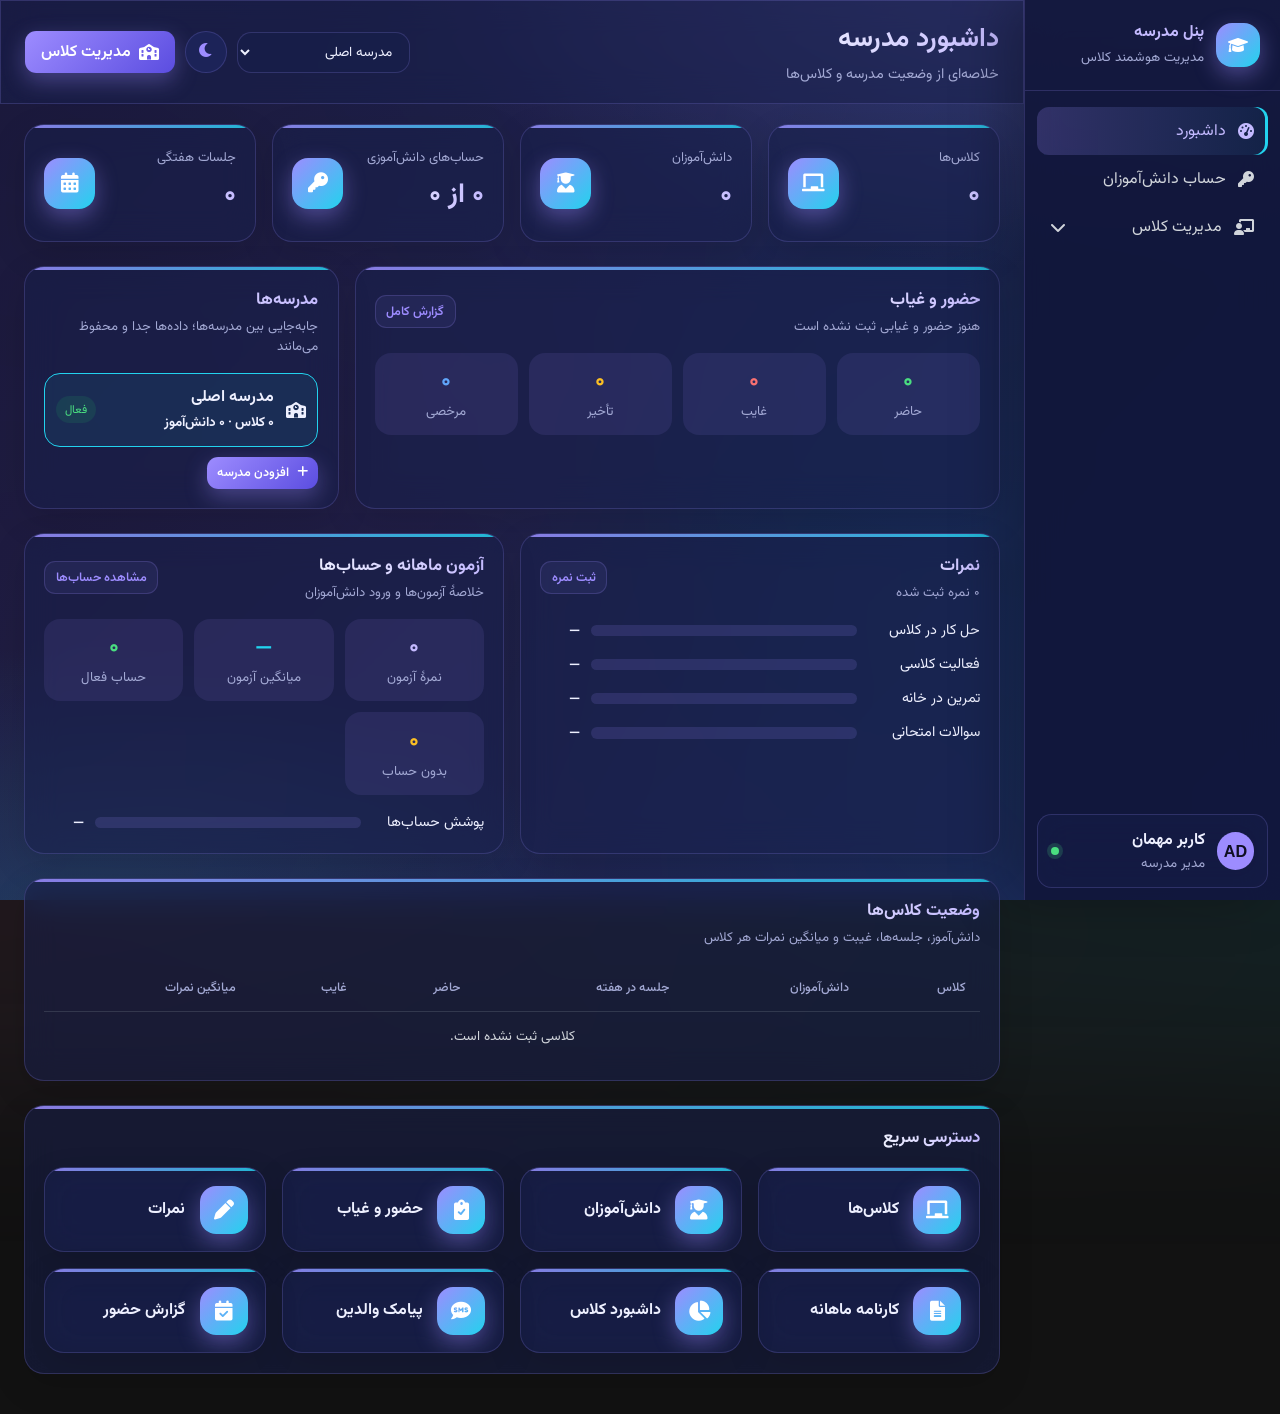
<file: index.html>
<!DOCTYPE html>
<html lang="fa" dir="rtl">
<head>
  <meta charset="UTF-8">
  <meta name="viewport" content="width=device-width, initial-scale=1.0">
  <meta name="description" content="داشبورد مدرسه">
  <title>داشبورد | پنل مدرسه</title>
  <link rel="stylesheet" href="assets/css/font-awesome.min.css">
  <link rel="stylesheet" href="assets/css/vazirmatn.css">
  <link rel="stylesheet" href="assets/css/app.css">
  <link rel="icon" type="image/svg+xml" href="assets/images/favicon.svg">
</head>
<body data-root="" data-page="dashboard" data-title="داشبورد مدرسه" data-subtitle="خلاصه‌ای از وضعیت مدرسه و کلاس‌ها">
  <main class="page-content" data-app-shell><div id="dash"><section class="grid grid-4 mb-2"><article class="card lift reveal" style="--delay:0ms"><div class="stat"><div><span class="stat-label">کلاس‌ها</span><p class="stat-value" id="k-classes">۰</p></div><span class="stat-icon"><i class="fas fa-chalkboard"></i></span></div></article><article class="card lift reveal" style="--delay:60ms"><div class="stat"><div><span class="stat-label">دانش‌آموزان</span><p class="stat-value" id="k-students">۰</p></div><span class="stat-icon"><i class="fas fa-user-graduate"></i></span></div></article><article class="card lift reveal" style="--delay:120ms"><div class="stat"><div><span class="stat-label">حساب‌های دانش‌آموزی</span><p class="stat-value" id="k-accounts">۰</p></div><span class="stat-icon"><i class="fas fa-key"></i></span></div></article><article class="card lift reveal" style="--delay:180ms"><div class="stat"><div><span class="stat-label">جلسات هفتگی</span><p class="stat-value" id="k-sessions">۰</p></div><span class="stat-icon"><i class="fas fa-calendar-alt"></i></span></div></article></section><section class="grid grid-3 mb-2"><article class="card span-2 reveal"><div class="section-head"><div><h2>حضور و غیاب</h2><p id="att-sub"></p></div><a class="btn btn-secondary btn-sm" href="pages/school/index.html?tab=16">گزارش کامل</a></div><div class="chips" id="att-chips"></div><div class="bars" id="att-bar" style="margin-top:1rem"></div></article><article class="card reveal"><div class="section-head"><div><h2>مدرسه‌ها</h2><p>جابه‌جایی بین مدرسه‌ها؛ داده‌ها جدا و محفوظ می‌مانند</p></div></div><div id="schools"></div><button class="btn btn-primary btn-sm" id="add-school"><i class="fas fa-plus"></i> افزودن مدرسه</button></article></section><section class="grid grid-2 mb-2"><article class="card reveal"><div class="section-head"><div><h2>نمرات</h2><p id="sc-sub"></p></div><a class="btn btn-secondary btn-sm" href="pages/school/index.html?tab=5">ثبت نمره</a></div><div class="bars" id="sc-bars"></div></article><article class="card reveal"><div class="section-head"><div><h2>آزمون ماهانه و حساب‌ها</h2><p>خلاصهٔ آزمون‌ها و ورود دانش‌آموزان</p></div><a class="btn btn-secondary btn-sm" href="pages/accounts/index.html">مشاهده حساب‌ها</a></div><div class="chips" id="ex-chips"></div><div class="bars" id="acc-bar" style="margin-top:1rem"></div></article></section><section class="card reveal mb-2"><div class="section-head"><div><h2>وضعیت کلاس‌ها</h2><p>دانش‌آموز، جلسه‌ها، غیبت و میانگین نمرات هر کلاس</p></div></div><div class="table-wrap"><table class="data-table responsive"><thead><tr><th>کلاس</th><th>دانش‌آموزان</th><th>جلسه در هفته</th><th>حاضر</th><th>غایب</th><th>میانگین نمرات</th></tr></thead><tbody id="cls-body"></tbody></table></div></section><section class="card reveal"><div class="section-head"><div><h2>دسترسی سریع</h2></div></div><div class="grid grid-4"><a class="card quick lift" href="pages/school/index.html?tab=1"><span class="stat-icon"><i class="fas fa-chalkboard"></i></span><strong>کلاس‌ها</strong></a><a class="card quick lift" href="pages/school/index.html?tab=2"><span class="stat-icon"><i class="fas fa-user-graduate"></i></span><strong>دانش‌آموزان</strong></a><a class="card quick lift" href="pages/school/index.html?tab=4"><span class="stat-icon"><i class="fas fa-clipboard-check"></i></span><strong>حضور و غیاب</strong></a><a class="card quick lift" href="pages/school/index.html?tab=5"><span class="stat-icon"><i class="fas fa-pen"></i></span><strong>نمرات</strong></a><a class="card quick lift" href="pages/school/index.html?tab=8"><span class="stat-icon"><i class="fas fa-file-alt"></i></span><strong>کارنامه ماهانه</strong></a><a class="card quick lift" href="pages/school/index.html?tab=9"><span class="stat-icon"><i class="fas fa-chart-pie"></i></span><strong>داشبورد کلاس</strong></a><a class="card quick lift" href="pages/school/index.html?tab=15"><span class="stat-icon"><i class="fas fa-sms"></i></span><strong>پیامک والدین</strong></a><a class="card quick lift" href="pages/school/index.html?tab=16"><span class="stat-icon"><i class="fas fa-calendar-check"></i></span><strong>گزارش حضور</strong></a></div></section></div></main>
  <script src="assets/js/schools.js"></script>
  <script src="assets/js/app.js"></script>
  <script src="assets/js/dashboard.js"></script>
</body>
</html>
</file>
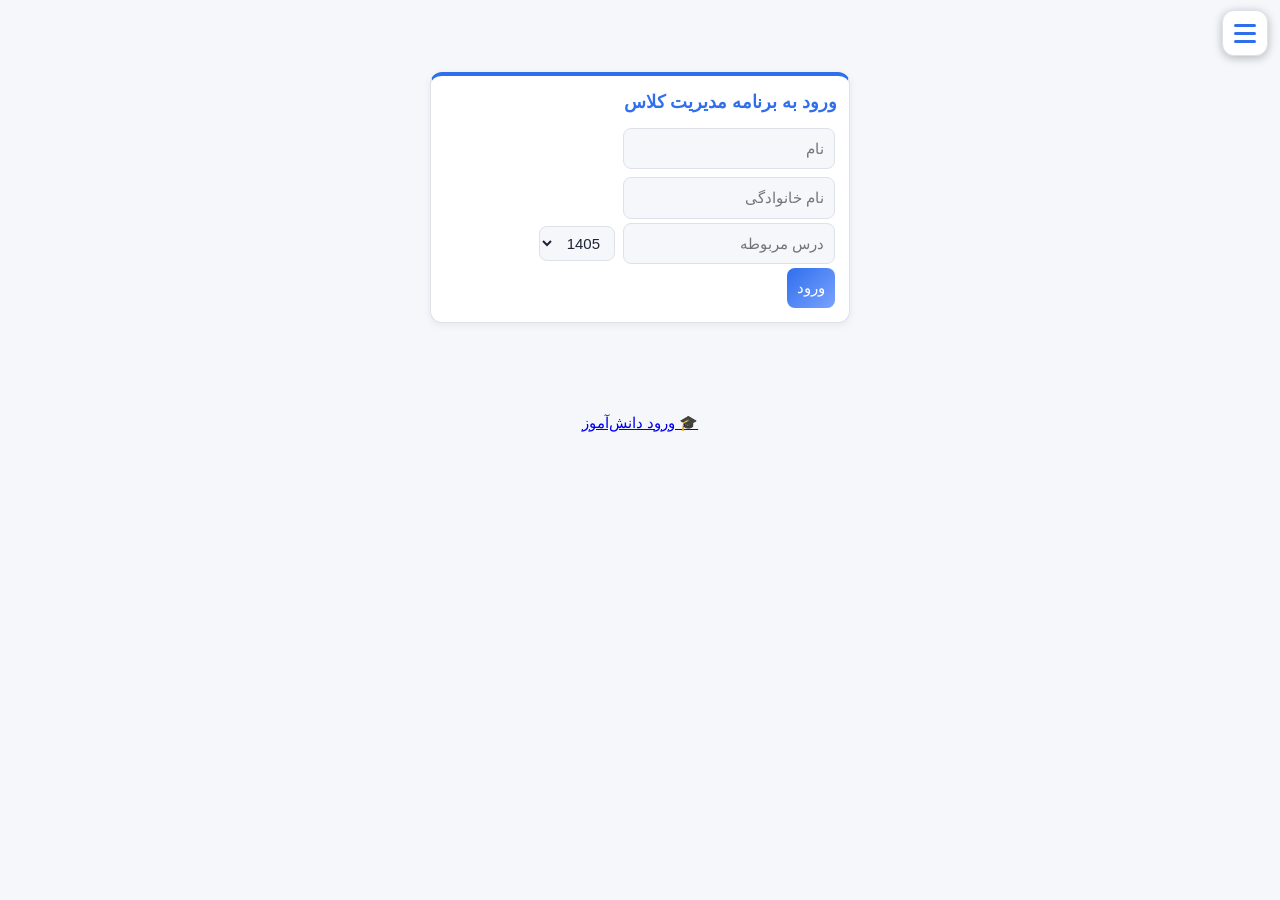
<file: class/index.html>
<!DOCTYPE html>
<html lang="fa" dir="rtl">
<head>
<meta charset="utf-8">
<meta name="viewport" content="width=device-width, initial-scale=1, viewport-fit=cover">
<title>مدیریت کلاس</title>
<meta name="description" content="برنامه مدیریت کلاس: مدرسه، کلاس‌ها، دانش‌آموزان، حضور و غیاب، نمرات و کارنامه">
<meta name="theme-color" content="#2f6fed">
<meta name="mobile-web-app-capable" content="yes">
<meta name="apple-mobile-web-app-capable" content="yes">
<meta name="apple-mobile-web-app-title" content="مدیریت کلاس">
<link rel="icon" type="image/svg+xml" href="favicon.svg">
<link rel="icon" type="image/png" sizes="32x32" href="favicon-32.png">
<link rel="icon" sizes="any" href="favicon.ico">
<link rel="apple-touch-icon" href="apple-touch-icon.png">
<link rel="manifest" href="manifest.webmanifest">
<style>
:root{--c:#2f6fed;--c2:#7aa2ff;--bg:#f6f7fb;--card:#fff;--tx:#1d2433;--mu:#667;--pr:#2f6fed;--bd:#dde1ea;--ok:#1b9c5a;--no:#d6403a;box-sizing:border-box;padding-top:env(safe-area-inset-top,0px);padding-bottom:env(safe-area-inset-bottom,0px)}
@media (prefers-color-scheme:dark){:root:not([data-theme="light"]){--bg:#10141c;--card:#1a2030;--tx:#e8ecf5;--mu:#97a0b5;--pr:#6b9bff;--bd:#2c3448}}
*{box-sizing:border-box}html{scroll-padding-top:env(safe-area-inset-top,0px)}
body{margin:0;background:var(--bg);color:var(--tx);font:15px/1.7 Vazirmatn,Tahoma,sans-serif}
header{background:linear-gradient(135deg,var(--c),var(--c2));color:#fff;padding:10px 14px;display:flex;justify-content:space-between;align-items:center;gap:8px;flex-wrap:wrap}
header small{opacity:.9}
#app{display:grid;grid-template-columns:minmax(0,1fr);align-items:start}header{grid-column:1/-1;padding-right:66px}
nav{display:flex;flex-direction:column;gap:6px;padding:68px 10px 20px;background:var(--card);border-left:1px solid var(--bd);position:fixed;top:0;right:0;bottom:0;width:min(290px,84vw);z-index:60;overflow-y:auto;box-shadow:-8px 0 28px #0005;transform:translateX(110%);visibility:hidden;transition:transform .25s ease,visibility 0s linear .25s}
nav.open{transform:none;visibility:visible;transition:transform .25s ease}
.mback{position:fixed;inset:0;background:#0006;z-index:55;display:none}.mback.open{display:block}
.hbg{position:fixed;top:calc(10px + env(safe-area-inset-top,0px));right:12px;z-index:70;width:46px;height:46px;border-radius:12px;border:1px solid var(--bd);background:var(--card);color:var(--c);box-shadow:0 2px 10px #0004;display:flex;flex-direction:column;justify-content:center;align-items:center;gap:5px;padding:0;cursor:pointer}
.hbg i{display:block;width:22px;height:3px;border-radius:2px;background:currentColor}
.mcl{border:1px solid var(--bd);border-radius:12px;padding:10px;margin-bottom:8px;background:var(--bg)}.mcl input{width:100%;margin:4px 0}
.msep{border:0;border-top:1px solid var(--bd);margin:6px 0;width:100%}
nav button{width:100%;text-align:right;border:2px solid var(--c);background:none;color:var(--tx);padding:8px 12px;border-radius:8px;font:inherit;cursor:pointer}
nav button.on{background:linear-gradient(135deg,var(--c),var(--c2));color:#fff;box-shadow:0 3px 10px #0003}
main{padding:12px;min-width:0}
.card{background:var(--card);border:1px solid var(--bd);border-radius:12px;padding:12px;margin-bottom:12px;border-top:4px solid var(--c);box-shadow:0 2px 8px #0001}
h3{margin:0 0 8px;color:var(--c)}
input,select,button.b{font:inherit;padding:7px 10px;border:1px solid var(--bd);border-radius:8px;background:var(--bg);color:var(--tx);margin:2px}
button.b{background:linear-gradient(135deg,var(--c),var(--c2));color:#fff;border:0;cursor:pointer}button.d{background:var(--no)}
.row{display:flex;flex-wrap:wrap;align-items:center;gap:4px}
.sc{overflow-x:auto}table{border-collapse:collapse;width:100%}
th,td{border:1px solid var(--bd);padding:5px 8px;text-align:center;font-size:14px}th{background:var(--c);color:#fff}
.cal{display:grid;grid-template-columns:repeat(7,1fr);gap:3px;max-width:340px}
.cal div{text-align:center;padding:6px 0;border-radius:8px;font-size:13px}
.cal .dd{cursor:pointer;border:1px solid var(--bd)}.cal .dd.on{background:var(--c);color:#fff}.cal .dd.fr{color:var(--no)}
.mu{color:var(--mu)}
#login{max-width:420px;margin:8vh auto;grid-column:1/-1;width:100%}
.kpis{display:grid;grid-template-columns:repeat(auto-fit,minmax(130px,1fr));gap:8px;margin-bottom:12px}.kp{border-radius:12px;padding:10px;color:#fff;text-align:center;box-shadow:0 3px 10px #0002}.kp b{display:block;font-size:22px}.kp span{font-size:13px}
.charts{display:grid;grid-template-columns:repeat(auto-fit,minmax(280px,1fr));gap:12px}.charts svg{width:100%;height:auto}.charts text{fill:var(--tx);font-size:10px}.pb{height:8px;border-radius:4px;background:var(--c);display:inline-block;vertical-align:middle}
@media print{@page{size:A4;margin:12mm}#app{display:block}header,nav,.hbg,.mback,.np,.mu-print-hide{display:none!important}body{background:#fff!important;color:#000!important;font-size:11pt}.card{box-shadow:none;break-inside:avoid;border:0;padding:4px;margin:0 0 8px}th{background:#ddd!important;color:#000!important}table{font-size:10pt}th,td{padding:4px}}
</style>
<script>/*!

JSZip v3.10.1 - A JavaScript class for generating and reading zip files
<http://stuartk.com/jszip>

(c) 2009-2016 Stuart Knightley <stuart [at] stuartk.com>
Dual licenced under the MIT license or GPLv3. See https://raw.github.com/Stuk/jszip/main/LICENSE.markdown.

JSZip uses the library pako released under the MIT license :
https://github.com/nodeca/pako/blob/main/LICENSE
*/

!function(e){if("object"==typeof exports&&"undefined"!=typeof module)module.exports=e();else if("function"==typeof define&&define.amd)define([],e);else{("undefined"!=typeof window?window:"undefined"!=typeof global?global:"undefined"!=typeof self?self:this).JSZip=e()}}(function(){return function s(a,o,h){function u(r,e){if(!o[r]){if(!a[r]){var t="function"==typeof require&&require;if(!e&&t)return t(r,!0);if(l)return l(r,!0);var n=new Error("Cannot find module '"+r+"'");throw n.code="MODULE_NOT_FOUND",n}var i=o[r]={exports:{}};a[r][0].call(i.exports,function(e){var t=a[r][1][e];return u(t||e)},i,i.exports,s,a,o,h)}return o[r].exports}for(var l="function"==typeof require&&require,e=0;e<h.length;e++)u(h[e]);return u}({1:[function(e,t,r){"use strict";var d=e("./utils"),c=e("./support"),p="ABCDEFGHIJKLMNOPQRSTUVWXYZabcdefghijklmnopqrstuvwxyz0123456789+/=";r.encode=function(e){for(var t,r,n,i,s,a,o,h=[],u=0,l=e.length,f=l,c="string"!==d.getTypeOf(e);u<e.length;)f=l-u,n=c?(t=e[u++],r=u<l?e[u++]:0,u<l?e[u++]:0):(t=e.charCodeAt(u++),r=u<l?e.charCodeAt(u++):0,u<l?e.charCodeAt(u++):0),i=t>>2,s=(3&t)<<4|r>>4,a=1<f?(15&r)<<2|n>>6:64,o=2<f?63&n:64,h.push(p.charAt(i)+p.charAt(s)+p.charAt(a)+p.charAt(o));return h.join("")},r.decode=function(e){var t,r,n,i,s,a,o=0,h=0,u="data:";if(e.substr(0,u.length)===u)throw new Error("Invalid base64 input, it looks like a data url.");var l,f=3*(e=e.replace(/[^A-Za-z0-9+/=]/g,"")).length/4;if(e.charAt(e.length-1)===p.charAt(64)&&f--,e.charAt(e.length-2)===p.charAt(64)&&f--,f%1!=0)throw new Error("Invalid base64 input, bad content length.");for(l=c.uint8array?new Uint8Array(0|f):new Array(0|f);o<e.length;)t=p.indexOf(e.charAt(o++))<<2|(i=p.indexOf(e.charAt(o++)))>>4,r=(15&i)<<4|(s=p.indexOf(e.charAt(o++)))>>2,n=(3&s)<<6|(a=p.indexOf(e.charAt(o++))),l[h++]=t,64!==s&&(l[h++]=r),64!==a&&(l[h++]=n);return l}},{"./support":30,"./utils":32}],2:[function(e,t,r){"use strict";var n=e("./external"),i=e("./stream/DataWorker"),s=e("./stream/Crc32Probe"),a=e("./stream/DataLengthProbe");function o(e,t,r,n,i){this.compressedSize=e,this.uncompressedSize=t,this.crc32=r,this.compression=n,this.compressedContent=i}o.prototype={getContentWorker:function(){var e=new i(n.Promise.resolve(this.compressedContent)).pipe(this.compression.uncompressWorker()).pipe(new a("data_length")),t=this;return e.on("end",function(){if(this.streamInfo.data_length!==t.uncompressedSize)throw new Error("Bug : uncompressed data size mismatch")}),e},getCompressedWorker:function(){return new i(n.Promise.resolve(this.compressedContent)).withStreamInfo("compressedSize",this.compressedSize).withStreamInfo("uncompressedSize",this.uncompressedSize).withStreamInfo("crc32",this.crc32).withStreamInfo("compression",this.compression)}},o.createWorkerFrom=function(e,t,r){return e.pipe(new s).pipe(new a("uncompressedSize")).pipe(t.compressWorker(r)).pipe(new a("compressedSize")).withStreamInfo("compression",t)},t.exports=o},{"./external":6,"./stream/Crc32Probe":25,"./stream/DataLengthProbe":26,"./stream/DataWorker":27}],3:[function(e,t,r){"use strict";var n=e("./stream/GenericWorker");r.STORE={magic:"\0\0",compressWorker:function(){return new n("STORE compression")},uncompressWorker:function(){return new n("STORE decompression")}},r.DEFLATE=e("./flate")},{"./flate":7,"./stream/GenericWorker":28}],4:[function(e,t,r){"use strict";var n=e("./utils");var o=function(){for(var e,t=[],r=0;r<256;r++){e=r;for(var n=0;n<8;n++)e=1&e?3988292384^e>>>1:e>>>1;t[r]=e}return t}();t.exports=function(e,t){return void 0!==e&&e.length?"string"!==n.getTypeOf(e)?function(e,t,r,n){var i=o,s=n+r;e^=-1;for(var a=n;a<s;a++)e=e>>>8^i[255&(e^t[a])];return-1^e}(0|t,e,e.length,0):function(e,t,r,n){var i=o,s=n+r;e^=-1;for(var a=n;a<s;a++)e=e>>>8^i[255&(e^t.charCodeAt(a))];return-1^e}(0|t,e,e.length,0):0}},{"./utils":32}],5:[function(e,t,r){"use strict";r.base64=!1,r.binary=!1,r.dir=!1,r.createFolders=!0,r.date=null,r.compression=null,r.compressionOptions=null,r.comment=null,r.unixPermissions=null,r.dosPermissions=null},{}],6:[function(e,t,r){"use strict";var n=null;n="undefined"!=typeof Promise?Promise:e("lie"),t.exports={Promise:n}},{lie:37}],7:[function(e,t,r){"use strict";var n="undefined"!=typeof Uint8Array&&"undefined"!=typeof Uint16Array&&"undefined"!=typeof Uint32Array,i=e("pako"),s=e("./utils"),a=e("./stream/GenericWorker"),o=n?"uint8array":"array";function h(e,t){a.call(this,"FlateWorker/"+e),this._pako=null,this._pakoAction=e,this._pakoOptions=t,this.meta={}}r.magic="\b\0",s.inherits(h,a),h.prototype.processChunk=function(e){this.meta=e.meta,null===this._pako&&this._createPako(),this._pako.push(s.transformTo(o,e.data),!1)},h.prototype.flush=function(){a.prototype.flush.call(this),null===this._pako&&this._createPako(),this._pako.push([],!0)},h.prototype.cleanUp=function(){a.prototype.cleanUp.call(this),this._pako=null},h.prototype._createPako=function(){this._pako=new i[this._pakoAction]({raw:!0,level:this._pakoOptions.level||-1});var t=this;this._pako.onData=function(e){t.push({data:e,meta:t.meta})}},r.compressWorker=function(e){return new h("Deflate",e)},r.uncompressWorker=function(){return new h("Inflate",{})}},{"./stream/GenericWorker":28,"./utils":32,pako:38}],8:[function(e,t,r){"use strict";function A(e,t){var r,n="";for(r=0;r<t;r++)n+=String.fromCharCode(255&e),e>>>=8;return n}function n(e,t,r,n,i,s){var a,o,h=e.file,u=e.compression,l=s!==O.utf8encode,f=I.transformTo("string",s(h.name)),c=I.transformTo("string",O.utf8encode(h.name)),d=h.comment,p=I.transformTo("string",s(d)),m=I.transformTo("string",O.utf8encode(d)),_=c.length!==h.name.length,g=m.length!==d.length,b="",v="",y="",w=h.dir,k=h.date,x={crc32:0,compressedSize:0,uncompressedSize:0};t&&!r||(x.crc32=e.crc32,x.compressedSize=e.compressedSize,x.uncompressedSize=e.uncompressedSize);var S=0;t&&(S|=8),l||!_&&!g||(S|=2048);var z=0,C=0;w&&(z|=16),"UNIX"===i?(C=798,z|=function(e,t){var r=e;return e||(r=t?16893:33204),(65535&r)<<16}(h.unixPermissions,w)):(C=20,z|=function(e){return 63&(e||0)}(h.dosPermissions)),a=k.getUTCHours(),a<<=6,a|=k.getUTCMinutes(),a<<=5,a|=k.getUTCSeconds()/2,o=k.getUTCFullYear()-1980,o<<=4,o|=k.getUTCMonth()+1,o<<=5,o|=k.getUTCDate(),_&&(v=A(1,1)+A(B(f),4)+c,b+="up"+A(v.length,2)+v),g&&(y=A(1,1)+A(B(p),4)+m,b+="uc"+A(y.length,2)+y);var E="";return E+="\n\0",E+=A(S,2),E+=u.magic,E+=A(a,2),E+=A(o,2),E+=A(x.crc32,4),E+=A(x.compressedSize,4),E+=A(x.uncompressedSize,4),E+=A(f.length,2),E+=A(b.length,2),{fileRecord:R.LOCAL_FILE_HEADER+E+f+b,dirRecord:R.CENTRAL_FILE_HEADER+A(C,2)+E+A(p.length,2)+"\0\0\0\0"+A(z,4)+A(n,4)+f+b+p}}var I=e("../utils"),i=e("../stream/GenericWorker"),O=e("../utf8"),B=e("../crc32"),R=e("../signature");function s(e,t,r,n){i.call(this,"ZipFileWorker"),this.bytesWritten=0,this.zipComment=t,this.zipPlatform=r,this.encodeFileName=n,this.streamFiles=e,this.accumulate=!1,this.contentBuffer=[],this.dirRecords=[],this.currentSourceOffset=0,this.entriesCount=0,this.currentFile=null,this._sources=[]}I.inherits(s,i),s.prototype.push=function(e){var t=e.meta.percent||0,r=this.entriesCount,n=this._sources.length;this.accumulate?this.contentBuffer.push(e):(this.bytesWritten+=e.data.length,i.prototype.push.call(this,{data:e.data,meta:{currentFile:this.currentFile,percent:r?(t+100*(r-n-1))/r:100}}))},s.prototype.openedSource=function(e){this.currentSourceOffset=this.bytesWritten,this.currentFile=e.file.name;var t=this.streamFiles&&!e.file.dir;if(t){var r=n(e,t,!1,this.currentSourceOffset,this.zipPlatform,this.encodeFileName);this.push({data:r.fileRecord,meta:{percent:0}})}else this.accumulate=!0},s.prototype.closedSource=function(e){this.accumulate=!1;var t=this.streamFiles&&!e.file.dir,r=n(e,t,!0,this.currentSourceOffset,this.zipPlatform,this.encodeFileName);if(this.dirRecords.push(r.dirRecord),t)this.push({data:function(e){return R.DATA_DESCRIPTOR+A(e.crc32,4)+A(e.compressedSize,4)+A(e.uncompressedSize,4)}(e),meta:{percent:100}});else for(this.push({data:r.fileRecord,meta:{percent:0}});this.contentBuffer.length;)this.push(this.contentBuffer.shift());this.currentFile=null},s.prototype.flush=function(){for(var e=this.bytesWritten,t=0;t<this.dirRecords.length;t++)this.push({data:this.dirRecords[t],meta:{percent:100}});var r=this.bytesWritten-e,n=function(e,t,r,n,i){var s=I.transformTo("string",i(n));return R.CENTRAL_DIRECTORY_END+"\0\0\0\0"+A(e,2)+A(e,2)+A(t,4)+A(r,4)+A(s.length,2)+s}(this.dirRecords.length,r,e,this.zipComment,this.encodeFileName);this.push({data:n,meta:{percent:100}})},s.prototype.prepareNextSource=function(){this.previous=this._sources.shift(),this.openedSource(this.previous.streamInfo),this.isPaused?this.previous.pause():this.previous.resume()},s.prototype.registerPrevious=function(e){this._sources.push(e);var t=this;return e.on("data",function(e){t.processChunk(e)}),e.on("end",function(){t.closedSource(t.previous.streamInfo),t._sources.length?t.prepareNextSource():t.end()}),e.on("error",function(e){t.error(e)}),this},s.prototype.resume=function(){return!!i.prototype.resume.call(this)&&(!this.previous&&this._sources.length?(this.prepareNextSource(),!0):this.previous||this._sources.length||this.generatedError?void 0:(this.end(),!0))},s.prototype.error=function(e){var t=this._sources;if(!i.prototype.error.call(this,e))return!1;for(var r=0;r<t.length;r++)try{t[r].error(e)}catch(e){}return!0},s.prototype.lock=function(){i.prototype.lock.call(this);for(var e=this._sources,t=0;t<e.length;t++)e[t].lock()},t.exports=s},{"../crc32":4,"../signature":23,"../stream/GenericWorker":28,"../utf8":31,"../utils":32}],9:[function(e,t,r){"use strict";var u=e("../compressions"),n=e("./ZipFileWorker");r.generateWorker=function(e,a,t){var o=new n(a.streamFiles,t,a.platform,a.encodeFileName),h=0;try{e.forEach(function(e,t){h++;var r=function(e,t){var r=e||t,n=u[r];if(!n)throw new Error(r+" is not a valid compression method !");return n}(t.options.compression,a.compression),n=t.options.compressionOptions||a.compressionOptions||{},i=t.dir,s=t.date;t._compressWorker(r,n).withStreamInfo("file",{name:e,dir:i,date:s,comment:t.comment||"",unixPermissions:t.unixPermissions,dosPermissions:t.dosPermissions}).pipe(o)}),o.entriesCount=h}catch(e){o.error(e)}return o}},{"../compressions":3,"./ZipFileWorker":8}],10:[function(e,t,r){"use strict";function n(){if(!(this instanceof n))return new n;if(arguments.length)throw new Error("The constructor with parameters has been removed in JSZip 3.0, please check the upgrade guide.");this.files=Object.create(null),this.comment=null,this.root="",this.clone=function(){var e=new n;for(var t in this)"function"!=typeof this[t]&&(e[t]=this[t]);return e}}(n.prototype=e("./object")).loadAsync=e("./load"),n.support=e("./support"),n.defaults=e("./defaults"),n.version="3.10.1",n.loadAsync=function(e,t){return(new n).loadAsync(e,t)},n.external=e("./external"),t.exports=n},{"./defaults":5,"./external":6,"./load":11,"./object":15,"./support":30}],11:[function(e,t,r){"use strict";var u=e("./utils"),i=e("./external"),n=e("./utf8"),s=e("./zipEntries"),a=e("./stream/Crc32Probe"),l=e("./nodejsUtils");function f(n){return new i.Promise(function(e,t){var r=n.decompressed.getContentWorker().pipe(new a);r.on("error",function(e){t(e)}).on("end",function(){r.streamInfo.crc32!==n.decompressed.crc32?t(new Error("Corrupted zip : CRC32 mismatch")):e()}).resume()})}t.exports=function(e,o){var h=this;return o=u.extend(o||{},{base64:!1,checkCRC32:!1,optimizedBinaryString:!1,createFolders:!1,decodeFileName:n.utf8decode}),l.isNode&&l.isStream(e)?i.Promise.reject(new Error("JSZip can't accept a stream when loading a zip file.")):u.prepareContent("the loaded zip file",e,!0,o.optimizedBinaryString,o.base64).then(function(e){var t=new s(o);return t.load(e),t}).then(function(e){var t=[i.Promise.resolve(e)],r=e.files;if(o.checkCRC32)for(var n=0;n<r.length;n++)t.push(f(r[n]));return i.Promise.all(t)}).then(function(e){for(var t=e.shift(),r=t.files,n=0;n<r.length;n++){var i=r[n],s=i.fileNameStr,a=u.resolve(i.fileNameStr);h.file(a,i.decompressed,{binary:!0,optimizedBinaryString:!0,date:i.date,dir:i.dir,comment:i.fileCommentStr.length?i.fileCommentStr:null,unixPermissions:i.unixPermissions,dosPermissions:i.dosPermissions,createFolders:o.createFolders}),i.dir||(h.file(a).unsafeOriginalName=s)}return t.zipComment.length&&(h.comment=t.zipComment),h})}},{"./external":6,"./nodejsUtils":14,"./stream/Crc32Probe":25,"./utf8":31,"./utils":32,"./zipEntries":33}],12:[function(e,t,r){"use strict";var n=e("../utils"),i=e("../stream/GenericWorker");function s(e,t){i.call(this,"Nodejs stream input adapter for "+e),this._upstreamEnded=!1,this._bindStream(t)}n.inherits(s,i),s.prototype._bindStream=function(e){var t=this;(this._stream=e).pause(),e.on("data",function(e){t.push({data:e,meta:{percent:0}})}).on("error",function(e){t.isPaused?this.generatedError=e:t.error(e)}).on("end",function(){t.isPaused?t._upstreamEnded=!0:t.end()})},s.prototype.pause=function(){return!!i.prototype.pause.call(this)&&(this._stream.pause(),!0)},s.prototype.resume=function(){return!!i.prototype.resume.call(this)&&(this._upstreamEnded?this.end():this._stream.resume(),!0)},t.exports=s},{"../stream/GenericWorker":28,"../utils":32}],13:[function(e,t,r){"use strict";var i=e("readable-stream").Readable;function n(e,t,r){i.call(this,t),this._helper=e;var n=this;e.on("data",function(e,t){n.push(e)||n._helper.pause(),r&&r(t)}).on("error",function(e){n.emit("error",e)}).on("end",function(){n.push(null)})}e("../utils").inherits(n,i),n.prototype._read=function(){this._helper.resume()},t.exports=n},{"../utils":32,"readable-stream":16}],14:[function(e,t,r){"use strict";t.exports={isNode:"undefined"!=typeof Buffer,newBufferFrom:function(e,t){if(Buffer.from&&Buffer.from!==Uint8Array.from)return Buffer.from(e,t);if("number"==typeof e)throw new Error('The "data" argument must not be a number');return new Buffer(e,t)},allocBuffer:function(e){if(Buffer.alloc)return Buffer.alloc(e);var t=new Buffer(e);return t.fill(0),t},isBuffer:function(e){return Buffer.isBuffer(e)},isStream:function(e){return e&&"function"==typeof e.on&&"function"==typeof e.pause&&"function"==typeof e.resume}}},{}],15:[function(e,t,r){"use strict";function s(e,t,r){var n,i=u.getTypeOf(t),s=u.extend(r||{},f);s.date=s.date||new Date,null!==s.compression&&(s.compression=s.compression.toUpperCase()),"string"==typeof s.unixPermissions&&(s.unixPermissions=parseInt(s.unixPermissions,8)),s.unixPermissions&&16384&s.unixPermissions&&(s.dir=!0),s.dosPermissions&&16&s.dosPermissions&&(s.dir=!0),s.dir&&(e=g(e)),s.createFolders&&(n=_(e))&&b.call(this,n,!0);var a="string"===i&&!1===s.binary&&!1===s.base64;r&&void 0!==r.binary||(s.binary=!a),(t instanceof c&&0===t.uncompressedSize||s.dir||!t||0===t.length)&&(s.base64=!1,s.binary=!0,t="",s.compression="STORE",i="string");var o=null;o=t instanceof c||t instanceof l?t:p.isNode&&p.isStream(t)?new m(e,t):u.prepareContent(e,t,s.binary,s.optimizedBinaryString,s.base64);var h=new d(e,o,s);this.files[e]=h}var i=e("./utf8"),u=e("./utils"),l=e("./stream/GenericWorker"),a=e("./stream/StreamHelper"),f=e("./defaults"),c=e("./compressedObject"),d=e("./zipObject"),o=e("./generate"),p=e("./nodejsUtils"),m=e("./nodejs/NodejsStreamInputAdapter"),_=function(e){"/"===e.slice(-1)&&(e=e.substring(0,e.length-1));var t=e.lastIndexOf("/");return 0<t?e.substring(0,t):""},g=function(e){return"/"!==e.slice(-1)&&(e+="/"),e},b=function(e,t){return t=void 0!==t?t:f.createFolders,e=g(e),this.files[e]||s.call(this,e,null,{dir:!0,createFolders:t}),this.files[e]};function h(e){return"[object RegExp]"===Object.prototype.toString.call(e)}var n={load:function(){throw new Error("This method has been removed in JSZip 3.0, please check the upgrade guide.")},forEach:function(e){var t,r,n;for(t in this.files)n=this.files[t],(r=t.slice(this.root.length,t.length))&&t.slice(0,this.root.length)===this.root&&e(r,n)},filter:function(r){var n=[];return this.forEach(function(e,t){r(e,t)&&n.push(t)}),n},file:function(e,t,r){if(1!==arguments.length)return e=this.root+e,s.call(this,e,t,r),this;if(h(e)){var n=e;return this.filter(function(e,t){return!t.dir&&n.test(e)})}var i=this.files[this.root+e];return i&&!i.dir?i:null},folder:function(r){if(!r)return this;if(h(r))return this.filter(function(e,t){return t.dir&&r.test(e)});var e=this.root+r,t=b.call(this,e),n=this.clone();return n.root=t.name,n},remove:function(r){r=this.root+r;var e=this.files[r];if(e||("/"!==r.slice(-1)&&(r+="/"),e=this.files[r]),e&&!e.dir)delete this.files[r];else for(var t=this.filter(function(e,t){return t.name.slice(0,r.length)===r}),n=0;n<t.length;n++)delete this.files[t[n].name];return this},generate:function(){throw new Error("This method has been removed in JSZip 3.0, please check the upgrade guide.")},generateInternalStream:function(e){var t,r={};try{if((r=u.extend(e||{},{streamFiles:!1,compression:"STORE",compressionOptions:null,type:"",platform:"DOS",comment:null,mimeType:"application/zip",encodeFileName:i.utf8encode})).type=r.type.toLowerCase(),r.compression=r.compression.toUpperCase(),"binarystring"===r.type&&(r.type="string"),!r.type)throw new Error("No output type specified.");u.checkSupport(r.type),"darwin"!==r.platform&&"freebsd"!==r.platform&&"linux"!==r.platform&&"sunos"!==r.platform||(r.platform="UNIX"),"win32"===r.platform&&(r.platform="DOS");var n=r.comment||this.comment||"";t=o.generateWorker(this,r,n)}catch(e){(t=new l("error")).error(e)}return new a(t,r.type||"string",r.mimeType)},generateAsync:function(e,t){return this.generateInternalStream(e).accumulate(t)},generateNodeStream:function(e,t){return(e=e||{}).type||(e.type="nodebuffer"),this.generateInternalStream(e).toNodejsStream(t)}};t.exports=n},{"./compressedObject":2,"./defaults":5,"./generate":9,"./nodejs/NodejsStreamInputAdapter":12,"./nodejsUtils":14,"./stream/GenericWorker":28,"./stream/StreamHelper":29,"./utf8":31,"./utils":32,"./zipObject":35}],16:[function(e,t,r){"use strict";t.exports=e("stream")},{stream:void 0}],17:[function(e,t,r){"use strict";var n=e("./DataReader");function i(e){n.call(this,e);for(var t=0;t<this.data.length;t++)e[t]=255&e[t]}e("../utils").inherits(i,n),i.prototype.byteAt=function(e){return this.data[this.zero+e]},i.prototype.lastIndexOfSignature=function(e){for(var t=e.charCodeAt(0),r=e.charCodeAt(1),n=e.charCodeAt(2),i=e.charCodeAt(3),s=this.length-4;0<=s;--s)if(this.data[s]===t&&this.data[s+1]===r&&this.data[s+2]===n&&this.data[s+3]===i)return s-this.zero;return-1},i.prototype.readAndCheckSignature=function(e){var t=e.charCodeAt(0),r=e.charCodeAt(1),n=e.charCodeAt(2),i=e.charCodeAt(3),s=this.readData(4);return t===s[0]&&r===s[1]&&n===s[2]&&i===s[3]},i.prototype.readData=function(e){if(this.checkOffset(e),0===e)return[];var t=this.data.slice(this.zero+this.index,this.zero+this.index+e);return this.index+=e,t},t.exports=i},{"../utils":32,"./DataReader":18}],18:[function(e,t,r){"use strict";var n=e("../utils");function i(e){this.data=e,this.length=e.length,this.index=0,this.zero=0}i.prototype={checkOffset:function(e){this.checkIndex(this.index+e)},checkIndex:function(e){if(this.length<this.zero+e||e<0)throw new Error("End of data reached (data length = "+this.length+", asked index = "+e+"). Corrupted zip ?")},setIndex:function(e){this.checkIndex(e),this.index=e},skip:function(e){this.setIndex(this.index+e)},byteAt:function(){},readInt:function(e){var t,r=0;for(this.checkOffset(e),t=this.index+e-1;t>=this.index;t--)r=(r<<8)+this.byteAt(t);return this.index+=e,r},readString:function(e){return n.transformTo("string",this.readData(e))},readData:function(){},lastIndexOfSignature:function(){},readAndCheckSignature:function(){},readDate:function(){var e=this.readInt(4);return new Date(Date.UTC(1980+(e>>25&127),(e>>21&15)-1,e>>16&31,e>>11&31,e>>5&63,(31&e)<<1))}},t.exports=i},{"../utils":32}],19:[function(e,t,r){"use strict";var n=e("./Uint8ArrayReader");function i(e){n.call(this,e)}e("../utils").inherits(i,n),i.prototype.readData=function(e){this.checkOffset(e);var t=this.data.slice(this.zero+this.index,this.zero+this.index+e);return this.index+=e,t},t.exports=i},{"../utils":32,"./Uint8ArrayReader":21}],20:[function(e,t,r){"use strict";var n=e("./DataReader");function i(e){n.call(this,e)}e("../utils").inherits(i,n),i.prototype.byteAt=function(e){return this.data.charCodeAt(this.zero+e)},i.prototype.lastIndexOfSignature=function(e){return this.data.lastIndexOf(e)-this.zero},i.prototype.readAndCheckSignature=function(e){return e===this.readData(4)},i.prototype.readData=function(e){this.checkOffset(e);var t=this.data.slice(this.zero+this.index,this.zero+this.index+e);return this.index+=e,t},t.exports=i},{"../utils":32,"./DataReader":18}],21:[function(e,t,r){"use strict";var n=e("./ArrayReader");function i(e){n.call(this,e)}e("../utils").inherits(i,n),i.prototype.readData=function(e){if(this.checkOffset(e),0===e)return new Uint8Array(0);var t=this.data.subarray(this.zero+this.index,this.zero+this.index+e);return this.index+=e,t},t.exports=i},{"../utils":32,"./ArrayReader":17}],22:[function(e,t,r){"use strict";var n=e("../utils"),i=e("../support"),s=e("./ArrayReader"),a=e("./StringReader"),o=e("./NodeBufferReader"),h=e("./Uint8ArrayReader");t.exports=function(e){var t=n.getTypeOf(e);return n.checkSupport(t),"string"!==t||i.uint8array?"nodebuffer"===t?new o(e):i.uint8array?new h(n.transformTo("uint8array",e)):new s(n.transformTo("array",e)):new a(e)}},{"../support":30,"../utils":32,"./ArrayReader":17,"./NodeBufferReader":19,"./StringReader":20,"./Uint8ArrayReader":21}],23:[function(e,t,r){"use strict";r.LOCAL_FILE_HEADER="PK",r.CENTRAL_FILE_HEADER="PK",r.CENTRAL_DIRECTORY_END="PK",r.ZIP64_CENTRAL_DIRECTORY_LOCATOR="PK",r.ZIP64_CENTRAL_DIRECTORY_END="PK",r.DATA_DESCRIPTOR="PK\b"},{}],24:[function(e,t,r){"use strict";var n=e("./GenericWorker"),i=e("../utils");function s(e){n.call(this,"ConvertWorker to "+e),this.destType=e}i.inherits(s,n),s.prototype.processChunk=function(e){this.push({data:i.transformTo(this.destType,e.data),meta:e.meta})},t.exports=s},{"../utils":32,"./GenericWorker":28}],25:[function(e,t,r){"use strict";var n=e("./GenericWorker"),i=e("../crc32");function s(){n.call(this,"Crc32Probe"),this.withStreamInfo("crc32",0)}e("../utils").inherits(s,n),s.prototype.processChunk=function(e){this.streamInfo.crc32=i(e.data,this.streamInfo.crc32||0),this.push(e)},t.exports=s},{"../crc32":4,"../utils":32,"./GenericWorker":28}],26:[function(e,t,r){"use strict";var n=e("../utils"),i=e("./GenericWorker");function s(e){i.call(this,"DataLengthProbe for "+e),this.propName=e,this.withStreamInfo(e,0)}n.inherits(s,i),s.prototype.processChunk=function(e){if(e){var t=this.streamInfo[this.propName]||0;this.streamInfo[this.propName]=t+e.data.length}i.prototype.processChunk.call(this,e)},t.exports=s},{"../utils":32,"./GenericWorker":28}],27:[function(e,t,r){"use strict";var n=e("../utils"),i=e("./GenericWorker");function s(e){i.call(this,"DataWorker");var t=this;this.dataIsReady=!1,this.index=0,this.max=0,this.data=null,this.type="",this._tickScheduled=!1,e.then(function(e){t.dataIsReady=!0,t.data=e,t.max=e&&e.length||0,t.type=n.getTypeOf(e),t.isPaused||t._tickAndRepeat()},function(e){t.error(e)})}n.inherits(s,i),s.prototype.cleanUp=function(){i.prototype.cleanUp.call(this),this.data=null},s.prototype.resume=function(){return!!i.prototype.resume.call(this)&&(!this._tickScheduled&&this.dataIsReady&&(this._tickScheduled=!0,n.delay(this._tickAndRepeat,[],this)),!0)},s.prototype._tickAndRepeat=function(){this._tickScheduled=!1,this.isPaused||this.isFinished||(this._tick(),this.isFinished||(n.delay(this._tickAndRepeat,[],this),this._tickScheduled=!0))},s.prototype._tick=function(){if(this.isPaused||this.isFinished)return!1;var e=null,t=Math.min(this.max,this.index+16384);if(this.index>=this.max)return this.end();switch(this.type){case"string":e=this.data.substring(this.index,t);break;case"uint8array":e=this.data.subarray(this.index,t);break;case"array":case"nodebuffer":e=this.data.slice(this.index,t)}return this.index=t,this.push({data:e,meta:{percent:this.max?this.index/this.max*100:0}})},t.exports=s},{"../utils":32,"./GenericWorker":28}],28:[function(e,t,r){"use strict";function n(e){this.name=e||"default",this.streamInfo={},this.generatedError=null,this.extraStreamInfo={},this.isPaused=!0,this.isFinished=!1,this.isLocked=!1,this._listeners={data:[],end:[],error:[]},this.previous=null}n.prototype={push:function(e){this.emit("data",e)},end:function(){if(this.isFinished)return!1;this.flush();try{this.emit("end"),this.cleanUp(),this.isFinished=!0}catch(e){this.emit("error",e)}return!0},error:function(e){return!this.isFinished&&(this.isPaused?this.generatedError=e:(this.isFinished=!0,this.emit("error",e),this.previous&&this.previous.error(e),this.cleanUp()),!0)},on:function(e,t){return this._listeners[e].push(t),this},cleanUp:function(){this.streamInfo=this.generatedError=this.extraStreamInfo=null,this._listeners=[]},emit:function(e,t){if(this._listeners[e])for(var r=0;r<this._listeners[e].length;r++)this._listeners[e][r].call(this,t)},pipe:function(e){return e.registerPrevious(this)},registerPrevious:function(e){if(this.isLocked)throw new Error("The stream '"+this+"' has already been used.");this.streamInfo=e.streamInfo,this.mergeStreamInfo(),this.previous=e;var t=this;return e.on("data",function(e){t.processChunk(e)}),e.on("end",function(){t.end()}),e.on("error",function(e){t.error(e)}),this},pause:function(){return!this.isPaused&&!this.isFinished&&(this.isPaused=!0,this.previous&&this.previous.pause(),!0)},resume:function(){if(!this.isPaused||this.isFinished)return!1;var e=this.isPaused=!1;return this.generatedError&&(this.error(this.generatedError),e=!0),this.previous&&this.previous.resume(),!e},flush:function(){},processChunk:function(e){this.push(e)},withStreamInfo:function(e,t){return this.extraStreamInfo[e]=t,this.mergeStreamInfo(),this},mergeStreamInfo:function(){for(var e in this.extraStreamInfo)Object.prototype.hasOwnProperty.call(this.extraStreamInfo,e)&&(this.streamInfo[e]=this.extraStreamInfo[e])},lock:function(){if(this.isLocked)throw new Error("The stream '"+this+"' has already been used.");this.isLocked=!0,this.previous&&this.previous.lock()},toString:function(){var e="Worker "+this.name;return this.previous?this.previous+" -> "+e:e}},t.exports=n},{}],29:[function(e,t,r){"use strict";var h=e("../utils"),i=e("./ConvertWorker"),s=e("./GenericWorker"),u=e("../base64"),n=e("../support"),a=e("../external"),o=null;if(n.nodestream)try{o=e("../nodejs/NodejsStreamOutputAdapter")}catch(e){}function l(e,o){return new a.Promise(function(t,r){var n=[],i=e._internalType,s=e._outputType,a=e._mimeType;e.on("data",function(e,t){n.push(e),o&&o(t)}).on("error",function(e){n=[],r(e)}).on("end",function(){try{var e=function(e,t,r){switch(e){case"blob":return h.newBlob(h.transformTo("arraybuffer",t),r);case"base64":return u.encode(t);default:return h.transformTo(e,t)}}(s,function(e,t){var r,n=0,i=null,s=0;for(r=0;r<t.length;r++)s+=t[r].length;switch(e){case"string":return t.join("");case"array":return Array.prototype.concat.apply([],t);case"uint8array":for(i=new Uint8Array(s),r=0;r<t.length;r++)i.set(t[r],n),n+=t[r].length;return i;case"nodebuffer":return Buffer.concat(t);default:throw new Error("concat : unsupported type '"+e+"'")}}(i,n),a);t(e)}catch(e){r(e)}n=[]}).resume()})}function f(e,t,r){var n=t;switch(t){case"blob":case"arraybuffer":n="uint8array";break;case"base64":n="string"}try{this._internalType=n,this._outputType=t,this._mimeType=r,h.checkSupport(n),this._worker=e.pipe(new i(n)),e.lock()}catch(e){this._worker=new s("error"),this._worker.error(e)}}f.prototype={accumulate:function(e){return l(this,e)},on:function(e,t){var r=this;return"data"===e?this._worker.on(e,function(e){t.call(r,e.data,e.meta)}):this._worker.on(e,function(){h.delay(t,arguments,r)}),this},resume:function(){return h.delay(this._worker.resume,[],this._worker),this},pause:function(){return this._worker.pause(),this},toNodejsStream:function(e){if(h.checkSupport("nodestream"),"nodebuffer"!==this._outputType)throw new Error(this._outputType+" is not supported by this method");return new o(this,{objectMode:"nodebuffer"!==this._outputType},e)}},t.exports=f},{"../base64":1,"../external":6,"../nodejs/NodejsStreamOutputAdapter":13,"../support":30,"../utils":32,"./ConvertWorker":24,"./GenericWorker":28}],30:[function(e,t,r){"use strict";if(r.base64=!0,r.array=!0,r.string=!0,r.arraybuffer="undefined"!=typeof ArrayBuffer&&"undefined"!=typeof Uint8Array,r.nodebuffer="undefined"!=typeof Buffer,r.uint8array="undefined"!=typeof Uint8Array,"undefined"==typeof ArrayBuffer)r.blob=!1;else{var n=new ArrayBuffer(0);try{r.blob=0===new Blob([n],{type:"application/zip"}).size}catch(e){try{var i=new(self.BlobBuilder||self.WebKitBlobBuilder||self.MozBlobBuilder||self.MSBlobBuilder);i.append(n),r.blob=0===i.getBlob("application/zip").size}catch(e){r.blob=!1}}}try{r.nodestream=!!e("readable-stream").Readable}catch(e){r.nodestream=!1}},{"readable-stream":16}],31:[function(e,t,s){"use strict";for(var o=e("./utils"),h=e("./support"),r=e("./nodejsUtils"),n=e("./stream/GenericWorker"),u=new Array(256),i=0;i<256;i++)u[i]=252<=i?6:248<=i?5:240<=i?4:224<=i?3:192<=i?2:1;u[254]=u[254]=1;function a(){n.call(this,"utf-8 decode"),this.leftOver=null}function l(){n.call(this,"utf-8 encode")}s.utf8encode=function(e){return h.nodebuffer?r.newBufferFrom(e,"utf-8"):function(e){var t,r,n,i,s,a=e.length,o=0;for(i=0;i<a;i++)55296==(64512&(r=e.charCodeAt(i)))&&i+1<a&&56320==(64512&(n=e.charCodeAt(i+1)))&&(r=65536+(r-55296<<10)+(n-56320),i++),o+=r<128?1:r<2048?2:r<65536?3:4;for(t=h.uint8array?new Uint8Array(o):new Array(o),i=s=0;s<o;i++)55296==(64512&(r=e.charCodeAt(i)))&&i+1<a&&56320==(64512&(n=e.charCodeAt(i+1)))&&(r=65536+(r-55296<<10)+(n-56320),i++),r<128?t[s++]=r:(r<2048?t[s++]=192|r>>>6:(r<65536?t[s++]=224|r>>>12:(t[s++]=240|r>>>18,t[s++]=128|r>>>12&63),t[s++]=128|r>>>6&63),t[s++]=128|63&r);return t}(e)},s.utf8decode=function(e){return h.nodebuffer?o.transformTo("nodebuffer",e).toString("utf-8"):function(e){var t,r,n,i,s=e.length,a=new Array(2*s);for(t=r=0;t<s;)if((n=e[t++])<128)a[r++]=n;else if(4<(i=u[n]))a[r++]=65533,t+=i-1;else{for(n&=2===i?31:3===i?15:7;1<i&&t<s;)n=n<<6|63&e[t++],i--;1<i?a[r++]=65533:n<65536?a[r++]=n:(n-=65536,a[r++]=55296|n>>10&1023,a[r++]=56320|1023&n)}return a.length!==r&&(a.subarray?a=a.subarray(0,r):a.length=r),o.applyFromCharCode(a)}(e=o.transformTo(h.uint8array?"uint8array":"array",e))},o.inherits(a,n),a.prototype.processChunk=function(e){var t=o.transformTo(h.uint8array?"uint8array":"array",e.data);if(this.leftOver&&this.leftOver.length){if(h.uint8array){var r=t;(t=new Uint8Array(r.length+this.leftOver.length)).set(this.leftOver,0),t.set(r,this.leftOver.length)}else t=this.leftOver.concat(t);this.leftOver=null}var n=function(e,t){var r;for((t=t||e.length)>e.length&&(t=e.length),r=t-1;0<=r&&128==(192&e[r]);)r--;return r<0?t:0===r?t:r+u[e[r]]>t?r:t}(t),i=t;n!==t.length&&(h.uint8array?(i=t.subarray(0,n),this.leftOver=t.subarray(n,t.length)):(i=t.slice(0,n),this.leftOver=t.slice(n,t.length))),this.push({data:s.utf8decode(i),meta:e.meta})},a.prototype.flush=function(){this.leftOver&&this.leftOver.length&&(this.push({data:s.utf8decode(this.leftOver),meta:{}}),this.leftOver=null)},s.Utf8DecodeWorker=a,o.inherits(l,n),l.prototype.processChunk=function(e){this.push({data:s.utf8encode(e.data),meta:e.meta})},s.Utf8EncodeWorker=l},{"./nodejsUtils":14,"./stream/GenericWorker":28,"./support":30,"./utils":32}],32:[function(e,t,a){"use strict";var o=e("./support"),h=e("./base64"),r=e("./nodejsUtils"),u=e("./external");function n(e){return e}function l(e,t){for(var r=0;r<e.length;++r)t[r]=255&e.charCodeAt(r);return t}e("setimmediate"),a.newBlob=function(t,r){a.checkSupport("blob");try{return new Blob([t],{type:r})}catch(e){try{var n=new(self.BlobBuilder||self.WebKitBlobBuilder||self.MozBlobBuilder||self.MSBlobBuilder);return n.append(t),n.getBlob(r)}catch(e){throw new Error("Bug : can't construct the Blob.")}}};var i={stringifyByChunk:function(e,t,r){var n=[],i=0,s=e.length;if(s<=r)return String.fromCharCode.apply(null,e);for(;i<s;)"array"===t||"nodebuffer"===t?n.push(String.fromCharCode.apply(null,e.slice(i,Math.min(i+r,s)))):n.push(String.fromCharCode.apply(null,e.subarray(i,Math.min(i+r,s)))),i+=r;return n.join("")},stringifyByChar:function(e){for(var t="",r=0;r<e.length;r++)t+=String.fromCharCode(e[r]);return t},applyCanBeUsed:{uint8array:function(){try{return o.uint8array&&1===String.fromCharCode.apply(null,new Uint8Array(1)).length}catch(e){return!1}}(),nodebuffer:function(){try{return o.nodebuffer&&1===String.fromCharCode.apply(null,r.allocBuffer(1)).length}catch(e){return!1}}()}};function s(e){var t=65536,r=a.getTypeOf(e),n=!0;if("uint8array"===r?n=i.applyCanBeUsed.uint8array:"nodebuffer"===r&&(n=i.applyCanBeUsed.nodebuffer),n)for(;1<t;)try{return i.stringifyByChunk(e,r,t)}catch(e){t=Math.floor(t/2)}return i.stringifyByChar(e)}function f(e,t){for(var r=0;r<e.length;r++)t[r]=e[r];return t}a.applyFromCharCode=s;var c={};c.string={string:n,array:function(e){return l(e,new Array(e.length))},arraybuffer:function(e){return c.string.uint8array(e).buffer},uint8array:function(e){return l(e,new Uint8Array(e.length))},nodebuffer:function(e){return l(e,r.allocBuffer(e.length))}},c.array={string:s,array:n,arraybuffer:function(e){return new Uint8Array(e).buffer},uint8array:function(e){return new Uint8Array(e)},nodebuffer:function(e){return r.newBufferFrom(e)}},c.arraybuffer={string:function(e){return s(new Uint8Array(e))},array:function(e){return f(new Uint8Array(e),new Array(e.byteLength))},arraybuffer:n,uint8array:function(e){return new Uint8Array(e)},nodebuffer:function(e){return r.newBufferFrom(new Uint8Array(e))}},c.uint8array={string:s,array:function(e){return f(e,new Array(e.length))},arraybuffer:function(e){return e.buffer},uint8array:n,nodebuffer:function(e){return r.newBufferFrom(e)}},c.nodebuffer={string:s,array:function(e){return f(e,new Array(e.length))},arraybuffer:function(e){return c.nodebuffer.uint8array(e).buffer},uint8array:function(e){return f(e,new Uint8Array(e.length))},nodebuffer:n},a.transformTo=function(e,t){if(t=t||"",!e)return t;a.checkSupport(e);var r=a.getTypeOf(t);return c[r][e](t)},a.resolve=function(e){for(var t=e.split("/"),r=[],n=0;n<t.length;n++){var i=t[n];"."===i||""===i&&0!==n&&n!==t.length-1||(".."===i?r.pop():r.push(i))}return r.join("/")},a.getTypeOf=function(e){return"string"==typeof e?"string":"[object Array]"===Object.prototype.toString.call(e)?"array":o.nodebuffer&&r.isBuffer(e)?"nodebuffer":o.uint8array&&e instanceof Uint8Array?"uint8array":o.arraybuffer&&e instanceof ArrayBuffer?"arraybuffer":void 0},a.checkSupport=function(e){if(!o[e.toLowerCase()])throw new Error(e+" is not supported by this platform")},a.MAX_VALUE_16BITS=65535,a.MAX_VALUE_32BITS=-1,a.pretty=function(e){var t,r,n="";for(r=0;r<(e||"").length;r++)n+="\\x"+((t=e.charCodeAt(r))<16?"0":"")+t.toString(16).toUpperCase();return n},a.delay=function(e,t,r){setImmediate(function(){e.apply(r||null,t||[])})},a.inherits=function(e,t){function r(){}r.prototype=t.prototype,e.prototype=new r},a.extend=function(){var e,t,r={};for(e=0;e<arguments.length;e++)for(t in arguments[e])Object.prototype.hasOwnProperty.call(arguments[e],t)&&void 0===r[t]&&(r[t]=arguments[e][t]);return r},a.prepareContent=function(r,e,n,i,s){return u.Promise.resolve(e).then(function(n){return o.blob&&(n instanceof Blob||-1!==["[object File]","[object Blob]"].indexOf(Object.prototype.toString.call(n)))&&"undefined"!=typeof FileReader?new u.Promise(function(t,r){var e=new FileReader;e.onload=function(e){t(e.target.result)},e.onerror=function(e){r(e.target.error)},e.readAsArrayBuffer(n)}):n}).then(function(e){var t=a.getTypeOf(e);return t?("arraybuffer"===t?e=a.transformTo("uint8array",e):"string"===t&&(s?e=h.decode(e):n&&!0!==i&&(e=function(e){return l(e,o.uint8array?new Uint8Array(e.length):new Array(e.length))}(e))),e):u.Promise.reject(new Error("Can't read the data of '"+r+"'. Is it in a supported JavaScript type (String, Blob, ArrayBuffer, etc) ?"))})}},{"./base64":1,"./external":6,"./nodejsUtils":14,"./support":30,setimmediate:54}],33:[function(e,t,r){"use strict";var n=e("./reader/readerFor"),i=e("./utils"),s=e("./signature"),a=e("./zipEntry"),o=e("./support");function h(e){this.files=[],this.loadOptions=e}h.prototype={checkSignature:function(e){if(!this.reader.readAndCheckSignature(e)){this.reader.index-=4;var t=this.reader.readString(4);throw new Error("Corrupted zip or bug: unexpected signature ("+i.pretty(t)+", expected "+i.pretty(e)+")")}},isSignature:function(e,t){var r=this.reader.index;this.reader.setIndex(e);var n=this.reader.readString(4)===t;return this.reader.setIndex(r),n},readBlockEndOfCentral:function(){this.diskNumber=this.reader.readInt(2),this.diskWithCentralDirStart=this.reader.readInt(2),this.centralDirRecordsOnThisDisk=this.reader.readInt(2),this.centralDirRecords=this.reader.readInt(2),this.centralDirSize=this.reader.readInt(4),this.centralDirOffset=this.reader.readInt(4),this.zipCommentLength=this.reader.readInt(2);var e=this.reader.readData(this.zipCommentLength),t=o.uint8array?"uint8array":"array",r=i.transformTo(t,e);this.zipComment=this.loadOptions.decodeFileName(r)},readBlockZip64EndOfCentral:function(){this.zip64EndOfCentralSize=this.reader.readInt(8),this.reader.skip(4),this.diskNumber=this.reader.readInt(4),this.diskWithCentralDirStart=this.reader.readInt(4),this.centralDirRecordsOnThisDisk=this.reader.readInt(8),this.centralDirRecords=this.reader.readInt(8),this.centralDirSize=this.reader.readInt(8),this.centralDirOffset=this.reader.readInt(8),this.zip64ExtensibleData={};for(var e,t,r,n=this.zip64EndOfCentralSize-44;0<n;)e=this.reader.readInt(2),t=this.reader.readInt(4),r=this.reader.readData(t),this.zip64ExtensibleData[e]={id:e,length:t,value:r}},readBlockZip64EndOfCentralLocator:function(){if(this.diskWithZip64CentralDirStart=this.reader.readInt(4),this.relativeOffsetEndOfZip64CentralDir=this.reader.readInt(8),this.disksCount=this.reader.readInt(4),1<this.disksCount)throw new Error("Multi-volumes zip are not supported")},readLocalFiles:function(){var e,t;for(e=0;e<this.files.length;e++)t=this.files[e],this.reader.setIndex(t.localHeaderOffset),this.checkSignature(s.LOCAL_FILE_HEADER),t.readLocalPart(this.reader),t.handleUTF8(),t.processAttributes()},readCentralDir:function(){var e;for(this.reader.setIndex(this.centralDirOffset);this.reader.readAndCheckSignature(s.CENTRAL_FILE_HEADER);)(e=new a({zip64:this.zip64},this.loadOptions)).readCentralPart(this.reader),this.files.push(e);if(this.centralDirRecords!==this.files.length&&0!==this.centralDirRecords&&0===this.files.length)throw new Error("Corrupted zip or bug: expected "+this.centralDirRecords+" records in central dir, got "+this.files.length)},readEndOfCentral:function(){var e=this.reader.lastIndexOfSignature(s.CENTRAL_DIRECTORY_END);if(e<0)throw!this.isSignature(0,s.LOCAL_FILE_HEADER)?new Error("Can't find end of central directory : is this a zip file ? If it is, see https://stuk.github.io/jszip/documentation/howto/read_zip.html"):new Error("Corrupted zip: can't find end of central directory");this.reader.setIndex(e);var t=e;if(this.checkSignature(s.CENTRAL_DIRECTORY_END),this.readBlockEndOfCentral(),this.diskNumber===i.MAX_VALUE_16BITS||this.diskWithCentralDirStart===i.MAX_VALUE_16BITS||this.centralDirRecordsOnThisDisk===i.MAX_VALUE_16BITS||this.centralDirRecords===i.MAX_VALUE_16BITS||this.centralDirSize===i.MAX_VALUE_32BITS||this.centralDirOffset===i.MAX_VALUE_32BITS){if(this.zip64=!0,(e=this.reader.lastIndexOfSignature(s.ZIP64_CENTRAL_DIRECTORY_LOCATOR))<0)throw new Error("Corrupted zip: can't find the ZIP64 end of central directory locator");if(this.reader.setIndex(e),this.checkSignature(s.ZIP64_CENTRAL_DIRECTORY_LOCATOR),this.readBlockZip64EndOfCentralLocator(),!this.isSignature(this.relativeOffsetEndOfZip64CentralDir,s.ZIP64_CENTRAL_DIRECTORY_END)&&(this.relativeOffsetEndOfZip64CentralDir=this.reader.lastIndexOfSignature(s.ZIP64_CENTRAL_DIRECTORY_END),this.relativeOffsetEndOfZip64CentralDir<0))throw new Error("Corrupted zip: can't find the ZIP64 end of central directory");this.reader.setIndex(this.relativeOffsetEndOfZip64CentralDir),this.checkSignature(s.ZIP64_CENTRAL_DIRECTORY_END),this.readBlockZip64EndOfCentral()}var r=this.centralDirOffset+this.centralDirSize;this.zip64&&(r+=20,r+=12+this.zip64EndOfCentralSize);var n=t-r;if(0<n)this.isSignature(t,s.CENTRAL_FILE_HEADER)||(this.reader.zero=n);else if(n<0)throw new Error("Corrupted zip: missing "+Math.abs(n)+" bytes.")},prepareReader:function(e){this.reader=n(e)},load:function(e){this.prepareReader(e),this.readEndOfCentral(),this.readCentralDir(),this.readLocalFiles()}},t.exports=h},{"./reader/readerFor":22,"./signature":23,"./support":30,"./utils":32,"./zipEntry":34}],34:[function(e,t,r){"use strict";var n=e("./reader/readerFor"),s=e("./utils"),i=e("./compressedObject"),a=e("./crc32"),o=e("./utf8"),h=e("./compressions"),u=e("./support");function l(e,t){this.options=e,this.loadOptions=t}l.prototype={isEncrypted:function(){return 1==(1&this.bitFlag)},useUTF8:function(){return 2048==(2048&this.bitFlag)},readLocalPart:function(e){var t,r;if(e.skip(22),this.fileNameLength=e.readInt(2),r=e.readInt(2),this.fileName=e.readData(this.fileNameLength),e.skip(r),-1===this.compressedSize||-1===this.uncompressedSize)throw new Error("Bug or corrupted zip : didn't get enough information from the central directory (compressedSize === -1 || uncompressedSize === -1)");if(null===(t=function(e){for(var t in h)if(Object.prototype.hasOwnProperty.call(h,t)&&h[t].magic===e)return h[t];return null}(this.compressionMethod)))throw new Error("Corrupted zip : compression "+s.pretty(this.compressionMethod)+" unknown (inner file : "+s.transformTo("string",this.fileName)+")");this.decompressed=new i(this.compressedSize,this.uncompressedSize,this.crc32,t,e.readData(this.compressedSize))},readCentralPart:function(e){this.versionMadeBy=e.readInt(2),e.skip(2),this.bitFlag=e.readInt(2),this.compressionMethod=e.readString(2),this.date=e.readDate(),this.crc32=e.readInt(4),this.compressedSize=e.readInt(4),this.uncompressedSize=e.readInt(4);var t=e.readInt(2);if(this.extraFieldsLength=e.readInt(2),this.fileCommentLength=e.readInt(2),this.diskNumberStart=e.readInt(2),this.internalFileAttributes=e.readInt(2),this.externalFileAttributes=e.readInt(4),this.localHeaderOffset=e.readInt(4),this.isEncrypted())throw new Error("Encrypted zip are not supported");e.skip(t),this.readExtraFields(e),this.parseZIP64ExtraField(e),this.fileComment=e.readData(this.fileCommentLength)},processAttributes:function(){this.unixPermissions=null,this.dosPermissions=null;var e=this.versionMadeBy>>8;this.dir=!!(16&this.externalFileAttributes),0==e&&(this.dosPermissions=63&this.externalFileAttributes),3==e&&(this.unixPermissions=this.externalFileAttributes>>16&65535),this.dir||"/"!==this.fileNameStr.slice(-1)||(this.dir=!0)},parseZIP64ExtraField:function(){if(this.extraFields[1]){var e=n(this.extraFields[1].value);this.uncompressedSize===s.MAX_VALUE_32BITS&&(this.uncompressedSize=e.readInt(8)),this.compressedSize===s.MAX_VALUE_32BITS&&(this.compressedSize=e.readInt(8)),this.localHeaderOffset===s.MAX_VALUE_32BITS&&(this.localHeaderOffset=e.readInt(8)),this.diskNumberStart===s.MAX_VALUE_32BITS&&(this.diskNumberStart=e.readInt(4))}},readExtraFields:function(e){var t,r,n,i=e.index+this.extraFieldsLength;for(this.extraFields||(this.extraFields={});e.index+4<i;)t=e.readInt(2),r=e.readInt(2),n=e.readData(r),this.extraFields[t]={id:t,length:r,value:n};e.setIndex(i)},handleUTF8:function(){var e=u.uint8array?"uint8array":"array";if(this.useUTF8())this.fileNameStr=o.utf8decode(this.fileName),this.fileCommentStr=o.utf8decode(this.fileComment);else{var t=this.findExtraFieldUnicodePath();if(null!==t)this.fileNameStr=t;else{var r=s.transformTo(e,this.fileName);this.fileNameStr=this.loadOptions.decodeFileName(r)}var n=this.findExtraFieldUnicodeComment();if(null!==n)this.fileCommentStr=n;else{var i=s.transformTo(e,this.fileComment);this.fileCommentStr=this.loadOptions.decodeFileName(i)}}},findExtraFieldUnicodePath:function(){var e=this.extraFields[28789];if(e){var t=n(e.value);return 1!==t.readInt(1)?null:a(this.fileName)!==t.readInt(4)?null:o.utf8decode(t.readData(e.length-5))}return null},findExtraFieldUnicodeComment:function(){var e=this.extraFields[25461];if(e){var t=n(e.value);return 1!==t.readInt(1)?null:a(this.fileComment)!==t.readInt(4)?null:o.utf8decode(t.readData(e.length-5))}return null}},t.exports=l},{"./compressedObject":2,"./compressions":3,"./crc32":4,"./reader/readerFor":22,"./support":30,"./utf8":31,"./utils":32}],35:[function(e,t,r){"use strict";function n(e,t,r){this.name=e,this.dir=r.dir,this.date=r.date,this.comment=r.comment,this.unixPermissions=r.unixPermissions,this.dosPermissions=r.dosPermissions,this._data=t,this._dataBinary=r.binary,this.options={compression:r.compression,compressionOptions:r.compressionOptions}}var s=e("./stream/StreamHelper"),i=e("./stream/DataWorker"),a=e("./utf8"),o=e("./compressedObject"),h=e("./stream/GenericWorker");n.prototype={internalStream:function(e){var t=null,r="string";try{if(!e)throw new Error("No output type specified.");var n="string"===(r=e.toLowerCase())||"text"===r;"binarystring"!==r&&"text"!==r||(r="string"),t=this._decompressWorker();var i=!this._dataBinary;i&&!n&&(t=t.pipe(new a.Utf8EncodeWorker)),!i&&n&&(t=t.pipe(new a.Utf8DecodeWorker))}catch(e){(t=new h("error")).error(e)}return new s(t,r,"")},async:function(e,t){return this.internalStream(e).accumulate(t)},nodeStream:function(e,t){return this.internalStream(e||"nodebuffer").toNodejsStream(t)},_compressWorker:function(e,t){if(this._data instanceof o&&this._data.compression.magic===e.magic)return this._data.getCompressedWorker();var r=this._decompressWorker();return this._dataBinary||(r=r.pipe(new a.Utf8EncodeWorker)),o.createWorkerFrom(r,e,t)},_decompressWorker:function(){return this._data instanceof o?this._data.getContentWorker():this._data instanceof h?this._data:new i(this._data)}};for(var u=["asText","asBinary","asNodeBuffer","asUint8Array","asArrayBuffer"],l=function(){throw new Error("This method has been removed in JSZip 3.0, please check the upgrade guide.")},f=0;f<u.length;f++)n.prototype[u[f]]=l;t.exports=n},{"./compressedObject":2,"./stream/DataWorker":27,"./stream/GenericWorker":28,"./stream/StreamHelper":29,"./utf8":31}],36:[function(e,l,t){(function(t){"use strict";var r,n,e=t.MutationObserver||t.WebKitMutationObserver;if(e){var i=0,s=new e(u),a=t.document.createTextNode("");s.observe(a,{characterData:!0}),r=function(){a.data=i=++i%2}}else if(t.setImmediate||void 0===t.MessageChannel)r="document"in t&&"onreadystatechange"in t.document.createElement("script")?function(){var e=t.document.createElement("script");e.onreadystatechange=function(){u(),e.onreadystatechange=null,e.parentNode.removeChild(e),e=null},t.document.documentElement.appendChild(e)}:function(){setTimeout(u,0)};else{var o=new t.MessageChannel;o.port1.onmessage=u,r=function(){o.port2.postMessage(0)}}var h=[];function u(){var e,t;n=!0;for(var r=h.length;r;){for(t=h,h=[],e=-1;++e<r;)t[e]();r=h.length}n=!1}l.exports=function(e){1!==h.push(e)||n||r()}}).call(this,"undefined"!=typeof global?global:"undefined"!=typeof self?self:"undefined"!=typeof window?window:{})},{}],37:[function(e,t,r){"use strict";var i=e("immediate");function u(){}var l={},s=["REJECTED"],a=["FULFILLED"],n=["PENDING"];function o(e){if("function"!=typeof e)throw new TypeError("resolver must be a function");this.state=n,this.queue=[],this.outcome=void 0,e!==u&&d(this,e)}function h(e,t,r){this.promise=e,"function"==typeof t&&(this.onFulfilled=t,this.callFulfilled=this.otherCallFulfilled),"function"==typeof r&&(this.onRejected=r,this.callRejected=this.otherCallRejected)}function f(t,r,n){i(function(){var e;try{e=r(n)}catch(e){return l.reject(t,e)}e===t?l.reject(t,new TypeError("Cannot resolve promise with itself")):l.resolve(t,e)})}function c(e){var t=e&&e.then;if(e&&("object"==typeof e||"function"==typeof e)&&"function"==typeof t)return function(){t.apply(e,arguments)}}function d(t,e){var r=!1;function n(e){r||(r=!0,l.reject(t,e))}function i(e){r||(r=!0,l.resolve(t,e))}var s=p(function(){e(i,n)});"error"===s.status&&n(s.value)}function p(e,t){var r={};try{r.value=e(t),r.status="success"}catch(e){r.status="error",r.value=e}return r}(t.exports=o).prototype.finally=function(t){if("function"!=typeof t)return this;var r=this.constructor;return this.then(function(e){return r.resolve(t()).then(function(){return e})},function(e){return r.resolve(t()).then(function(){throw e})})},o.prototype.catch=function(e){return this.then(null,e)},o.prototype.then=function(e,t){if("function"!=typeof e&&this.state===a||"function"!=typeof t&&this.state===s)return this;var r=new this.constructor(u);this.state!==n?f(r,this.state===a?e:t,this.outcome):this.queue.push(new h(r,e,t));return r},h.prototype.callFulfilled=function(e){l.resolve(this.promise,e)},h.prototype.otherCallFulfilled=function(e){f(this.promise,this.onFulfilled,e)},h.prototype.callRejected=function(e){l.reject(this.promise,e)},h.prototype.otherCallRejected=function(e){f(this.promise,this.onRejected,e)},l.resolve=function(e,t){var r=p(c,t);if("error"===r.status)return l.reject(e,r.value);var n=r.value;if(n)d(e,n);else{e.state=a,e.outcome=t;for(var i=-1,s=e.queue.length;++i<s;)e.queue[i].callFulfilled(t)}return e},l.reject=function(e,t){e.state=s,e.outcome=t;for(var r=-1,n=e.queue.length;++r<n;)e.queue[r].callRejected(t);return e},o.resolve=function(e){if(e instanceof this)return e;return l.resolve(new this(u),e)},o.reject=function(e){var t=new this(u);return l.reject(t,e)},o.all=function(e){var r=this;if("[object Array]"!==Object.prototype.toString.call(e))return this.reject(new TypeError("must be an array"));var n=e.length,i=!1;if(!n)return this.resolve([]);var s=new Array(n),a=0,t=-1,o=new this(u);for(;++t<n;)h(e[t],t);return o;function h(e,t){r.resolve(e).then(function(e){s[t]=e,++a!==n||i||(i=!0,l.resolve(o,s))},function(e){i||(i=!0,l.reject(o,e))})}},o.race=function(e){var t=this;if("[object Array]"!==Object.prototype.toString.call(e))return this.reject(new TypeError("must be an array"));var r=e.length,n=!1;if(!r)return this.resolve([]);var i=-1,s=new this(u);for(;++i<r;)a=e[i],t.resolve(a).then(function(e){n||(n=!0,l.resolve(s,e))},function(e){n||(n=!0,l.reject(s,e))});var a;return s}},{immediate:36}],38:[function(e,t,r){"use strict";var n={};(0,e("./lib/utils/common").assign)(n,e("./lib/deflate"),e("./lib/inflate"),e("./lib/zlib/constants")),t.exports=n},{"./lib/deflate":39,"./lib/inflate":40,"./lib/utils/common":41,"./lib/zlib/constants":44}],39:[function(e,t,r){"use strict";var a=e("./zlib/deflate"),o=e("./utils/common"),h=e("./utils/strings"),i=e("./zlib/messages"),s=e("./zlib/zstream"),u=Object.prototype.toString,l=0,f=-1,c=0,d=8;function p(e){if(!(this instanceof p))return new p(e);this.options=o.assign({level:f,method:d,chunkSize:16384,windowBits:15,memLevel:8,strategy:c,to:""},e||{});var t=this.options;t.raw&&0<t.windowBits?t.windowBits=-t.windowBits:t.gzip&&0<t.windowBits&&t.windowBits<16&&(t.windowBits+=16),this.err=0,this.msg="",this.ended=!1,this.chunks=[],this.strm=new s,this.strm.avail_out=0;var r=a.deflateInit2(this.strm,t.level,t.method,t.windowBits,t.memLevel,t.strategy);if(r!==l)throw new Error(i[r]);if(t.header&&a.deflateSetHeader(this.strm,t.header),t.dictionary){var n;if(n="string"==typeof t.dictionary?h.string2buf(t.dictionary):"[object ArrayBuffer]"===u.call(t.dictionary)?new Uint8Array(t.dictionary):t.dictionary,(r=a.deflateSetDictionary(this.strm,n))!==l)throw new Error(i[r]);this._dict_set=!0}}function n(e,t){var r=new p(t);if(r.push(e,!0),r.err)throw r.msg||i[r.err];return r.result}p.prototype.push=function(e,t){var r,n,i=this.strm,s=this.options.chunkSize;if(this.ended)return!1;n=t===~~t?t:!0===t?4:0,"string"==typeof e?i.input=h.string2buf(e):"[object ArrayBuffer]"===u.call(e)?i.input=new Uint8Array(e):i.input=e,i.next_in=0,i.avail_in=i.input.length;do{if(0===i.avail_out&&(i.output=new o.Buf8(s),i.next_out=0,i.avail_out=s),1!==(r=a.deflate(i,n))&&r!==l)return this.onEnd(r),!(this.ended=!0);0!==i.avail_out&&(0!==i.avail_in||4!==n&&2!==n)||("string"===this.options.to?this.onData(h.buf2binstring(o.shrinkBuf(i.output,i.next_out))):this.onData(o.shrinkBuf(i.output,i.next_out)))}while((0<i.avail_in||0===i.avail_out)&&1!==r);return 4===n?(r=a.deflateEnd(this.strm),this.onEnd(r),this.ended=!0,r===l):2!==n||(this.onEnd(l),!(i.avail_out=0))},p.prototype.onData=function(e){this.chunks.push(e)},p.prototype.onEnd=function(e){e===l&&("string"===this.options.to?this.result=this.chunks.join(""):this.result=o.flattenChunks(this.chunks)),this.chunks=[],this.err=e,this.msg=this.strm.msg},r.Deflate=p,r.deflate=n,r.deflateRaw=function(e,t){return(t=t||{}).raw=!0,n(e,t)},r.gzip=function(e,t){return(t=t||{}).gzip=!0,n(e,t)}},{"./utils/common":41,"./utils/strings":42,"./zlib/deflate":46,"./zlib/messages":51,"./zlib/zstream":53}],40:[function(e,t,r){"use strict";var c=e("./zlib/inflate"),d=e("./utils/common"),p=e("./utils/strings"),m=e("./zlib/constants"),n=e("./zlib/messages"),i=e("./zlib/zstream"),s=e("./zlib/gzheader"),_=Object.prototype.toString;function a(e){if(!(this instanceof a))return new a(e);this.options=d.assign({chunkSize:16384,windowBits:0,to:""},e||{});var t=this.options;t.raw&&0<=t.windowBits&&t.windowBits<16&&(t.windowBits=-t.windowBits,0===t.windowBits&&(t.windowBits=-15)),!(0<=t.windowBits&&t.windowBits<16)||e&&e.windowBits||(t.windowBits+=32),15<t.windowBits&&t.windowBits<48&&0==(15&t.windowBits)&&(t.windowBits|=15),this.err=0,this.msg="",this.ended=!1,this.chunks=[],this.strm=new i,this.strm.avail_out=0;var r=c.inflateInit2(this.strm,t.windowBits);if(r!==m.Z_OK)throw new Error(n[r]);this.header=new s,c.inflateGetHeader(this.strm,this.header)}function o(e,t){var r=new a(t);if(r.push(e,!0),r.err)throw r.msg||n[r.err];return r.result}a.prototype.push=function(e,t){var r,n,i,s,a,o,h=this.strm,u=this.options.chunkSize,l=this.options.dictionary,f=!1;if(this.ended)return!1;n=t===~~t?t:!0===t?m.Z_FINISH:m.Z_NO_FLUSH,"string"==typeof e?h.input=p.binstring2buf(e):"[object ArrayBuffer]"===_.call(e)?h.input=new Uint8Array(e):h.input=e,h.next_in=0,h.avail_in=h.input.length;do{if(0===h.avail_out&&(h.output=new d.Buf8(u),h.next_out=0,h.avail_out=u),(r=c.inflate(h,m.Z_NO_FLUSH))===m.Z_NEED_DICT&&l&&(o="string"==typeof l?p.string2buf(l):"[object ArrayBuffer]"===_.call(l)?new Uint8Array(l):l,r=c.inflateSetDictionary(this.strm,o)),r===m.Z_BUF_ERROR&&!0===f&&(r=m.Z_OK,f=!1),r!==m.Z_STREAM_END&&r!==m.Z_OK)return this.onEnd(r),!(this.ended=!0);h.next_out&&(0!==h.avail_out&&r!==m.Z_STREAM_END&&(0!==h.avail_in||n!==m.Z_FINISH&&n!==m.Z_SYNC_FLUSH)||("string"===this.options.to?(i=p.utf8border(h.output,h.next_out),s=h.next_out-i,a=p.buf2string(h.output,i),h.next_out=s,h.avail_out=u-s,s&&d.arraySet(h.output,h.output,i,s,0),this.onData(a)):this.onData(d.shrinkBuf(h.output,h.next_out)))),0===h.avail_in&&0===h.avail_out&&(f=!0)}while((0<h.avail_in||0===h.avail_out)&&r!==m.Z_STREAM_END);return r===m.Z_STREAM_END&&(n=m.Z_FINISH),n===m.Z_FINISH?(r=c.inflateEnd(this.strm),this.onEnd(r),this.ended=!0,r===m.Z_OK):n!==m.Z_SYNC_FLUSH||(this.onEnd(m.Z_OK),!(h.avail_out=0))},a.prototype.onData=function(e){this.chunks.push(e)},a.prototype.onEnd=function(e){e===m.Z_OK&&("string"===this.options.to?this.result=this.chunks.join(""):this.result=d.flattenChunks(this.chunks)),this.chunks=[],this.err=e,this.msg=this.strm.msg},r.Inflate=a,r.inflate=o,r.inflateRaw=function(e,t){return(t=t||{}).raw=!0,o(e,t)},r.ungzip=o},{"./utils/common":41,"./utils/strings":42,"./zlib/constants":44,"./zlib/gzheader":47,"./zlib/inflate":49,"./zlib/messages":51,"./zlib/zstream":53}],41:[function(e,t,r){"use strict";var n="undefined"!=typeof Uint8Array&&"undefined"!=typeof Uint16Array&&"undefined"!=typeof Int32Array;r.assign=function(e){for(var t=Array.prototype.slice.call(arguments,1);t.length;){var r=t.shift();if(r){if("object"!=typeof r)throw new TypeError(r+"must be non-object");for(var n in r)r.hasOwnProperty(n)&&(e[n]=r[n])}}return e},r.shrinkBuf=function(e,t){return e.length===t?e:e.subarray?e.subarray(0,t):(e.length=t,e)};var i={arraySet:function(e,t,r,n,i){if(t.subarray&&e.subarray)e.set(t.subarray(r,r+n),i);else for(var s=0;s<n;s++)e[i+s]=t[r+s]},flattenChunks:function(e){var t,r,n,i,s,a;for(t=n=0,r=e.length;t<r;t++)n+=e[t].length;for(a=new Uint8Array(n),t=i=0,r=e.length;t<r;t++)s=e[t],a.set(s,i),i+=s.length;return a}},s={arraySet:function(e,t,r,n,i){for(var s=0;s<n;s++)e[i+s]=t[r+s]},flattenChunks:function(e){return[].concat.apply([],e)}};r.setTyped=function(e){e?(r.Buf8=Uint8Array,r.Buf16=Uint16Array,r.Buf32=Int32Array,r.assign(r,i)):(r.Buf8=Array,r.Buf16=Array,r.Buf32=Array,r.assign(r,s))},r.setTyped(n)},{}],42:[function(e,t,r){"use strict";var h=e("./common"),i=!0,s=!0;try{String.fromCharCode.apply(null,[0])}catch(e){i=!1}try{String.fromCharCode.apply(null,new Uint8Array(1))}catch(e){s=!1}for(var u=new h.Buf8(256),n=0;n<256;n++)u[n]=252<=n?6:248<=n?5:240<=n?4:224<=n?3:192<=n?2:1;function l(e,t){if(t<65537&&(e.subarray&&s||!e.subarray&&i))return String.fromCharCode.apply(null,h.shrinkBuf(e,t));for(var r="",n=0;n<t;n++)r+=String.fromCharCode(e[n]);return r}u[254]=u[254]=1,r.string2buf=function(e){var t,r,n,i,s,a=e.length,o=0;for(i=0;i<a;i++)55296==(64512&(r=e.charCodeAt(i)))&&i+1<a&&56320==(64512&(n=e.charCodeAt(i+1)))&&(r=65536+(r-55296<<10)+(n-56320),i++),o+=r<128?1:r<2048?2:r<65536?3:4;for(t=new h.Buf8(o),i=s=0;s<o;i++)55296==(64512&(r=e.charCodeAt(i)))&&i+1<a&&56320==(64512&(n=e.charCodeAt(i+1)))&&(r=65536+(r-55296<<10)+(n-56320),i++),r<128?t[s++]=r:(r<2048?t[s++]=192|r>>>6:(r<65536?t[s++]=224|r>>>12:(t[s++]=240|r>>>18,t[s++]=128|r>>>12&63),t[s++]=128|r>>>6&63),t[s++]=128|63&r);return t},r.buf2binstring=function(e){return l(e,e.length)},r.binstring2buf=function(e){for(var t=new h.Buf8(e.length),r=0,n=t.length;r<n;r++)t[r]=e.charCodeAt(r);return t},r.buf2string=function(e,t){var r,n,i,s,a=t||e.length,o=new Array(2*a);for(r=n=0;r<a;)if((i=e[r++])<128)o[n++]=i;else if(4<(s=u[i]))o[n++]=65533,r+=s-1;else{for(i&=2===s?31:3===s?15:7;1<s&&r<a;)i=i<<6|63&e[r++],s--;1<s?o[n++]=65533:i<65536?o[n++]=i:(i-=65536,o[n++]=55296|i>>10&1023,o[n++]=56320|1023&i)}return l(o,n)},r.utf8border=function(e,t){var r;for((t=t||e.length)>e.length&&(t=e.length),r=t-1;0<=r&&128==(192&e[r]);)r--;return r<0?t:0===r?t:r+u[e[r]]>t?r:t}},{"./common":41}],43:[function(e,t,r){"use strict";t.exports=function(e,t,r,n){for(var i=65535&e|0,s=e>>>16&65535|0,a=0;0!==r;){for(r-=a=2e3<r?2e3:r;s=s+(i=i+t[n++]|0)|0,--a;);i%=65521,s%=65521}return i|s<<16|0}},{}],44:[function(e,t,r){"use strict";t.exports={Z_NO_FLUSH:0,Z_PARTIAL_FLUSH:1,Z_SYNC_FLUSH:2,Z_FULL_FLUSH:3,Z_FINISH:4,Z_BLOCK:5,Z_TREES:6,Z_OK:0,Z_STREAM_END:1,Z_NEED_DICT:2,Z_ERRNO:-1,Z_STREAM_ERROR:-2,Z_DATA_ERROR:-3,Z_BUF_ERROR:-5,Z_NO_COMPRESSION:0,Z_BEST_SPEED:1,Z_BEST_COMPRESSION:9,Z_DEFAULT_COMPRESSION:-1,Z_FILTERED:1,Z_HUFFMAN_ONLY:2,Z_RLE:3,Z_FIXED:4,Z_DEFAULT_STRATEGY:0,Z_BINARY:0,Z_TEXT:1,Z_UNKNOWN:2,Z_DEFLATED:8}},{}],45:[function(e,t,r){"use strict";var o=function(){for(var e,t=[],r=0;r<256;r++){e=r;for(var n=0;n<8;n++)e=1&e?3988292384^e>>>1:e>>>1;t[r]=e}return t}();t.exports=function(e,t,r,n){var i=o,s=n+r;e^=-1;for(var a=n;a<s;a++)e=e>>>8^i[255&(e^t[a])];return-1^e}},{}],46:[function(e,t,r){"use strict";var h,c=e("../utils/common"),u=e("./trees"),d=e("./adler32"),p=e("./crc32"),n=e("./messages"),l=0,f=4,m=0,_=-2,g=-1,b=4,i=2,v=8,y=9,s=286,a=30,o=19,w=2*s+1,k=15,x=3,S=258,z=S+x+1,C=42,E=113,A=1,I=2,O=3,B=4;function R(e,t){return e.msg=n[t],t}function T(e){return(e<<1)-(4<e?9:0)}function D(e){for(var t=e.length;0<=--t;)e[t]=0}function F(e){var t=e.state,r=t.pending;r>e.avail_out&&(r=e.avail_out),0!==r&&(c.arraySet(e.output,t.pending_buf,t.pending_out,r,e.next_out),e.next_out+=r,t.pending_out+=r,e.total_out+=r,e.avail_out-=r,t.pending-=r,0===t.pending&&(t.pending_out=0))}function N(e,t){u._tr_flush_block(e,0<=e.block_start?e.block_start:-1,e.strstart-e.block_start,t),e.block_start=e.strstart,F(e.strm)}function U(e,t){e.pending_buf[e.pending++]=t}function P(e,t){e.pending_buf[e.pending++]=t>>>8&255,e.pending_buf[e.pending++]=255&t}function L(e,t){var r,n,i=e.max_chain_length,s=e.strstart,a=e.prev_length,o=e.nice_match,h=e.strstart>e.w_size-z?e.strstart-(e.w_size-z):0,u=e.window,l=e.w_mask,f=e.prev,c=e.strstart+S,d=u[s+a-1],p=u[s+a];e.prev_length>=e.good_match&&(i>>=2),o>e.lookahead&&(o=e.lookahead);do{if(u[(r=t)+a]===p&&u[r+a-1]===d&&u[r]===u[s]&&u[++r]===u[s+1]){s+=2,r++;do{}while(u[++s]===u[++r]&&u[++s]===u[++r]&&u[++s]===u[++r]&&u[++s]===u[++r]&&u[++s]===u[++r]&&u[++s]===u[++r]&&u[++s]===u[++r]&&u[++s]===u[++r]&&s<c);if(n=S-(c-s),s=c-S,a<n){if(e.match_start=t,o<=(a=n))break;d=u[s+a-1],p=u[s+a]}}}while((t=f[t&l])>h&&0!=--i);return a<=e.lookahead?a:e.lookahead}function j(e){var t,r,n,i,s,a,o,h,u,l,f=e.w_size;do{if(i=e.window_size-e.lookahead-e.strstart,e.strstart>=f+(f-z)){for(c.arraySet(e.window,e.window,f,f,0),e.match_start-=f,e.strstart-=f,e.block_start-=f,t=r=e.hash_size;n=e.head[--t],e.head[t]=f<=n?n-f:0,--r;);for(t=r=f;n=e.prev[--t],e.prev[t]=f<=n?n-f:0,--r;);i+=f}if(0===e.strm.avail_in)break;if(a=e.strm,o=e.window,h=e.strstart+e.lookahead,u=i,l=void 0,l=a.avail_in,u<l&&(l=u),r=0===l?0:(a.avail_in-=l,c.arraySet(o,a.input,a.next_in,l,h),1===a.state.wrap?a.adler=d(a.adler,o,l,h):2===a.state.wrap&&(a.adler=p(a.adler,o,l,h)),a.next_in+=l,a.total_in+=l,l),e.lookahead+=r,e.lookahead+e.insert>=x)for(s=e.strstart-e.insert,e.ins_h=e.window[s],e.ins_h=(e.ins_h<<e.hash_shift^e.window[s+1])&e.hash_mask;e.insert&&(e.ins_h=(e.ins_h<<e.hash_shift^e.window[s+x-1])&e.hash_mask,e.prev[s&e.w_mask]=e.head[e.ins_h],e.head[e.ins_h]=s,s++,e.insert--,!(e.lookahead+e.insert<x)););}while(e.lookahead<z&&0!==e.strm.avail_in)}function Z(e,t){for(var r,n;;){if(e.lookahead<z){if(j(e),e.lookahead<z&&t===l)return A;if(0===e.lookahead)break}if(r=0,e.lookahead>=x&&(e.ins_h=(e.ins_h<<e.hash_shift^e.window[e.strstart+x-1])&e.hash_mask,r=e.prev[e.strstart&e.w_mask]=e.head[e.ins_h],e.head[e.ins_h]=e.strstart),0!==r&&e.strstart-r<=e.w_size-z&&(e.match_length=L(e,r)),e.match_length>=x)if(n=u._tr_tally(e,e.strstart-e.match_start,e.match_length-x),e.lookahead-=e.match_length,e.match_length<=e.max_lazy_match&&e.lookahead>=x){for(e.match_length--;e.strstart++,e.ins_h=(e.ins_h<<e.hash_shift^e.window[e.strstart+x-1])&e.hash_mask,r=e.prev[e.strstart&e.w_mask]=e.head[e.ins_h],e.head[e.ins_h]=e.strstart,0!=--e.match_length;);e.strstart++}else e.strstart+=e.match_length,e.match_length=0,e.ins_h=e.window[e.strstart],e.ins_h=(e.ins_h<<e.hash_shift^e.window[e.strstart+1])&e.hash_mask;else n=u._tr_tally(e,0,e.window[e.strstart]),e.lookahead--,e.strstart++;if(n&&(N(e,!1),0===e.strm.avail_out))return A}return e.insert=e.strstart<x-1?e.strstart:x-1,t===f?(N(e,!0),0===e.strm.avail_out?O:B):e.last_lit&&(N(e,!1),0===e.strm.avail_out)?A:I}function W(e,t){for(var r,n,i;;){if(e.lookahead<z){if(j(e),e.lookahead<z&&t===l)return A;if(0===e.lookahead)break}if(r=0,e.lookahead>=x&&(e.ins_h=(e.ins_h<<e.hash_shift^e.window[e.strstart+x-1])&e.hash_mask,r=e.prev[e.strstart&e.w_mask]=e.head[e.ins_h],e.head[e.ins_h]=e.strstart),e.prev_length=e.match_length,e.prev_match=e.match_start,e.match_length=x-1,0!==r&&e.prev_length<e.max_lazy_match&&e.strstart-r<=e.w_size-z&&(e.match_length=L(e,r),e.match_length<=5&&(1===e.strategy||e.match_length===x&&4096<e.strstart-e.match_start)&&(e.match_length=x-1)),e.prev_length>=x&&e.match_length<=e.prev_length){for(i=e.strstart+e.lookahead-x,n=u._tr_tally(e,e.strstart-1-e.prev_match,e.prev_length-x),e.lookahead-=e.prev_length-1,e.prev_length-=2;++e.strstart<=i&&(e.ins_h=(e.ins_h<<e.hash_shift^e.window[e.strstart+x-1])&e.hash_mask,r=e.prev[e.strstart&e.w_mask]=e.head[e.ins_h],e.head[e.ins_h]=e.strstart),0!=--e.prev_length;);if(e.match_available=0,e.match_length=x-1,e.strstart++,n&&(N(e,!1),0===e.strm.avail_out))return A}else if(e.match_available){if((n=u._tr_tally(e,0,e.window[e.strstart-1]))&&N(e,!1),e.strstart++,e.lookahead--,0===e.strm.avail_out)return A}else e.match_available=1,e.strstart++,e.lookahead--}return e.match_available&&(n=u._tr_tally(e,0,e.window[e.strstart-1]),e.match_available=0),e.insert=e.strstart<x-1?e.strstart:x-1,t===f?(N(e,!0),0===e.strm.avail_out?O:B):e.last_lit&&(N(e,!1),0===e.strm.avail_out)?A:I}function M(e,t,r,n,i){this.good_length=e,this.max_lazy=t,this.nice_length=r,this.max_chain=n,this.func=i}function H(){this.strm=null,this.status=0,this.pending_buf=null,this.pending_buf_size=0,this.pending_out=0,this.pending=0,this.wrap=0,this.gzhead=null,this.gzindex=0,this.method=v,this.last_flush=-1,this.w_size=0,this.w_bits=0,this.w_mask=0,this.window=null,this.window_size=0,this.prev=null,this.head=null,this.ins_h=0,this.hash_size=0,this.hash_bits=0,this.hash_mask=0,this.hash_shift=0,this.block_start=0,this.match_length=0,this.prev_match=0,this.match_available=0,this.strstart=0,this.match_start=0,this.lookahead=0,this.prev_length=0,this.max_chain_length=0,this.max_lazy_match=0,this.level=0,this.strategy=0,this.good_match=0,this.nice_match=0,this.dyn_ltree=new c.Buf16(2*w),this.dyn_dtree=new c.Buf16(2*(2*a+1)),this.bl_tree=new c.Buf16(2*(2*o+1)),D(this.dyn_ltree),D(this.dyn_dtree),D(this.bl_tree),this.l_desc=null,this.d_desc=null,this.bl_desc=null,this.bl_count=new c.Buf16(k+1),this.heap=new c.Buf16(2*s+1),D(this.heap),this.heap_len=0,this.heap_max=0,this.depth=new c.Buf16(2*s+1),D(this.depth),this.l_buf=0,this.lit_bufsize=0,this.last_lit=0,this.d_buf=0,this.opt_len=0,this.static_len=0,this.matches=0,this.insert=0,this.bi_buf=0,this.bi_valid=0}function G(e){var t;return e&&e.state?(e.total_in=e.total_out=0,e.data_type=i,(t=e.state).pending=0,t.pending_out=0,t.wrap<0&&(t.wrap=-t.wrap),t.status=t.wrap?C:E,e.adler=2===t.wrap?0:1,t.last_flush=l,u._tr_init(t),m):R(e,_)}function K(e){var t=G(e);return t===m&&function(e){e.window_size=2*e.w_size,D(e.head),e.max_lazy_match=h[e.level].max_lazy,e.good_match=h[e.level].good_length,e.nice_match=h[e.level].nice_length,e.max_chain_length=h[e.level].max_chain,e.strstart=0,e.block_start=0,e.lookahead=0,e.insert=0,e.match_length=e.prev_length=x-1,e.match_available=0,e.ins_h=0}(e.state),t}function Y(e,t,r,n,i,s){if(!e)return _;var a=1;if(t===g&&(t=6),n<0?(a=0,n=-n):15<n&&(a=2,n-=16),i<1||y<i||r!==v||n<8||15<n||t<0||9<t||s<0||b<s)return R(e,_);8===n&&(n=9);var o=new H;return(e.state=o).strm=e,o.wrap=a,o.gzhead=null,o.w_bits=n,o.w_size=1<<o.w_bits,o.w_mask=o.w_size-1,o.hash_bits=i+7,o.hash_size=1<<o.hash_bits,o.hash_mask=o.hash_size-1,o.hash_shift=~~((o.hash_bits+x-1)/x),o.window=new c.Buf8(2*o.w_size),o.head=new c.Buf16(o.hash_size),o.prev=new c.Buf16(o.w_size),o.lit_bufsize=1<<i+6,o.pending_buf_size=4*o.lit_bufsize,o.pending_buf=new c.Buf8(o.pending_buf_size),o.d_buf=1*o.lit_bufsize,o.l_buf=3*o.lit_bufsize,o.level=t,o.strategy=s,o.method=r,K(e)}h=[new M(0,0,0,0,function(e,t){var r=65535;for(r>e.pending_buf_size-5&&(r=e.pending_buf_size-5);;){if(e.lookahead<=1){if(j(e),0===e.lookahead&&t===l)return A;if(0===e.lookahead)break}e.strstart+=e.lookahead,e.lookahead=0;var n=e.block_start+r;if((0===e.strstart||e.strstart>=n)&&(e.lookahead=e.strstart-n,e.strstart=n,N(e,!1),0===e.strm.avail_out))return A;if(e.strstart-e.block_start>=e.w_size-z&&(N(e,!1),0===e.strm.avail_out))return A}return e.insert=0,t===f?(N(e,!0),0===e.strm.avail_out?O:B):(e.strstart>e.block_start&&(N(e,!1),e.strm.avail_out),A)}),new M(4,4,8,4,Z),new M(4,5,16,8,Z),new M(4,6,32,32,Z),new M(4,4,16,16,W),new M(8,16,32,32,W),new M(8,16,128,128,W),new M(8,32,128,256,W),new M(32,128,258,1024,W),new M(32,258,258,4096,W)],r.deflateInit=function(e,t){return Y(e,t,v,15,8,0)},r.deflateInit2=Y,r.deflateReset=K,r.deflateResetKeep=G,r.deflateSetHeader=function(e,t){return e&&e.state?2!==e.state.wrap?_:(e.state.gzhead=t,m):_},r.deflate=function(e,t){var r,n,i,s;if(!e||!e.state||5<t||t<0)return e?R(e,_):_;if(n=e.state,!e.output||!e.input&&0!==e.avail_in||666===n.status&&t!==f)return R(e,0===e.avail_out?-5:_);if(n.strm=e,r=n.last_flush,n.last_flush=t,n.status===C)if(2===n.wrap)e.adler=0,U(n,31),U(n,139),U(n,8),n.gzhead?(U(n,(n.gzhead.text?1:0)+(n.gzhead.hcrc?2:0)+(n.gzhead.extra?4:0)+(n.gzhead.name?8:0)+(n.gzhead.comment?16:0)),U(n,255&n.gzhead.time),U(n,n.gzhead.time>>8&255),U(n,n.gzhead.time>>16&255),U(n,n.gzhead.time>>24&255),U(n,9===n.level?2:2<=n.strategy||n.level<2?4:0),U(n,255&n.gzhead.os),n.gzhead.extra&&n.gzhead.extra.length&&(U(n,255&n.gzhead.extra.length),U(n,n.gzhead.extra.length>>8&255)),n.gzhead.hcrc&&(e.adler=p(e.adler,n.pending_buf,n.pending,0)),n.gzindex=0,n.status=69):(U(n,0),U(n,0),U(n,0),U(n,0),U(n,0),U(n,9===n.level?2:2<=n.strategy||n.level<2?4:0),U(n,3),n.status=E);else{var a=v+(n.w_bits-8<<4)<<8;a|=(2<=n.strategy||n.level<2?0:n.level<6?1:6===n.level?2:3)<<6,0!==n.strstart&&(a|=32),a+=31-a%31,n.status=E,P(n,a),0!==n.strstart&&(P(n,e.adler>>>16),P(n,65535&e.adler)),e.adler=1}if(69===n.status)if(n.gzhead.extra){for(i=n.pending;n.gzindex<(65535&n.gzhead.extra.length)&&(n.pending!==n.pending_buf_size||(n.gzhead.hcrc&&n.pending>i&&(e.adler=p(e.adler,n.pending_buf,n.pending-i,i)),F(e),i=n.pending,n.pending!==n.pending_buf_size));)U(n,255&n.gzhead.extra[n.gzindex]),n.gzindex++;n.gzhead.hcrc&&n.pending>i&&(e.adler=p(e.adler,n.pending_buf,n.pending-i,i)),n.gzindex===n.gzhead.extra.length&&(n.gzindex=0,n.status=73)}else n.status=73;if(73===n.status)if(n.gzhead.name){i=n.pending;do{if(n.pending===n.pending_buf_size&&(n.gzhead.hcrc&&n.pending>i&&(e.adler=p(e.adler,n.pending_buf,n.pending-i,i)),F(e),i=n.pending,n.pending===n.pending_buf_size)){s=1;break}s=n.gzindex<n.gzhead.name.length?255&n.gzhead.name.charCodeAt(n.gzindex++):0,U(n,s)}while(0!==s);n.gzhead.hcrc&&n.pending>i&&(e.adler=p(e.adler,n.pending_buf,n.pending-i,i)),0===s&&(n.gzindex=0,n.status=91)}else n.status=91;if(91===n.status)if(n.gzhead.comment){i=n.pending;do{if(n.pending===n.pending_buf_size&&(n.gzhead.hcrc&&n.pending>i&&(e.adler=p(e.adler,n.pending_buf,n.pending-i,i)),F(e),i=n.pending,n.pending===n.pending_buf_size)){s=1;break}s=n.gzindex<n.gzhead.comment.length?255&n.gzhead.comment.charCodeAt(n.gzindex++):0,U(n,s)}while(0!==s);n.gzhead.hcrc&&n.pending>i&&(e.adler=p(e.adler,n.pending_buf,n.pending-i,i)),0===s&&(n.status=103)}else n.status=103;if(103===n.status&&(n.gzhead.hcrc?(n.pending+2>n.pending_buf_size&&F(e),n.pending+2<=n.pending_buf_size&&(U(n,255&e.adler),U(n,e.adler>>8&255),e.adler=0,n.status=E)):n.status=E),0!==n.pending){if(F(e),0===e.avail_out)return n.last_flush=-1,m}else if(0===e.avail_in&&T(t)<=T(r)&&t!==f)return R(e,-5);if(666===n.status&&0!==e.avail_in)return R(e,-5);if(0!==e.avail_in||0!==n.lookahead||t!==l&&666!==n.status){var o=2===n.strategy?function(e,t){for(var r;;){if(0===e.lookahead&&(j(e),0===e.lookahead)){if(t===l)return A;break}if(e.match_length=0,r=u._tr_tally(e,0,e.window[e.strstart]),e.lookahead--,e.strstart++,r&&(N(e,!1),0===e.strm.avail_out))return A}return e.insert=0,t===f?(N(e,!0),0===e.strm.avail_out?O:B):e.last_lit&&(N(e,!1),0===e.strm.avail_out)?A:I}(n,t):3===n.strategy?function(e,t){for(var r,n,i,s,a=e.window;;){if(e.lookahead<=S){if(j(e),e.lookahead<=S&&t===l)return A;if(0===e.lookahead)break}if(e.match_length=0,e.lookahead>=x&&0<e.strstart&&(n=a[i=e.strstart-1])===a[++i]&&n===a[++i]&&n===a[++i]){s=e.strstart+S;do{}while(n===a[++i]&&n===a[++i]&&n===a[++i]&&n===a[++i]&&n===a[++i]&&n===a[++i]&&n===a[++i]&&n===a[++i]&&i<s);e.match_length=S-(s-i),e.match_length>e.lookahead&&(e.match_length=e.lookahead)}if(e.match_length>=x?(r=u._tr_tally(e,1,e.match_length-x),e.lookahead-=e.match_length,e.strstart+=e.match_length,e.match_length=0):(r=u._tr_tally(e,0,e.window[e.strstart]),e.lookahead--,e.strstart++),r&&(N(e,!1),0===e.strm.avail_out))return A}return e.insert=0,t===f?(N(e,!0),0===e.strm.avail_out?O:B):e.last_lit&&(N(e,!1),0===e.strm.avail_out)?A:I}(n,t):h[n.level].func(n,t);if(o!==O&&o!==B||(n.status=666),o===A||o===O)return 0===e.avail_out&&(n.last_flush=-1),m;if(o===I&&(1===t?u._tr_align(n):5!==t&&(u._tr_stored_block(n,0,0,!1),3===t&&(D(n.head),0===n.lookahead&&(n.strstart=0,n.block_start=0,n.insert=0))),F(e),0===e.avail_out))return n.last_flush=-1,m}return t!==f?m:n.wrap<=0?1:(2===n.wrap?(U(n,255&e.adler),U(n,e.adler>>8&255),U(n,e.adler>>16&255),U(n,e.adler>>24&255),U(n,255&e.total_in),U(n,e.total_in>>8&255),U(n,e.total_in>>16&255),U(n,e.total_in>>24&255)):(P(n,e.adler>>>16),P(n,65535&e.adler)),F(e),0<n.wrap&&(n.wrap=-n.wrap),0!==n.pending?m:1)},r.deflateEnd=function(e){var t;return e&&e.state?(t=e.state.status)!==C&&69!==t&&73!==t&&91!==t&&103!==t&&t!==E&&666!==t?R(e,_):(e.state=null,t===E?R(e,-3):m):_},r.deflateSetDictionary=function(e,t){var r,n,i,s,a,o,h,u,l=t.length;if(!e||!e.state)return _;if(2===(s=(r=e.state).wrap)||1===s&&r.status!==C||r.lookahead)return _;for(1===s&&(e.adler=d(e.adler,t,l,0)),r.wrap=0,l>=r.w_size&&(0===s&&(D(r.head),r.strstart=0,r.block_start=0,r.insert=0),u=new c.Buf8(r.w_size),c.arraySet(u,t,l-r.w_size,r.w_size,0),t=u,l=r.w_size),a=e.avail_in,o=e.next_in,h=e.input,e.avail_in=l,e.next_in=0,e.input=t,j(r);r.lookahead>=x;){for(n=r.strstart,i=r.lookahead-(x-1);r.ins_h=(r.ins_h<<r.hash_shift^r.window[n+x-1])&r.hash_mask,r.prev[n&r.w_mask]=r.head[r.ins_h],r.head[r.ins_h]=n,n++,--i;);r.strstart=n,r.lookahead=x-1,j(r)}return r.strstart+=r.lookahead,r.block_start=r.strstart,r.insert=r.lookahead,r.lookahead=0,r.match_length=r.prev_length=x-1,r.match_available=0,e.next_in=o,e.input=h,e.avail_in=a,r.wrap=s,m},r.deflateInfo="pako deflate (from Nodeca project)"},{"../utils/common":41,"./adler32":43,"./crc32":45,"./messages":51,"./trees":52}],47:[function(e,t,r){"use strict";t.exports=function(){this.text=0,this.time=0,this.xflags=0,this.os=0,this.extra=null,this.extra_len=0,this.name="",this.comment="",this.hcrc=0,this.done=!1}},{}],48:[function(e,t,r){"use strict";t.exports=function(e,t){var r,n,i,s,a,o,h,u,l,f,c,d,p,m,_,g,b,v,y,w,k,x,S,z,C;r=e.state,n=e.next_in,z=e.input,i=n+(e.avail_in-5),s=e.next_out,C=e.output,a=s-(t-e.avail_out),o=s+(e.avail_out-257),h=r.dmax,u=r.wsize,l=r.whave,f=r.wnext,c=r.window,d=r.hold,p=r.bits,m=r.lencode,_=r.distcode,g=(1<<r.lenbits)-1,b=(1<<r.distbits)-1;e:do{p<15&&(d+=z[n++]<<p,p+=8,d+=z[n++]<<p,p+=8),v=m[d&g];t:for(;;){if(d>>>=y=v>>>24,p-=y,0===(y=v>>>16&255))C[s++]=65535&v;else{if(!(16&y)){if(0==(64&y)){v=m[(65535&v)+(d&(1<<y)-1)];continue t}if(32&y){r.mode=12;break e}e.msg="invalid literal/length code",r.mode=30;break e}w=65535&v,(y&=15)&&(p<y&&(d+=z[n++]<<p,p+=8),w+=d&(1<<y)-1,d>>>=y,p-=y),p<15&&(d+=z[n++]<<p,p+=8,d+=z[n++]<<p,p+=8),v=_[d&b];r:for(;;){if(d>>>=y=v>>>24,p-=y,!(16&(y=v>>>16&255))){if(0==(64&y)){v=_[(65535&v)+(d&(1<<y)-1)];continue r}e.msg="invalid distance code",r.mode=30;break e}if(k=65535&v,p<(y&=15)&&(d+=z[n++]<<p,(p+=8)<y&&(d+=z[n++]<<p,p+=8)),h<(k+=d&(1<<y)-1)){e.msg="invalid distance too far back",r.mode=30;break e}if(d>>>=y,p-=y,(y=s-a)<k){if(l<(y=k-y)&&r.sane){e.msg="invalid distance too far back",r.mode=30;break e}if(S=c,(x=0)===f){if(x+=u-y,y<w){for(w-=y;C[s++]=c[x++],--y;);x=s-k,S=C}}else if(f<y){if(x+=u+f-y,(y-=f)<w){for(w-=y;C[s++]=c[x++],--y;);if(x=0,f<w){for(w-=y=f;C[s++]=c[x++],--y;);x=s-k,S=C}}}else if(x+=f-y,y<w){for(w-=y;C[s++]=c[x++],--y;);x=s-k,S=C}for(;2<w;)C[s++]=S[x++],C[s++]=S[x++],C[s++]=S[x++],w-=3;w&&(C[s++]=S[x++],1<w&&(C[s++]=S[x++]))}else{for(x=s-k;C[s++]=C[x++],C[s++]=C[x++],C[s++]=C[x++],2<(w-=3););w&&(C[s++]=C[x++],1<w&&(C[s++]=C[x++]))}break}}break}}while(n<i&&s<o);n-=w=p>>3,d&=(1<<(p-=w<<3))-1,e.next_in=n,e.next_out=s,e.avail_in=n<i?i-n+5:5-(n-i),e.avail_out=s<o?o-s+257:257-(s-o),r.hold=d,r.bits=p}},{}],49:[function(e,t,r){"use strict";var I=e("../utils/common"),O=e("./adler32"),B=e("./crc32"),R=e("./inffast"),T=e("./inftrees"),D=1,F=2,N=0,U=-2,P=1,n=852,i=592;function L(e){return(e>>>24&255)+(e>>>8&65280)+((65280&e)<<8)+((255&e)<<24)}function s(){this.mode=0,this.last=!1,this.wrap=0,this.havedict=!1,this.flags=0,this.dmax=0,this.check=0,this.total=0,this.head=null,this.wbits=0,this.wsize=0,this.whave=0,this.wnext=0,this.window=null,this.hold=0,this.bits=0,this.length=0,this.offset=0,this.extra=0,this.lencode=null,this.distcode=null,this.lenbits=0,this.distbits=0,this.ncode=0,this.nlen=0,this.ndist=0,this.have=0,this.next=null,this.lens=new I.Buf16(320),this.work=new I.Buf16(288),this.lendyn=null,this.distdyn=null,this.sane=0,this.back=0,this.was=0}function a(e){var t;return e&&e.state?(t=e.state,e.total_in=e.total_out=t.total=0,e.msg="",t.wrap&&(e.adler=1&t.wrap),t.mode=P,t.last=0,t.havedict=0,t.dmax=32768,t.head=null,t.hold=0,t.bits=0,t.lencode=t.lendyn=new I.Buf32(n),t.distcode=t.distdyn=new I.Buf32(i),t.sane=1,t.back=-1,N):U}function o(e){var t;return e&&e.state?((t=e.state).wsize=0,t.whave=0,t.wnext=0,a(e)):U}function h(e,t){var r,n;return e&&e.state?(n=e.state,t<0?(r=0,t=-t):(r=1+(t>>4),t<48&&(t&=15)),t&&(t<8||15<t)?U:(null!==n.window&&n.wbits!==t&&(n.window=null),n.wrap=r,n.wbits=t,o(e))):U}function u(e,t){var r,n;return e?(n=new s,(e.state=n).window=null,(r=h(e,t))!==N&&(e.state=null),r):U}var l,f,c=!0;function j(e){if(c){var t;for(l=new I.Buf32(512),f=new I.Buf32(32),t=0;t<144;)e.lens[t++]=8;for(;t<256;)e.lens[t++]=9;for(;t<280;)e.lens[t++]=7;for(;t<288;)e.lens[t++]=8;for(T(D,e.lens,0,288,l,0,e.work,{bits:9}),t=0;t<32;)e.lens[t++]=5;T(F,e.lens,0,32,f,0,e.work,{bits:5}),c=!1}e.lencode=l,e.lenbits=9,e.distcode=f,e.distbits=5}function Z(e,t,r,n){var i,s=e.state;return null===s.window&&(s.wsize=1<<s.wbits,s.wnext=0,s.whave=0,s.window=new I.Buf8(s.wsize)),n>=s.wsize?(I.arraySet(s.window,t,r-s.wsize,s.wsize,0),s.wnext=0,s.whave=s.wsize):(n<(i=s.wsize-s.wnext)&&(i=n),I.arraySet(s.window,t,r-n,i,s.wnext),(n-=i)?(I.arraySet(s.window,t,r-n,n,0),s.wnext=n,s.whave=s.wsize):(s.wnext+=i,s.wnext===s.wsize&&(s.wnext=0),s.whave<s.wsize&&(s.whave+=i))),0}r.inflateReset=o,r.inflateReset2=h,r.inflateResetKeep=a,r.inflateInit=function(e){return u(e,15)},r.inflateInit2=u,r.inflate=function(e,t){var r,n,i,s,a,o,h,u,l,f,c,d,p,m,_,g,b,v,y,w,k,x,S,z,C=0,E=new I.Buf8(4),A=[16,17,18,0,8,7,9,6,10,5,11,4,12,3,13,2,14,1,15];if(!e||!e.state||!e.output||!e.input&&0!==e.avail_in)return U;12===(r=e.state).mode&&(r.mode=13),a=e.next_out,i=e.output,h=e.avail_out,s=e.next_in,n=e.input,o=e.avail_in,u=r.hold,l=r.bits,f=o,c=h,x=N;e:for(;;)switch(r.mode){case P:if(0===r.wrap){r.mode=13;break}for(;l<16;){if(0===o)break e;o--,u+=n[s++]<<l,l+=8}if(2&r.wrap&&35615===u){E[r.check=0]=255&u,E[1]=u>>>8&255,r.check=B(r.check,E,2,0),l=u=0,r.mode=2;break}if(r.flags=0,r.head&&(r.head.done=!1),!(1&r.wrap)||(((255&u)<<8)+(u>>8))%31){e.msg="incorrect header check",r.mode=30;break}if(8!=(15&u)){e.msg="unknown compression method",r.mode=30;break}if(l-=4,k=8+(15&(u>>>=4)),0===r.wbits)r.wbits=k;else if(k>r.wbits){e.msg="invalid window size",r.mode=30;break}r.dmax=1<<k,e.adler=r.check=1,r.mode=512&u?10:12,l=u=0;break;case 2:for(;l<16;){if(0===o)break e;o--,u+=n[s++]<<l,l+=8}if(r.flags=u,8!=(255&r.flags)){e.msg="unknown compression method",r.mode=30;break}if(57344&r.flags){e.msg="unknown header flags set",r.mode=30;break}r.head&&(r.head.text=u>>8&1),512&r.flags&&(E[0]=255&u,E[1]=u>>>8&255,r.check=B(r.check,E,2,0)),l=u=0,r.mode=3;case 3:for(;l<32;){if(0===o)break e;o--,u+=n[s++]<<l,l+=8}r.head&&(r.head.time=u),512&r.flags&&(E[0]=255&u,E[1]=u>>>8&255,E[2]=u>>>16&255,E[3]=u>>>24&255,r.check=B(r.check,E,4,0)),l=u=0,r.mode=4;case 4:for(;l<16;){if(0===o)break e;o--,u+=n[s++]<<l,l+=8}r.head&&(r.head.xflags=255&u,r.head.os=u>>8),512&r.flags&&(E[0]=255&u,E[1]=u>>>8&255,r.check=B(r.check,E,2,0)),l=u=0,r.mode=5;case 5:if(1024&r.flags){for(;l<16;){if(0===o)break e;o--,u+=n[s++]<<l,l+=8}r.length=u,r.head&&(r.head.extra_len=u),512&r.flags&&(E[0]=255&u,E[1]=u>>>8&255,r.check=B(r.check,E,2,0)),l=u=0}else r.head&&(r.head.extra=null);r.mode=6;case 6:if(1024&r.flags&&(o<(d=r.length)&&(d=o),d&&(r.head&&(k=r.head.extra_len-r.length,r.head.extra||(r.head.extra=new Array(r.head.extra_len)),I.arraySet(r.head.extra,n,s,d,k)),512&r.flags&&(r.check=B(r.check,n,d,s)),o-=d,s+=d,r.length-=d),r.length))break e;r.length=0,r.mode=7;case 7:if(2048&r.flags){if(0===o)break e;for(d=0;k=n[s+d++],r.head&&k&&r.length<65536&&(r.head.name+=String.fromCharCode(k)),k&&d<o;);if(512&r.flags&&(r.check=B(r.check,n,d,s)),o-=d,s+=d,k)break e}else r.head&&(r.head.name=null);r.length=0,r.mode=8;case 8:if(4096&r.flags){if(0===o)break e;for(d=0;k=n[s+d++],r.head&&k&&r.length<65536&&(r.head.comment+=String.fromCharCode(k)),k&&d<o;);if(512&r.flags&&(r.check=B(r.check,n,d,s)),o-=d,s+=d,k)break e}else r.head&&(r.head.comment=null);r.mode=9;case 9:if(512&r.flags){for(;l<16;){if(0===o)break e;o--,u+=n[s++]<<l,l+=8}if(u!==(65535&r.check)){e.msg="header crc mismatch",r.mode=30;break}l=u=0}r.head&&(r.head.hcrc=r.flags>>9&1,r.head.done=!0),e.adler=r.check=0,r.mode=12;break;case 10:for(;l<32;){if(0===o)break e;o--,u+=n[s++]<<l,l+=8}e.adler=r.check=L(u),l=u=0,r.mode=11;case 11:if(0===r.havedict)return e.next_out=a,e.avail_out=h,e.next_in=s,e.avail_in=o,r.hold=u,r.bits=l,2;e.adler=r.check=1,r.mode=12;case 12:if(5===t||6===t)break e;case 13:if(r.last){u>>>=7&l,l-=7&l,r.mode=27;break}for(;l<3;){if(0===o)break e;o--,u+=n[s++]<<l,l+=8}switch(r.last=1&u,l-=1,3&(u>>>=1)){case 0:r.mode=14;break;case 1:if(j(r),r.mode=20,6!==t)break;u>>>=2,l-=2;break e;case 2:r.mode=17;break;case 3:e.msg="invalid block type",r.mode=30}u>>>=2,l-=2;break;case 14:for(u>>>=7&l,l-=7&l;l<32;){if(0===o)break e;o--,u+=n[s++]<<l,l+=8}if((65535&u)!=(u>>>16^65535)){e.msg="invalid stored block lengths",r.mode=30;break}if(r.length=65535&u,l=u=0,r.mode=15,6===t)break e;case 15:r.mode=16;case 16:if(d=r.length){if(o<d&&(d=o),h<d&&(d=h),0===d)break e;I.arraySet(i,n,s,d,a),o-=d,s+=d,h-=d,a+=d,r.length-=d;break}r.mode=12;break;case 17:for(;l<14;){if(0===o)break e;o--,u+=n[s++]<<l,l+=8}if(r.nlen=257+(31&u),u>>>=5,l-=5,r.ndist=1+(31&u),u>>>=5,l-=5,r.ncode=4+(15&u),u>>>=4,l-=4,286<r.nlen||30<r.ndist){e.msg="too many length or distance symbols",r.mode=30;break}r.have=0,r.mode=18;case 18:for(;r.have<r.ncode;){for(;l<3;){if(0===o)break e;o--,u+=n[s++]<<l,l+=8}r.lens[A[r.have++]]=7&u,u>>>=3,l-=3}for(;r.have<19;)r.lens[A[r.have++]]=0;if(r.lencode=r.lendyn,r.lenbits=7,S={bits:r.lenbits},x=T(0,r.lens,0,19,r.lencode,0,r.work,S),r.lenbits=S.bits,x){e.msg="invalid code lengths set",r.mode=30;break}r.have=0,r.mode=19;case 19:for(;r.have<r.nlen+r.ndist;){for(;g=(C=r.lencode[u&(1<<r.lenbits)-1])>>>16&255,b=65535&C,!((_=C>>>24)<=l);){if(0===o)break e;o--,u+=n[s++]<<l,l+=8}if(b<16)u>>>=_,l-=_,r.lens[r.have++]=b;else{if(16===b){for(z=_+2;l<z;){if(0===o)break e;o--,u+=n[s++]<<l,l+=8}if(u>>>=_,l-=_,0===r.have){e.msg="invalid bit length repeat",r.mode=30;break}k=r.lens[r.have-1],d=3+(3&u),u>>>=2,l-=2}else if(17===b){for(z=_+3;l<z;){if(0===o)break e;o--,u+=n[s++]<<l,l+=8}l-=_,k=0,d=3+(7&(u>>>=_)),u>>>=3,l-=3}else{for(z=_+7;l<z;){if(0===o)break e;o--,u+=n[s++]<<l,l+=8}l-=_,k=0,d=11+(127&(u>>>=_)),u>>>=7,l-=7}if(r.have+d>r.nlen+r.ndist){e.msg="invalid bit length repeat",r.mode=30;break}for(;d--;)r.lens[r.have++]=k}}if(30===r.mode)break;if(0===r.lens[256]){e.msg="invalid code -- missing end-of-block",r.mode=30;break}if(r.lenbits=9,S={bits:r.lenbits},x=T(D,r.lens,0,r.nlen,r.lencode,0,r.work,S),r.lenbits=S.bits,x){e.msg="invalid literal/lengths set",r.mode=30;break}if(r.distbits=6,r.distcode=r.distdyn,S={bits:r.distbits},x=T(F,r.lens,r.nlen,r.ndist,r.distcode,0,r.work,S),r.distbits=S.bits,x){e.msg="invalid distances set",r.mode=30;break}if(r.mode=20,6===t)break e;case 20:r.mode=21;case 21:if(6<=o&&258<=h){e.next_out=a,e.avail_out=h,e.next_in=s,e.avail_in=o,r.hold=u,r.bits=l,R(e,c),a=e.next_out,i=e.output,h=e.avail_out,s=e.next_in,n=e.input,o=e.avail_in,u=r.hold,l=r.bits,12===r.mode&&(r.back=-1);break}for(r.back=0;g=(C=r.lencode[u&(1<<r.lenbits)-1])>>>16&255,b=65535&C,!((_=C>>>24)<=l);){if(0===o)break e;o--,u+=n[s++]<<l,l+=8}if(g&&0==(240&g)){for(v=_,y=g,w=b;g=(C=r.lencode[w+((u&(1<<v+y)-1)>>v)])>>>16&255,b=65535&C,!(v+(_=C>>>24)<=l);){if(0===o)break e;o--,u+=n[s++]<<l,l+=8}u>>>=v,l-=v,r.back+=v}if(u>>>=_,l-=_,r.back+=_,r.length=b,0===g){r.mode=26;break}if(32&g){r.back=-1,r.mode=12;break}if(64&g){e.msg="invalid literal/length code",r.mode=30;break}r.extra=15&g,r.mode=22;case 22:if(r.extra){for(z=r.extra;l<z;){if(0===o)break e;o--,u+=n[s++]<<l,l+=8}r.length+=u&(1<<r.extra)-1,u>>>=r.extra,l-=r.extra,r.back+=r.extra}r.was=r.length,r.mode=23;case 23:for(;g=(C=r.distcode[u&(1<<r.distbits)-1])>>>16&255,b=65535&C,!((_=C>>>24)<=l);){if(0===o)break e;o--,u+=n[s++]<<l,l+=8}if(0==(240&g)){for(v=_,y=g,w=b;g=(C=r.distcode[w+((u&(1<<v+y)-1)>>v)])>>>16&255,b=65535&C,!(v+(_=C>>>24)<=l);){if(0===o)break e;o--,u+=n[s++]<<l,l+=8}u>>>=v,l-=v,r.back+=v}if(u>>>=_,l-=_,r.back+=_,64&g){e.msg="invalid distance code",r.mode=30;break}r.offset=b,r.extra=15&g,r.mode=24;case 24:if(r.extra){for(z=r.extra;l<z;){if(0===o)break e;o--,u+=n[s++]<<l,l+=8}r.offset+=u&(1<<r.extra)-1,u>>>=r.extra,l-=r.extra,r.back+=r.extra}if(r.offset>r.dmax){e.msg="invalid distance too far back",r.mode=30;break}r.mode=25;case 25:if(0===h)break e;if(d=c-h,r.offset>d){if((d=r.offset-d)>r.whave&&r.sane){e.msg="invalid distance too far back",r.mode=30;break}p=d>r.wnext?(d-=r.wnext,r.wsize-d):r.wnext-d,d>r.length&&(d=r.length),m=r.window}else m=i,p=a-r.offset,d=r.length;for(h<d&&(d=h),h-=d,r.length-=d;i[a++]=m[p++],--d;);0===r.length&&(r.mode=21);break;case 26:if(0===h)break e;i[a++]=r.length,h--,r.mode=21;break;case 27:if(r.wrap){for(;l<32;){if(0===o)break e;o--,u|=n[s++]<<l,l+=8}if(c-=h,e.total_out+=c,r.total+=c,c&&(e.adler=r.check=r.flags?B(r.check,i,c,a-c):O(r.check,i,c,a-c)),c=h,(r.flags?u:L(u))!==r.check){e.msg="incorrect data check",r.mode=30;break}l=u=0}r.mode=28;case 28:if(r.wrap&&r.flags){for(;l<32;){if(0===o)break e;o--,u+=n[s++]<<l,l+=8}if(u!==(4294967295&r.total)){e.msg="incorrect length check",r.mode=30;break}l=u=0}r.mode=29;case 29:x=1;break e;case 30:x=-3;break e;case 31:return-4;case 32:default:return U}return e.next_out=a,e.avail_out=h,e.next_in=s,e.avail_in=o,r.hold=u,r.bits=l,(r.wsize||c!==e.avail_out&&r.mode<30&&(r.mode<27||4!==t))&&Z(e,e.output,e.next_out,c-e.avail_out)?(r.mode=31,-4):(f-=e.avail_in,c-=e.avail_out,e.total_in+=f,e.total_out+=c,r.total+=c,r.wrap&&c&&(e.adler=r.check=r.flags?B(r.check,i,c,e.next_out-c):O(r.check,i,c,e.next_out-c)),e.data_type=r.bits+(r.last?64:0)+(12===r.mode?128:0)+(20===r.mode||15===r.mode?256:0),(0==f&&0===c||4===t)&&x===N&&(x=-5),x)},r.inflateEnd=function(e){if(!e||!e.state)return U;var t=e.state;return t.window&&(t.window=null),e.state=null,N},r.inflateGetHeader=function(e,t){var r;return e&&e.state?0==(2&(r=e.state).wrap)?U:((r.head=t).done=!1,N):U},r.inflateSetDictionary=function(e,t){var r,n=t.length;return e&&e.state?0!==(r=e.state).wrap&&11!==r.mode?U:11===r.mode&&O(1,t,n,0)!==r.check?-3:Z(e,t,n,n)?(r.mode=31,-4):(r.havedict=1,N):U},r.inflateInfo="pako inflate (from Nodeca project)"},{"../utils/common":41,"./adler32":43,"./crc32":45,"./inffast":48,"./inftrees":50}],50:[function(e,t,r){"use strict";var D=e("../utils/common"),F=[3,4,5,6,7,8,9,10,11,13,15,17,19,23,27,31,35,43,51,59,67,83,99,115,131,163,195,227,258,0,0],N=[16,16,16,16,16,16,16,16,17,17,17,17,18,18,18,18,19,19,19,19,20,20,20,20,21,21,21,21,16,72,78],U=[1,2,3,4,5,7,9,13,17,25,33,49,65,97,129,193,257,385,513,769,1025,1537,2049,3073,4097,6145,8193,12289,16385,24577,0,0],P=[16,16,16,16,17,17,18,18,19,19,20,20,21,21,22,22,23,23,24,24,25,25,26,26,27,27,28,28,29,29,64,64];t.exports=function(e,t,r,n,i,s,a,o){var h,u,l,f,c,d,p,m,_,g=o.bits,b=0,v=0,y=0,w=0,k=0,x=0,S=0,z=0,C=0,E=0,A=null,I=0,O=new D.Buf16(16),B=new D.Buf16(16),R=null,T=0;for(b=0;b<=15;b++)O[b]=0;for(v=0;v<n;v++)O[t[r+v]]++;for(k=g,w=15;1<=w&&0===O[w];w--);if(w<k&&(k=w),0===w)return i[s++]=20971520,i[s++]=20971520,o.bits=1,0;for(y=1;y<w&&0===O[y];y++);for(k<y&&(k=y),b=z=1;b<=15;b++)if(z<<=1,(z-=O[b])<0)return-1;if(0<z&&(0===e||1!==w))return-1;for(B[1]=0,b=1;b<15;b++)B[b+1]=B[b]+O[b];for(v=0;v<n;v++)0!==t[r+v]&&(a[B[t[r+v]]++]=v);if(d=0===e?(A=R=a,19):1===e?(A=F,I-=257,R=N,T-=257,256):(A=U,R=P,-1),b=y,c=s,S=v=E=0,l=-1,f=(C=1<<(x=k))-1,1===e&&852<C||2===e&&592<C)return 1;for(;;){for(p=b-S,_=a[v]<d?(m=0,a[v]):a[v]>d?(m=R[T+a[v]],A[I+a[v]]):(m=96,0),h=1<<b-S,y=u=1<<x;i[c+(E>>S)+(u-=h)]=p<<24|m<<16|_|0,0!==u;);for(h=1<<b-1;E&h;)h>>=1;if(0!==h?(E&=h-1,E+=h):E=0,v++,0==--O[b]){if(b===w)break;b=t[r+a[v]]}if(k<b&&(E&f)!==l){for(0===S&&(S=k),c+=y,z=1<<(x=b-S);x+S<w&&!((z-=O[x+S])<=0);)x++,z<<=1;if(C+=1<<x,1===e&&852<C||2===e&&592<C)return 1;i[l=E&f]=k<<24|x<<16|c-s|0}}return 0!==E&&(i[c+E]=b-S<<24|64<<16|0),o.bits=k,0}},{"../utils/common":41}],51:[function(e,t,r){"use strict";t.exports={2:"need dictionary",1:"stream end",0:"","-1":"file error","-2":"stream error","-3":"data error","-4":"insufficient memory","-5":"buffer error","-6":"incompatible version"}},{}],52:[function(e,t,r){"use strict";var i=e("../utils/common"),o=0,h=1;function n(e){for(var t=e.length;0<=--t;)e[t]=0}var s=0,a=29,u=256,l=u+1+a,f=30,c=19,_=2*l+1,g=15,d=16,p=7,m=256,b=16,v=17,y=18,w=[0,0,0,0,0,0,0,0,1,1,1,1,2,2,2,2,3,3,3,3,4,4,4,4,5,5,5,5,0],k=[0,0,0,0,1,1,2,2,3,3,4,4,5,5,6,6,7,7,8,8,9,9,10,10,11,11,12,12,13,13],x=[0,0,0,0,0,0,0,0,0,0,0,0,0,0,0,0,2,3,7],S=[16,17,18,0,8,7,9,6,10,5,11,4,12,3,13,2,14,1,15],z=new Array(2*(l+2));n(z);var C=new Array(2*f);n(C);var E=new Array(512);n(E);var A=new Array(256);n(A);var I=new Array(a);n(I);var O,B,R,T=new Array(f);function D(e,t,r,n,i){this.static_tree=e,this.extra_bits=t,this.extra_base=r,this.elems=n,this.max_length=i,this.has_stree=e&&e.length}function F(e,t){this.dyn_tree=e,this.max_code=0,this.stat_desc=t}function N(e){return e<256?E[e]:E[256+(e>>>7)]}function U(e,t){e.pending_buf[e.pending++]=255&t,e.pending_buf[e.pending++]=t>>>8&255}function P(e,t,r){e.bi_valid>d-r?(e.bi_buf|=t<<e.bi_valid&65535,U(e,e.bi_buf),e.bi_buf=t>>d-e.bi_valid,e.bi_valid+=r-d):(e.bi_buf|=t<<e.bi_valid&65535,e.bi_valid+=r)}function L(e,t,r){P(e,r[2*t],r[2*t+1])}function j(e,t){for(var r=0;r|=1&e,e>>>=1,r<<=1,0<--t;);return r>>>1}function Z(e,t,r){var n,i,s=new Array(g+1),a=0;for(n=1;n<=g;n++)s[n]=a=a+r[n-1]<<1;for(i=0;i<=t;i++){var o=e[2*i+1];0!==o&&(e[2*i]=j(s[o]++,o))}}function W(e){var t;for(t=0;t<l;t++)e.dyn_ltree[2*t]=0;for(t=0;t<f;t++)e.dyn_dtree[2*t]=0;for(t=0;t<c;t++)e.bl_tree[2*t]=0;e.dyn_ltree[2*m]=1,e.opt_len=e.static_len=0,e.last_lit=e.matches=0}function M(e){8<e.bi_valid?U(e,e.bi_buf):0<e.bi_valid&&(e.pending_buf[e.pending++]=e.bi_buf),e.bi_buf=0,e.bi_valid=0}function H(e,t,r,n){var i=2*t,s=2*r;return e[i]<e[s]||e[i]===e[s]&&n[t]<=n[r]}function G(e,t,r){for(var n=e.heap[r],i=r<<1;i<=e.heap_len&&(i<e.heap_len&&H(t,e.heap[i+1],e.heap[i],e.depth)&&i++,!H(t,n,e.heap[i],e.depth));)e.heap[r]=e.heap[i],r=i,i<<=1;e.heap[r]=n}function K(e,t,r){var n,i,s,a,o=0;if(0!==e.last_lit)for(;n=e.pending_buf[e.d_buf+2*o]<<8|e.pending_buf[e.d_buf+2*o+1],i=e.pending_buf[e.l_buf+o],o++,0===n?L(e,i,t):(L(e,(s=A[i])+u+1,t),0!==(a=w[s])&&P(e,i-=I[s],a),L(e,s=N(--n),r),0!==(a=k[s])&&P(e,n-=T[s],a)),o<e.last_lit;);L(e,m,t)}function Y(e,t){var r,n,i,s=t.dyn_tree,a=t.stat_desc.static_tree,o=t.stat_desc.has_stree,h=t.stat_desc.elems,u=-1;for(e.heap_len=0,e.heap_max=_,r=0;r<h;r++)0!==s[2*r]?(e.heap[++e.heap_len]=u=r,e.depth[r]=0):s[2*r+1]=0;for(;e.heap_len<2;)s[2*(i=e.heap[++e.heap_len]=u<2?++u:0)]=1,e.depth[i]=0,e.opt_len--,o&&(e.static_len-=a[2*i+1]);for(t.max_code=u,r=e.heap_len>>1;1<=r;r--)G(e,s,r);for(i=h;r=e.heap[1],e.heap[1]=e.heap[e.heap_len--],G(e,s,1),n=e.heap[1],e.heap[--e.heap_max]=r,e.heap[--e.heap_max]=n,s[2*i]=s[2*r]+s[2*n],e.depth[i]=(e.depth[r]>=e.depth[n]?e.depth[r]:e.depth[n])+1,s[2*r+1]=s[2*n+1]=i,e.heap[1]=i++,G(e,s,1),2<=e.heap_len;);e.heap[--e.heap_max]=e.heap[1],function(e,t){var r,n,i,s,a,o,h=t.dyn_tree,u=t.max_code,l=t.stat_desc.static_tree,f=t.stat_desc.has_stree,c=t.stat_desc.extra_bits,d=t.stat_desc.extra_base,p=t.stat_desc.max_length,m=0;for(s=0;s<=g;s++)e.bl_count[s]=0;for(h[2*e.heap[e.heap_max]+1]=0,r=e.heap_max+1;r<_;r++)p<(s=h[2*h[2*(n=e.heap[r])+1]+1]+1)&&(s=p,m++),h[2*n+1]=s,u<n||(e.bl_count[s]++,a=0,d<=n&&(a=c[n-d]),o=h[2*n],e.opt_len+=o*(s+a),f&&(e.static_len+=o*(l[2*n+1]+a)));if(0!==m){do{for(s=p-1;0===e.bl_count[s];)s--;e.bl_count[s]--,e.bl_count[s+1]+=2,e.bl_count[p]--,m-=2}while(0<m);for(s=p;0!==s;s--)for(n=e.bl_count[s];0!==n;)u<(i=e.heap[--r])||(h[2*i+1]!==s&&(e.opt_len+=(s-h[2*i+1])*h[2*i],h[2*i+1]=s),n--)}}(e,t),Z(s,u,e.bl_count)}function X(e,t,r){var n,i,s=-1,a=t[1],o=0,h=7,u=4;for(0===a&&(h=138,u=3),t[2*(r+1)+1]=65535,n=0;n<=r;n++)i=a,a=t[2*(n+1)+1],++o<h&&i===a||(o<u?e.bl_tree[2*i]+=o:0!==i?(i!==s&&e.bl_tree[2*i]++,e.bl_tree[2*b]++):o<=10?e.bl_tree[2*v]++:e.bl_tree[2*y]++,s=i,u=(o=0)===a?(h=138,3):i===a?(h=6,3):(h=7,4))}function V(e,t,r){var n,i,s=-1,a=t[1],o=0,h=7,u=4;for(0===a&&(h=138,u=3),n=0;n<=r;n++)if(i=a,a=t[2*(n+1)+1],!(++o<h&&i===a)){if(o<u)for(;L(e,i,e.bl_tree),0!=--o;);else 0!==i?(i!==s&&(L(e,i,e.bl_tree),o--),L(e,b,e.bl_tree),P(e,o-3,2)):o<=10?(L(e,v,e.bl_tree),P(e,o-3,3)):(L(e,y,e.bl_tree),P(e,o-11,7));s=i,u=(o=0)===a?(h=138,3):i===a?(h=6,3):(h=7,4)}}n(T);var q=!1;function J(e,t,r,n){P(e,(s<<1)+(n?1:0),3),function(e,t,r,n){M(e),n&&(U(e,r),U(e,~r)),i.arraySet(e.pending_buf,e.window,t,r,e.pending),e.pending+=r}(e,t,r,!0)}r._tr_init=function(e){q||(function(){var e,t,r,n,i,s=new Array(g+1);for(n=r=0;n<a-1;n++)for(I[n]=r,e=0;e<1<<w[n];e++)A[r++]=n;for(A[r-1]=n,n=i=0;n<16;n++)for(T[n]=i,e=0;e<1<<k[n];e++)E[i++]=n;for(i>>=7;n<f;n++)for(T[n]=i<<7,e=0;e<1<<k[n]-7;e++)E[256+i++]=n;for(t=0;t<=g;t++)s[t]=0;for(e=0;e<=143;)z[2*e+1]=8,e++,s[8]++;for(;e<=255;)z[2*e+1]=9,e++,s[9]++;for(;e<=279;)z[2*e+1]=7,e++,s[7]++;for(;e<=287;)z[2*e+1]=8,e++,s[8]++;for(Z(z,l+1,s),e=0;e<f;e++)C[2*e+1]=5,C[2*e]=j(e,5);O=new D(z,w,u+1,l,g),B=new D(C,k,0,f,g),R=new D(new Array(0),x,0,c,p)}(),q=!0),e.l_desc=new F(e.dyn_ltree,O),e.d_desc=new F(e.dyn_dtree,B),e.bl_desc=new F(e.bl_tree,R),e.bi_buf=0,e.bi_valid=0,W(e)},r._tr_stored_block=J,r._tr_flush_block=function(e,t,r,n){var i,s,a=0;0<e.level?(2===e.strm.data_type&&(e.strm.data_type=function(e){var t,r=4093624447;for(t=0;t<=31;t++,r>>>=1)if(1&r&&0!==e.dyn_ltree[2*t])return o;if(0!==e.dyn_ltree[18]||0!==e.dyn_ltree[20]||0!==e.dyn_ltree[26])return h;for(t=32;t<u;t++)if(0!==e.dyn_ltree[2*t])return h;return o}(e)),Y(e,e.l_desc),Y(e,e.d_desc),a=function(e){var t;for(X(e,e.dyn_ltree,e.l_desc.max_code),X(e,e.dyn_dtree,e.d_desc.max_code),Y(e,e.bl_desc),t=c-1;3<=t&&0===e.bl_tree[2*S[t]+1];t--);return e.opt_len+=3*(t+1)+5+5+4,t}(e),i=e.opt_len+3+7>>>3,(s=e.static_len+3+7>>>3)<=i&&(i=s)):i=s=r+5,r+4<=i&&-1!==t?J(e,t,r,n):4===e.strategy||s===i?(P(e,2+(n?1:0),3),K(e,z,C)):(P(e,4+(n?1:0),3),function(e,t,r,n){var i;for(P(e,t-257,5),P(e,r-1,5),P(e,n-4,4),i=0;i<n;i++)P(e,e.bl_tree[2*S[i]+1],3);V(e,e.dyn_ltree,t-1),V(e,e.dyn_dtree,r-1)}(e,e.l_desc.max_code+1,e.d_desc.max_code+1,a+1),K(e,e.dyn_ltree,e.dyn_dtree)),W(e),n&&M(e)},r._tr_tally=function(e,t,r){return e.pending_buf[e.d_buf+2*e.last_lit]=t>>>8&255,e.pending_buf[e.d_buf+2*e.last_lit+1]=255&t,e.pending_buf[e.l_buf+e.last_lit]=255&r,e.last_lit++,0===t?e.dyn_ltree[2*r]++:(e.matches++,t--,e.dyn_ltree[2*(A[r]+u+1)]++,e.dyn_dtree[2*N(t)]++),e.last_lit===e.lit_bufsize-1},r._tr_align=function(e){P(e,2,3),L(e,m,z),function(e){16===e.bi_valid?(U(e,e.bi_buf),e.bi_buf=0,e.bi_valid=0):8<=e.bi_valid&&(e.pending_buf[e.pending++]=255&e.bi_buf,e.bi_buf>>=8,e.bi_valid-=8)}(e)}},{"../utils/common":41}],53:[function(e,t,r){"use strict";t.exports=function(){this.input=null,this.next_in=0,this.avail_in=0,this.total_in=0,this.output=null,this.next_out=0,this.avail_out=0,this.total_out=0,this.msg="",this.state=null,this.data_type=2,this.adler=0}},{}],54:[function(e,t,r){(function(e){!function(r,n){"use strict";if(!r.setImmediate){var i,s,t,a,o=1,h={},u=!1,l=r.document,e=Object.getPrototypeOf&&Object.getPrototypeOf(r);e=e&&e.setTimeout?e:r,i="[object process]"==={}.toString.call(r.process)?function(e){process.nextTick(function(){c(e)})}:function(){if(r.postMessage&&!r.importScripts){var e=!0,t=r.onmessage;return r.onmessage=function(){e=!1},r.postMessage("","*"),r.onmessage=t,e}}()?(a="setImmediate$"+Math.random()+"$",r.addEventListener?r.addEventListener("message",d,!1):r.attachEvent("onmessage",d),function(e){r.postMessage(a+e,"*")}):r.MessageChannel?((t=new MessageChannel).port1.onmessage=function(e){c(e.data)},function(e){t.port2.postMessage(e)}):l&&"onreadystatechange"in l.createElement("script")?(s=l.documentElement,function(e){var t=l.createElement("script");t.onreadystatechange=function(){c(e),t.onreadystatechange=null,s.removeChild(t),t=null},s.appendChild(t)}):function(e){setTimeout(c,0,e)},e.setImmediate=function(e){"function"!=typeof e&&(e=new Function(""+e));for(var t=new Array(arguments.length-1),r=0;r<t.length;r++)t[r]=arguments[r+1];var n={callback:e,args:t};return h[o]=n,i(o),o++},e.clearImmediate=f}function f(e){delete h[e]}function c(e){if(u)setTimeout(c,0,e);else{var t=h[e];if(t){u=!0;try{!function(e){var t=e.callback,r=e.args;switch(r.length){case 0:t();break;case 1:t(r[0]);break;case 2:t(r[0],r[1]);break;case 3:t(r[0],r[1],r[2]);break;default:t.apply(n,r)}}(t)}finally{f(e),u=!1}}}}function d(e){e.source===r&&"string"==typeof e.data&&0===e.data.indexOf(a)&&c(+e.data.slice(a.length))}}("undefined"==typeof self?void 0===e?this:e:self)}).call(this,"undefined"!=typeof global?global:"undefined"!=typeof self?self:"undefined"!=typeof window?window:{})},{}]},{},[10])(10)});</script>
<style>
html.embed header,html.embed .hbg{display:none!important}
html.embed body{background:transparent!important}
html.embed #app{display:block}
html.embed main{padding:4px 2px 24px}
html.embed nav{padding-top:18px;border-radius:18px 0 0 18px;backdrop-filter:blur(16px)}
html.embed .card{background:var(--card);border-radius:18px;box-shadow:0 10px 30px #0003;transition:transform .25s,box-shadow .25s}
html.embed .card:hover{transform:translateY(-2px);box-shadow:0 16px 38px #0004}
html.embed .kp{border-radius:18px}
html.embed button.b{border-radius:10px;transition:transform .15s,filter .15s}html.embed button.b:hover{filter:brightness(1.1);transform:translateY(-1px)}
html.embed[data-theme="dark"]{--bg:#0e1230;--card:#171d45;--tx:#eef0ff;--mu:#a3a9d4;--pr:#9d8cff;--bd:#2b3270;color-scheme:dark}
html.embed[data-theme="light"]{--bg:#eef1ff;--card:#fff;--tx:#1c2040;--mu:#5b6280;--bd:#d9ddf5;color-scheme:light}
</style>
<script>
(function(){var q=new URLSearchParams(location.search);if(q.get('embed')!=='1')return;
var h=document.documentElement;h.classList.add('embed');h.setAttribute('data-theme',q.get('theme')||'dark');
addEventListener('message',function(e){var d=e.data||{};
 if(d.type==='cm-tab'&&window.sv){S.menu=false;sv('tab',+d.tab||0)}
 if(d.type==='cm-menu'&&window.tm)tm(true);
 if(d.type==='cm-theme')h.setAttribute('data-theme',d.theme)});
addEventListener('load',function(){var m=/tab=(\d+)/.exec(location.hash);if(m&&window.sv)sv('tab',+m[1]);
 var last='';function post(){try{var st={type:'cm-state',school:D.school&&D.school.name||'',user:D.user?D.user.f+' '+D.user.l:'',subject:D.user?D.user.s:''};var k=JSON.stringify(st);if(k!==last){last=k;parent.postMessage(st,'*')}}catch(x){}}
 post();new MutationObserver(post).observe(document.getElementById('app'),{childList:true,subtree:false})})})();
</script>
</head>
<body>
<div id="app"></div>
<script>
var CMK='cm_d';try{var _a=localStorage.getItem('sp_active');if(_a&&_a!=='main')CMK='cm_d__'+_a}catch(e){}
function g2j(gy,gm,gd){var m=[0,31,59,90,120,151,181,212,243,273,304,334],g2=gm>2?gy+1:gy,days=355666+365*gy+Math.floor((g2+3)/4)-Math.floor((g2+99)/100)+Math.floor((g2+399)/400)+gd+m[gm-1],jy=-1595+33*Math.floor(days/12053);days%=12053;jy+=4*Math.floor(days/1461);days%=1461;if(days>365){jy+=Math.floor((days-1)/365);days=(days-1)%365}var jm=days<186?1+Math.floor(days/31):7+Math.floor((days-186)/30),jd=1+(days<186?days%31:(days-186)%30);return[jy,jm,jd]}
function j2g(jy,jm,jd){jy+=1595;var days=-355668+365*jy+Math.floor(jy/33)*8+Math.floor(((jy%33)+3)/4)+jd+(jm<7?(jm-1)*31:((jm-7)*30)+186),gy=400*Math.floor(days/146097);days%=146097;if(days>36524){gy+=100*Math.floor(--days/36524);days%=36524;if(days>=365)days++}gy+=4*Math.floor(days/1461);days%=1461;if(days>365){gy+=Math.floor((days-1)/365);days=(days-1)%365}var gd=days+1,s=[0,31,((gy%4==0&&gy%100!=0)||gy%400==0)?29:28,31,30,31,30,31,31,30,31,30,31],gm;for(gm=0;gm<13;gm++){if(gd<=s[gm])break;gd-=s[gm]}return[gy,gm,gd]}
var MN=['فروردین','اردیبهشت','خرداد','تیر','مرداد','شهریور','مهر','آبان','آذر','دی','بهمن','اسفند'],
DN=['شنبه','یکشنبه','دوشنبه','سه‌شنبه','چهارشنبه'],TY=['حل کار در کلاس','فعالیت کلاسی','تمرین در خانه','سوالات امتحانی'],
ST={p:'حاضر',a:'غایب',l:'تأخیر',e:'مرخصی'},NP=6;
var fa=function(s){return String(s).replace(/\d/g,function(d){return '۰۱۲۳۴۵۶۷۸۹'[d]})},p2=function(n){return(n<10?'0':'')+n},
esc=function(s){return String(s==null?'':s).replace(/[&<>"]/g,function(c){return{'&':'&amp;','<':'&lt;','>':'&gt;','"':'&quot;'}[c]})};
function mlen(y,m){return m<7?31:m<12?30:(g2j.apply(0,j2g(y,12,30))[1]==12?30:29)}
function wday(y,m,d){var g=j2g(y,m,d);return(new Date(g[0],g[1]-1,g[2]).getDay()+1)%7}
var t=new Date(),T=g2j(t.getFullYear(),t.getMonth()+1,t.getDate());
var D={school:{name:'',principal:''},classes:[],students:[],att:{},scores:[],exams:[],user:null},
S={tab:0,cal:{y:T[0],m:T[1]},date:T[0]+'/'+p2(T[1])+'/'+p2(T[2]),cls:'',gr:'',sid:'',type:0,em:T[1],avm:'c',avs:'all',avv:''};
try{var L=JSON.parse(localStorage.getItem(CMK));if(L)D=L}catch(e){}
function save(){try{localStorage.setItem(CMK,JSON.stringify(D))}catch(e){}}
var uid=function(){return Date.now().toString(36)+Math.random().toString(36).slice(2,6)};
function sv(k,v){S[k]=v;R()}
function grades(){var g=[];D.classes.forEach(function(c){if(g.indexOf(c.grade)<0)g.push(c.grade)});return g}
function gsel(k,all){var g=grades();return '<select onchange="sv(\''+k+'\',this.value)">'+(all?'<option value="">همه پایه‌ها</option>':'')+g.map(function(x){return '<option '+(S[k]==x?'selected':'')+' value="'+esc(x)+'">پایه '+esc(x)+'</option>'}).join('')+'</select>'}
function sname(s){return esc(s.fn+' '+s.ln)}
function cnm(c){return esc(c.name+' ('+c.grade+'/'+c.sec+')')}
function login(){
 var ys='';for(var y=1404;y<=1412;y++)ys+='<option '+(y==T[0]?'selected':'')+'>'+y+'</option>';
 return '<div id="login" class="card"><h3>ورود به برنامه مدیریت کلاس</h3><div class="row"><input id="lf" placeholder="نام"><input id="ll" placeholder="نام خانوادگی"></div><div class="row"><input id="ls" placeholder="درس مربوطه"><select id="ly">'+ys+'</select></div><button class="b" onclick="doLogin()">ورود</button></div>'}
function doLogin(){var f=$v('lf'),l=$v('ll'),s=$v('ls');if(!f||!l||!s)return alert('همه فیلدها را پر کنید');D.user={f:f,l:l,s:s,y:$v('ly')};save();R()}
function $v(i){return document.getElementById(i).value.trim()}
function logout(){D.user=null;save();R()}
var TABS=['🏫 مدیریت مدرسه','📚 مدیریت کلاس','🎓 دانش‌آموزان','🗓 برنامه هفتگی','✅ حضور و غیاب','📝 نمرات','🏆 آزمون ماهانه','📊 میانگین نمرات','📄 کارنامه ماهانه'],
CL=[['#2f6fed','#6aa0ff'],['#8e44ad','#c07ae0'],['#16a085','#4fd1b5'],['#e67e22','#ffb15c'],['#e74c3c','#ff8a80'],['#d4a017','#ffd54f'],['#c2185b','#ff6f9c'],['#0097a7','#4dd0e1'],['#5e35b1','#9575cd']];
function R(){
 var a=document.getElementById('app');
 if(!D.user){a.innerHTML=login();return}
 var u=D.user,fn=[tSchool,tClasses,tStu,tWeek,tAtt,tScores,tExams,tAvg,tRep,tDash,tCard,tAcc][S.tab];
 a.setAttribute('style','--c:'+CL[S.tab][0]+';--c2:'+CL[S.tab][1]);a.innerHTML='<header><div><b>'+esc(D.school.name||'مدیریت کلاس')+'</b><br><small>'+esc(u.f+' '+u.l)+' — '+esc(u.s)+' — سال تحصیلی '+fa(u.y)+'-'+fa(+u.y+1)+'</small></div>'+cbadge()+'<button class="b d" onclick="logout()">خروج</button></header><nav>'+TABS.map(function(x,i){return '<button class="'+(i==S.tab?'on':'')+'" style="--c:'+CL[i][0]+';--c2:'+CL[i][1]+'" onclick="sv(\'tab\','+i+')">'+x+'</button>'}).join('')+'</nav><main>'+xbar()+fn()+'</main>'}
function tSchool(){var s=D.school;return '<div class="card"><h3>مشخصات مدرسه</h3><div class="row"><input id="sn" placeholder="نام مدرسه" value="'+esc(s.name)+'"><input id="sp" placeholder="نام مدیر" value="'+esc(s.principal)+'"><button class="b" onclick="D.school={name:$v(\'sn\'),principal:$v(\'sp\')};save();R()">ذخیره</button></div></div><div class="card mu">پشتیبان‌گیری: <button class="b" onclick="bak()">دریافت فایل</button> <input type="file" accept=".json" onchange="rest(this)"></div>'}
function bak(){var a=document.createElement('a');a.href='data:application/json;charset=utf-8,'+encodeURIComponent(JSON.stringify(D));a.download='class-backup.json';a.click()}
function rest(i){var f=i.files[0];if(!f)return;var r=new FileReader();r.onload=function(){try{D=JSON.parse(r.result);save();R()}catch(e){alert('فایل نامعتبر است')}};r.readAsText(f)}
function tClasses(){
 var h='<div class="card"><h3>افزودن کلاس</h3><div class="row"><input id="cn" placeholder="نام کلاس"><input id="cg" placeholder="پایه" size="6"><input id="cs" placeholder="شعبه" size="6"><button class="b" onclick="addC()">افزودن</button></div></div>';
 D.classes.forEach(function(c){
  h+='<div class="card"><div class="row"><b>'+cnm(c)+'</b><button class="b d" onclick="delC(\''+c.id+'\')">حذف</button></div><div class="sc"><table><tr><th>زنگ</th>'+DN.map(function(d){return '<th>'+d+'</th>'}).join('')+'</tr>';
  for(var p=1;p<=NP;p++){h+='<tr><td>'+fa(p)+'</td>';for(var d=0;d<5;d++)h+='<td><input type="checkbox" '+(c.sched[d+'-'+p]?'checked':'')+' onchange="tg(\''+c.id+'\',\''+d+'-'+p+'\')"></td>';h+='</tr>'}
  h+='</table></div></div>'});return h}
function addC(){var n=$v('cn'),g=$v('cg'),s=$v('cs');if(!n||!g||!s)return alert('نام، پایه و شعبه را وارد کنید');D.classes.push({id:uid(),name:n,grade:g,sec:s,sched:{}});save();R()}
function delC(i){if(confirm('حذف شود؟')){D.classes=D.classes.filter(function(c){return c.id!=i});save();R()}}
function tg(i,k){var c=D.classes.filter(function(c){return c.id==i})[0];c.sched[k]=!c.sched[k];save()}
function tStu(){
 if(!grades().length)return '<div class="card">ابتدا در بخش مدیریت کلاس، کلاس و پایه تعریف کنید.</div>';
 if(!S.gr)S.gr=grades()[0];
 var l=D.students.filter(function(s){return s.grade==S.gr});
 return '<div class="card"><h3>دانش‌آموزان</h3>'+gsel('gr')+'<div class="row"><input id="fn" placeholder="نام" size="10"><input id="ln" placeholder="نام خانوادگی" size="12"><input id="fa" placeholder="نام پدر" size="10"><input id="ni" placeholder="کد ملی" size="11" inputmode="numeric"><select id="ss"><option value="">شعبه</option>'+D.classes.filter(function(c){return c.grade==S.gr}).map(function(c){return '<option>'+esc(c.sec)+'</option>'}).join('')+'</select><button class="b" onclick="addS()">افزودن</button></div></div><div class="card sc"><table><tr><th>#</th><th>نام و نام خانوادگی</th><th>نام پدر</th><th>کد ملی</th><th></th></tr>'+l.map(function(s,i){return '<tr><td>'+fa(i+1)+'</td><td>'+sname(s)+'</td><td>'+esc(s.father)+'</td><td>'+fa(esc(s.nid))+'</td><td><button class="b d" onclick="delS(\''+s.id+'\')">×</button></td></tr>'}).join('')+'</table></div>'}
function addS(){var f=$v('fn'),l=$v('ln');if(!f||!l)return alert('نام و نام خانوادگی لازم است');D.students.push({id:uid(),fn:f,ln:l,father:$v('fa'),nid:$v('ni'),grade:S.gr,sec:$v('ss')});save();R()}
function delS(i){if(confirm('حذف شود؟')){D.students=D.students.filter(function(s){return s.id!=i});save();R()}}
function tWeek(){
 var cs=D.classes.filter(function(c){return!S.gv||c.grade==S.gv});
 var h='<div class="card"><h3>برنامه هفتگی</h3><select onchange="sv(\'gv\',this.value)"><option value="">کلی (همه پایه‌ها)</option>'+grades().map(function(g){return '<option '+(S.gv==g?'selected':'')+' value="'+esc(g)+'">پایه '+esc(g)+'</option>'}).join('')+'</select></div><div class="card sc"><table><tr><th>زنگ</th>'+DN.map(function(d){return '<th>'+d+'</th>'}).join('')+'</tr>';
 for(var p=1;p<=NP;p++){h+='<tr><td>'+fa(p)+'</td>';for(var d=0;d<5;d++)h+='<td>'+cs.filter(function(c){return c.sched[d+'-'+p]}).map(cnm).join('<br>')+'</td>';h+='</tr>'}return h+'</table></div>'}
function cal(){
 var c=S.cal,f=wday(c.y,c.m,1),n=mlen(c.y,c.m),h='<div class="row"><button class="b" onclick="cm(-1)">›</button><b>'+MN[c.m-1]+' '+fa(c.y)+'</b><button class="b" onclick="cm(1)">‹</button></div><div class="cal">';
 'شیدسچپج'.split('').forEach(function(x){h+='<div class="mu">'+x+'</div>'});
 for(var i=0;i<f;i++)h+='<div></div>';
 for(var d=1;d<=n;d++){var k=c.y+'/'+p2(c.m)+'/'+p2(d);h+='<div class="dd '+(k==S.date?'on ':'')+((f+d-1)%7==6?'fr':'')+'" onclick="cd(\''+k+'\')">'+fa(d)+'</div>'}
 return h+'</div>'}
function cm(x){var c=S.cal;c.m+=x;if(c.m>12){c.m=1;c.y++}if(c.m<1){c.m=12;c.y--}R()}
function cd(k){S.date=k;R()}
function pd(){var q=S.date.split('/').map(Number);return q}
function tAtt(){
 if(!D.classes.length)return '<div class="card">ابتدا کلاس تعریف کنید.</div>';
 if(!S.cls||!D.classes.some(function(c){return c.id==S.cls}))S.cls=D.classes[0].id;
 var c=D.classes.filter(function(x){return x.id==S.cls})[0],q=pd(),wd=wday(q[0],q[1],q[2]),ps=[];
 if(wd<5)for(var p=1;p<=NP;p++)if(c.sched[wd+'-'+p])ps.push(p);
 var h='<div class="card"><h3>حضور و غیاب</h3><select onchange="sv(\'cls\',this.value)">'+D.classes.map(function(x){return '<option '+(x.id==S.cls?'selected':'')+' value="'+x.id+'">'+cnm(x)+'</option>'}).join('')+'</select>'+cal()+'<p>تاریخ انتخابی: <b>'+(wd<5?DN[wd]:wd==5?'پنجشنبه':'جمعه')+' '+fa(S.date)+'</b></p></div>';
 if(!ps.length)return h+'<div class="card mu">در این روز برای این کلاس زنگی در برنامه هفتگی ثبت نشده است.</div>';
 var st=D.students.filter(function(s){return s.grade==c.grade&&(!s.sec||s.sec==c.sec)}),A=D.att[S.date+'|'+c.id]||{};
 h+='<div class="card sc"><table><tr><th>دانش‌آموز</th>'+ps.map(function(p){return '<th>زنگ '+fa(p)+'</th>'}).join('')+'</tr>';
 st.forEach(function(s){h+='<tr><td>'+sname(s)+'</td>'+ps.map(function(p){var v=(A[s.id]||{})[p]||'p';return '<td><select onchange="sa(\''+s.id+'\','+p+',this.value)">'+Object.keys(ST).map(function(k){return '<option value="'+k+'" '+(v==k?'selected':'')+'>'+ST[k]+'</option>'}).join('')+'</select></td>'}).join('')+'</tr>'});
 return h+'</table></div><div class="row"><button class="b" onclick="saveAtt()">ثبت حضور و غیاب</button><button class="b d" onclick="clearAllAttendance()">حذف کامل همه سوابق حضور و غیاب</button></div>'}
function clearAllAttendance(){if(!confirm('همه سوابق ثبت‌شده حضور و غیاب برای تمام کلاس‌ها و تاریخ‌ها به‌طور کامل حذف شود؟ این کار قابل بازگشت نیست.'))return;D.att={};PEND={};save();R();alert('همه سوابق حضور و غیاب حذف شد')}
var PEND={};function sa(s,p,v){(PEND[s]=PEND[s]||{})[p]=v}
function saveAtt(){var k=S.date+'|'+S.cls,A=D.att[k]=D.att[k]||{};for(var s in PEND){A[s]=A[s]||{};for(var p in PEND[s])A[s][p]=PEND[s][p]}PEND={};
 var c=D.classes.filter(function(x){return x.id==S.cls})[0];D.students.filter(function(s){return s.grade==c.grade&&(!s.sec||s.sec==c.sec)}).forEach(function(s){A[s.id]=A[s.id]||{};for(var p=1;p<=NP;p++)if(c.sched[wday.apply(0,pd())+'-'+p]&&!A[s.id][p])A[s.id][p]='p'});save();alert('ثبت شد')}
function tScores(){
 if(!grades().length)return '<div class="card"><button class="b d" style="display:block;width:100%;padding:14px;font-size:16px;margin-bottom:12px" onclick="clearAllScores()">🗑 حذف کامل همه نمرات ثبت‌شده</button>ابتدا کلاس و دانش‌آموز تعریف کنید.</div>';
 if(!S.gr)S.gr=grades()[0];
 var st=D.students.filter(function(s){return s.grade==S.gr});
 if(!st.some(function(s){return s.id==S.sid}))S.sid=st[0]?st[0].id:'';
 var h='<div class="card"><button class="b d" style="display:block;width:100%;padding:14px;font-size:16px;margin-bottom:12px" onclick="clearAllScores()">🗑 حذف کامل همه نمرات ثبت‌شده</button><h3>ثبت نمره ('+esc(D.user.s)+')</h3><div class="row">'+gsel('gr')+'<select onchange="sv(\'sid\',this.value)">'+st.map(function(s){return '<option '+(s.id==S.sid?'selected':'')+' value="'+s.id+'">'+sname(s)+'</option>'}).join('')+'</select><select onchange="S.type=+this.value">'+TY.map(function(x,i){return '<option value="'+i+'" '+(S.type==i?'selected':'')+'>'+x+'</option>'}).join('')+'</select><input id="sv" type="number" step="0.25" min="0" max="20" placeholder="نمره (۰ تا ۲۰)" style="width:130px"><button class="b" onclick="addSc()">ثبت</button></div>'+cal()+'<p>تاریخ: <b>'+fa(S.date)+'</b></p></div>';
 var l=D.scores.filter(function(x){return x.sid==S.sid}).sort(function(a,b){return a.date<b.date?1:-1});
 return h+'<div class="card sc"><table><tr><th>تاریخ</th><th>نوع</th><th>نمره</th><th></th></tr>'+l.map(function(x){return '<tr><td>'+fa(x.date)+'</td><td>'+TY[x.type]+'</td><td>'+fa(x.val)+'</td><td><button class="b d" onclick="delSc(\''+x.id+'\')">×</button></td></tr>'}).join('')+'</table></div>'}
function clearAllScores(){if(!confirm('تمام نمرات ثبت‌شده برای همه دانش‌آموزان، همه پایه‌ها و همه تاریخ‌ها حذف شود؟ این کار قابل بازگشت نیست.'))return;D.scores=[];save();R();alert('تمام نمرات ثبت‌شده حذف شد')}
function addSc(){var v=parseFloat(document.getElementById('sv').value);if(!S.sid||isNaN(v)||v<0||v>20)return alert('نمره معتبر (۰ تا ۲۰) وارد کنید');D.scores.push({id:uid(),sid:S.sid,date:S.date,type:+S.type,val:v});save();R()}
function delSc(i){D.scores=D.scores.filter(function(x){return x.id!=i});save();R()}
function tExams(){
 if(!grades().length)return '<div class="card">ابتدا کلاس و دانش‌آموز تعریف کنید.</div>';
 if(!S.gr)S.gr=grades()[0];
 var y=D.user.y,st=D.students.filter(function(s){return s.grade==S.gr});
 return '<div class="card"><h3>آزمون ماهانه</h3><div class="row">'+gsel('gr')+'<select onchange="sv(\'em\',+this.value)">'+MN.map(function(m,i){return '<option value="'+(i+1)+'" '+(S.em==i+1?'selected':'')+'>'+m+'</option>'}).join('')+'</select></div></div><div class="card sc"><table><tr><th>دانش‌آموز</th><th>نمره آزمون '+MN[S.em-1]+'</th></tr>'+st.map(function(s){var e=D.exams.filter(function(x){return x.sid==s.id&&x.m==S.em&&x.y==y})[0];return '<tr><td>'+sname(s)+'</td><td><input type="number" step="0.25" min="0" max="20" style="width:90px" value="'+(e?e.val:'')+'" onchange="setEx(\''+s.id+'\',this.value)"></td></tr>'}).join('')+'</table></div>'}
function setEx(s,v){var y=D.user.y;D.exams=D.exams.filter(function(x){return!(x.sid==s&&x.m==S.em&&x.y==y)});if(v!==''&&!isNaN(+v))D.exams.push({sid:s,m:S.em,y:y,val:Math.min(20,Math.max(0,+v))});save()}
function wk(d){var q=d.split('/').map(Number),g=j2g(q[0],q[1],q[2]),n=Math.floor(Date.UTC(g[0],g[1]-1,g[2])/864e5),w=Math.floor((n-2)/7),s=new Date((w*7+2)*864e5),j=g2j(s.getUTCFullYear(),s.getUTCMonth()+1,s.getUTCDate());return[w,j[0]+'/'+p2(j[1])+'/'+p2(j[2])]}
function mean(a){return a.length?Math.round(a.reduce(function(x,y){return x+y},0)/a.length*100)/100:null}
function tAvg(){
 var st=D.students;if(S.avs=='grade')st=st.filter(function(s){return s.grade==S.avv});if(S.avs=='one')st=st.filter(function(s){return s.id==S.avv});
 var m=S.avm,h='<div class="card"><h3>میانگین نمرات</h3><div class="row"><select onchange="S.avs=this.value;S.avv=\'\';if(this.value==\'grade\')S.avv=grades()[0]||\'\';if(this.value==\'one\')S.avv=(D.students[0]||{}).id||\'\';R()">'+[['all','کلی (همه)'],['grade','انتخاب پایه'],['one','دانش‌آموز تکی']].map(function(o){return '<option value="'+o[0]+'" '+(S.avs==o[0]?'selected':'')+'>'+o[1]+'</option>'}).join('')+'</select>';
 if(S.avs=='grade')h+='<select onchange="sv(\'avv\',this.value)">'+grades().map(function(g){return '<option '+(S.avv==g?'selected':'')+' value="'+esc(g)+'">پایه '+esc(g)+'</option>'}).join('')+'</select>';
 if(S.avs=='one')h+='<select onchange="sv(\'avv\',this.value)">'+D.students.map(function(s){return '<option '+(S.avv==s.id?'selected':'')+' value="'+s.id+'">'+sname(s)+' ('+esc(s.grade)+')</option>'}).join('')+'</select>';
 h+='<select onchange="sv(\'avm\',this.value)">'+[['w','هفتگی'],['m','ماهانه'],['c','مستمر']].map(function(o){return '<option value="'+o[0]+'" '+(m==o[0]?'selected':'')+'>'+o[1]+'</option>'}).join('')+'</select></div></div><div class="card sc"><table><tr><th>دانش‌آموز</th><th>بازه</th>'+TY.map(function(x){return '<th>'+x+'</th>'}).join('')+'<th>میانگین کل</th>'+(m=='m'?'<th>آزمون ماهانه</th>':'')+'</tr>';
 st.forEach(function(s){
  var G={},sc=D.scores.filter(function(x){return x.sid==s.id});
  sc.forEach(function(x){var k,lb;if(m=='w'){var w=wk(x.date);k=w[0];lb='هفته از '+fa(w[1])}else if(m=='m'){k=x.date.slice(0,7);lb=MN[+x.date.slice(5,7)-1]+' '+fa(x.date.slice(0,4))}else{k=0;lb='مستمر'}(G[k]=G[k]||{lb:lb,v:TY.map(function(){return[]})}).v[x.type].push(x.val)});
  var ks=Object.keys(G).sort();
  if(!ks.length)h+='<tr><td>'+sname(s)+'</td><td colspan="'+(TY.length+(m=='m'?3:2))+'" class="mu">نمره‌ای ثبت نشده</td></tr>';
  ks.forEach(function(k){var g=G[k],all=[].concat.apply([],g.v),ex='';
   if(m=='m'){var mo=+k.slice(5,7),e=D.exams.filter(function(x){return x.sid==s.id&&x.m==mo&&x.y==D.user.y})[0];ex='<td>'+(e?fa(e.val):'-')+'</td>'}
   h+='<tr><td>'+sname(s)+'</td><td>'+g.lb+'</td>'+g.v.map(function(a){var r=mean(a);return '<td>'+(r==null?'-':fa(r))+'</td>'}).join('')+'<td><b>'+fa(mean(all))+'</b></td>'+ex+'</tr>'})});
 return h+'</table></div>'}
function ac(id,mk){var r={p:0,a:0,l:0,e:0};for(var k in D.att){if(k.slice(0,7)!=mk)continue;var a=D.att[k][id];if(a)for(var p in a)r[a[p]]++}return r}
function tRep(){
 if(!grades().length)return '<div class="card">ابتدا کلاس و دانش‌آموز تعریف کنید.</div>';
 if(grades().indexOf(S.rg)<0)S.rg=grades()[0];
 var secs=D.classes.filter(function(c){return c.grade==S.rg}).map(function(c){return c.sec});
 if(secs.indexOf(S.rs)<0)S.rs=secs[0];
 var st=D.students.filter(function(s){return s.grade==S.rg&&(!s.sec||s.sec==S.rs)});
 if(S.rst&&!st.some(function(s){return s.id==S.rst}))S.rst='';
 var mo=S.rm||T[1],y=D.user.y,mk=y+'/'+p2(mo),o=function(v,l,s){return '<option value="'+esc(v)+'" '+(s?'selected':'')+'>'+esc(l)+'</option>'};
 var h='<div class="card np"><h3>کارنامه ماهانه</h3><div class="row"><select onchange="S.rs=\'\';S.rst=\'\';sv(\'rg\',this.value)">'+grades().map(function(g){return o(g,'پایه '+g,g==S.rg)}).join('')+'</select><select onchange="S.rst=\'\';sv(\'rs\',this.value)">'+secs.map(function(g){return o(g,'شعبه '+g,g==S.rs)}).join('')+'</select><select onchange="sv(\'rst\',this.value)">'+o('','همه دانش‌آموزان',!S.rst)+st.map(function(s){return o(s.id,s.fn+' '+s.ln,s.id==S.rst)}).join('')+'</select><select onchange="sv(\'rm\',+this.value)">'+MN.map(function(m,i){return o(i+1,m,i+1==mo)}).join('')+'</select></div><div class="row"><button class="b" onclick="window.print()">🖨 چاپ</button><button class="b" onclick="window.print()">📄 خروجی PDF</button><span class="mu">برای PDF در پنجره چاپ گزینه «Save as PDF» را بزنید.</span></div></div>';
 var l=S.rst?st.filter(function(s){return s.id==S.rst}):st;
 h+='<div id="rep" class="card"><h3>'+esc(D.school.name)+' — کارنامه '+MN[mo-1]+' '+fa(y)+'</h3><p>درس: '+esc(D.user.s)+' — دبیر: '+esc(D.user.f+' '+D.user.l)+' — پایه '+esc(S.rg)+' شعبه '+esc(S.rs)+'</p>';
 function ex(id){var e=D.exams.filter(function(x){return x.sid==id&&x.m==mo&&x.y==y})[0];return e?fa(e.val):'-'}
 function sc(id){return D.scores.filter(function(x){return x.sid==id&&x.date.slice(0,7)==mk}).sort(function(a,b){return a.date<b.date?-1:1})}
 if(S.rst){
  l.forEach(function(s){var q=sc(s.id),a=ac(s.id,mk),m=mean(q.map(function(x){return x.val}));
   h+='<h4>'+sname(s)+' — نام پدر: '+esc(s.father)+'</h4><div class="sc"><table><tr><th>تاریخ</th><th>نوع</th><th>نمره</th></tr>'+(q.length?q.map(function(x){return '<tr><td>'+fa(x.date)+'</td><td>'+TY[x.type]+'</td><td>'+fa(x.val)+'</td></tr>'}).join(''):'<tr><td colspan="3" class="mu">نمره‌ای ثبت نشده</td></tr>')+'</table></div><p>میانگین نمرات ماه: <b>'+(m==null?'-':fa(m))+'</b> — آزمون ماهانه: <b>'+ex(s.id)+'</b></p><p>حاضر: <b>'+fa(a.p)+'</b> — غایب: <b>'+fa(a.a)+'</b> — تأخیر: <b>'+fa(a.l)+'</b> — مرخصی: <b>'+fa(a.e)+'</b></p>'});
 }else{
  h+='<div class="sc"><table><tr><th>دانش‌آموز</th>'+TY.map(function(x){return '<th>'+x+'</th>'}).join('')+'<th>میانگین</th><th>آزمون</th><th>حاضر</th><th>غایب</th><th>تأخیر</th><th>مرخصی</th></tr>'+l.map(function(s){var q=sc(s.id),a=ac(s.id,mk);return '<tr><td>'+sname(s)+'</td>'+TI().map(function(t){var r=mean(q.filter(function(x){return x.type==t}).map(function(x){return x.val}));return '<td>'+(r==null?'-':fa(r))+'</td>'}).join('')+'<td><b>'+(q.length?fa(mean(q.map(function(x){return x.val}))):'-')+'</b></td><td>'+ex(s.id)+'</td><td>'+fa(a.p)+'</td><td>'+fa(a.a)+'</td><td>'+fa(a.l)+'</td><td>'+fa(a.e)+'</td></tr>'}).join('')+'</table></div>';
 }
 return h+'</div>'}
TABS.push('📈 داشبورد');CL.push(['#1565c0','#00bcd4']);
function tScores(){
 if(!grades().length)return '<div class="card">ابتدا کلاس و دانش‌آموز تعریف کنید.</div>';
 if(!S.gr)S.gr=grades()[0];
 var st=D.students.filter(function(s){return s.grade==S.gr});
 if(!st.some(function(s){return s.id==S.sid}))S.sid=st[0]?st[0].id:'';
 var ex={};D.scores.forEach(function(x){if(x.sid==S.sid&&x.date==S.date)ex[x.type]=x.val});
 var h='<div class="card"><h3>ثبت نمرات ('+esc(D.user.s)+')</h3><div class="row">'+gsel('gr')+'<select onchange="sv(\'sid\',this.value)">'+st.map(function(s){return '<option '+(s.id==S.sid?'selected':'')+' value="'+s.id+'">'+sname(s)+'</option>'}).join('')+'</select></div>'+cal()+'<p>تاریخ: <b>'+fa(S.date)+'</b></p><div class="row">'+TY.map(function(x,i){return '<label>'+x+' <input id="sv'+i+'" type="number" step="0.25" min="0" max="20" style="width:90px" value="'+(ex[i]==null?'':ex[i])+'"></label>'}).join('')+'</div><button class="b" onclick="addSc()">ثبت همه نمرات</button></div>';
 var l=D.scores.filter(function(x){return x.sid==S.sid}).sort(function(a,b){return a.date<b.date?1:-1});
 return h+'<div class="card sc"><table><tr><th>تاریخ</th><th>نوع</th><th>نمره</th><th></th></tr>'+l.map(function(x){return '<tr><td>'+fa(x.date)+'</td><td>'+TY[x.type]+'</td><td>'+fa(x.val)+'</td><td><button class="b d" onclick="delSc(\''+x.id+'\')">×</button></td></tr>'}).join('')+'</table></div>'}
function addSc(){var any=0,bad=0;for(var i=0;i<4;i++){var v=document.getElementById('sv'+i).value.trim();if(v==='')continue;var n=parseFloat(v);if(isNaN(n)||n<0||n>20){bad=1;continue}any=1;D.scores=D.scores.filter(function(x){return!(x.sid==S.sid&&x.date==S.date&&x.type==i)});D.scores.push({id:uid(),sid:S.sid,date:S.date,type:i,val:n})}if(bad)alert('نمره‌های خارج از ۰ تا ۲۰ ثبت نشد');if(!any&&!bad)return alert('حداقل یک نمره وارد کنید');save();R()}
function tDash(){
 var v=function(x){return x.val},st=D.students.filter(function(s){return!S.dg||s.grade==S.dg});
 if(S.ds&&!st.some(function(s){return s.id==S.ds}))S.ds='';
 var L=S.ds?st.filter(function(s){return s.id==S.ds}):st,ids={};L.forEach(function(s){ids[s.id]=1});
 var sc=D.scores.filter(function(x){return ids[x.sid]}),ex=D.exams.filter(function(x){return ids[x.sid]}),A={p:0,a:0,l:0,e:0};
 for(var k in D.att)L.forEach(function(s){var a=D.att[k][s.id];if(a)for(var p in a)A[a[p]]++});
 var tot=A.p+A.a+A.l+A.e,av=mean(sc.map(v)),ea=mean(ex.map(v));
 var rk=st.map(function(s){return{s:s,m:mean(D.scores.filter(function(x){return x.sid==s.id}).map(v))}}).filter(function(r){return r.m!=null}).sort(function(a,b){return b.m-a.m});
 var K=[['👥','دانش‌آموزان',fa(L.length),'#2f6fed,#6aa0ff'],['⭐','میانگین نمرات',av==null?'-':fa(av),'#16a085,#4fd1b5'],['🏆','میانگین آزمون ماهانه',ea==null?'-':fa(ea),'#e67e22,#ffb15c'],['✅','درصد حضور',tot?fa(Math.round((A.p+A.l)/tot*100))+'٪':'-','#8e44ad,#c07ae0'],['❌','جمع غیبت',fa(A.a),'#e74c3c,#ff8a80'],['📝','نمرات ثبت‌شده',fa(sc.length),'#0097a7,#4dd0e1']];
 if(S.ds){var ri=rk.findIndex(function(r){return r.s.id==S.ds});K.push(['🥇','رتبه در فهرست',ri<0?'-':fa(ri+1)+' از '+fa(rk.length),'#5e35b1,#9575cd'])}
 var h='<div class="card"><h3>داشبورد تحلیلی</h3><div class="row"><select onchange="S.ds=\'\';sv(\'dg\',this.value)"><option value="">همه پایه‌ها</option>'+grades().map(function(g){return '<option value="'+esc(g)+'" '+(S.dg==g?'selected':'')+'>پایه '+esc(g)+'</option>'}).join('')+'</select><select onchange="sv(\'ds\',this.value)"><option value="">همه دانش‌آموزان</option>'+st.map(function(s){return '<option value="'+s.id+'" '+(S.ds==s.id?'selected':'')+'>'+sname(s)+'</option>'}).join('')+'</select><button class="b np" onclick="window.print()">🖨 چاپ</button></div></div><div class="kpis">'+K.map(function(q){return '<div class="kp" style="background:linear-gradient(135deg,'+q[3]+')"><span>'+q[0]+' '+q[1]+'</span><b>'+q[2]+'</b></div>'}).join('')+'</div><div class="charts">';
 var SH=TY.map(function(x){return x.length>11?x.slice(0,10)+'…':x}),BC0=['#2f6fed','#16a085','#e67e22','#e74c3c','#8e44ad','#0097a7','#c2185b','#5e35b1'],BC=TY.map(function(_,i){return BC0[i%BC0.length]}),SP=270/TY.length,BW=Math.min(42,SP-8),g='';
 [0,10,20].forEach(function(n){g+='<line x1="28" x2="315" y1="'+(150-n*6.5)+'" y2="'+(150-n*6.5)+'" stroke="#8884"/><text x="4" y="'+(153-n*6.5)+'">'+fa(n)+'</text>'});
 var b=g;TI().forEach(function(t){var m=mean(sc.filter(function(x){return x.type==t}).map(v)),hh=(m||0)*6.5;b+='<rect x="'+(30+t*SP+(SP-BW)/2)+'" y="'+(150-hh)+'" width="'+BW+'" height="'+hh+'" rx="5" fill="'+BC[t]+'"/><text x="'+(30+t*SP+SP/2)+'" y="'+(146-hh)+'" text-anchor="middle">'+(m==null?'':fa(m))+'</text><text x="'+(30+t*SP+SP/2)+'" y="168" text-anchor="middle">'+SH[t]+'</text>'});
 h+='<div class="card"><h3>میانگین هر نوع نمره</h3><svg viewBox="0 0 320 180">'+b+'</svg></div>';
 var M={},E={};sc.forEach(function(x){(M[x.date.slice(0,7)]=M[x.date.slice(0,7)]||[]).push(x.val)});ex.forEach(function(x){(E[x.y+'/'+p2(x.m)]=E[x.y+'/'+p2(x.m)]||[]).push(x.val)});
 var ks=Object.keys(M).concat(Object.keys(E)).filter(function(k,i,a){return a.indexOf(k)==i}).sort().slice(-8),n=ks.length,X=function(i){return n<2?170:40+i*(270/(n-1))},ln=g;
 [[M,'#2f6fed'],[E,'#e67e22']].forEach(function(q){var pts=[];ks.forEach(function(k,i){if(q[0][k]){var m=mean(q[0][k]);pts.push([X(i),150-m*6.5,m])}});ln+='<polyline fill="none" stroke="'+q[1]+'" stroke-width="2.5" points="'+pts.map(function(p){return p[0]+','+p[1]}).join(' ')+'"/>'+pts.map(function(p){return '<circle cx="'+p[0]+'" cy="'+p[1]+'" r="4" fill="'+q[1]+'"/><text x="'+p[0]+'" y="'+(p[1]-7)+'" text-anchor="middle">'+fa(p[2])+'</text>'}).join('')});
 ks.forEach(function(k,i){ln+='<text x="'+X(i)+'" y="168" text-anchor="middle">'+MN[+k.slice(5,7)-1]+'</text>'});
 h+='<div class="card"><h3>روند ماهانه <small class="mu">(آبی: نمرات مستمر، نارنجی: آزمون)</small></h3><svg viewBox="0 0 320 180">'+ln+'</svg></div>';
 var C=2*Math.PI*40,acc=0,sg=[['p','#1b9c5a'],['a','#d6403a'],['l','#e67e22'],['e','#2f6fed']].map(function(q){var len=tot?A[q[0]]/tot*C:0,s='<circle r="40" cx="60" cy="60" fill="none" stroke="'+q[1]+'" stroke-width="16" stroke-dasharray="'+len+' '+(C-len)+'" stroke-dashoffset="'+(-acc)+'" transform="rotate(-90 60 60)"/>';acc+=len;return s}).join('');
 h+='<div class="card"><h3>وضعیت حضور و غیاب</h3><div class="row"><svg viewBox="0 0 120 120" style="max-width:150px"><circle r="40" cx="60" cy="60" fill="none" stroke="#8883" stroke-width="16"/>'+sg+'<text x="60" y="64" text-anchor="middle" style="font-size:14px">'+(tot?fa(Math.round((A.p+A.l)/tot*100))+'٪':'-')+'</text></svg><div>'+[['p','#1b9c5a'],['a','#d6403a'],['l','#e67e22'],['e','#2f6fed']].map(function(q){return '<div><span class="pb" style="width:14px;background:'+q[1]+'"></span> '+ST[q[0]]+': <b>'+fa(A[q[0]])+'</b></div>'}).join('')+'</div></div></div></div>';
 h+='<div class="card sc"><h3>رتبه‌بندی دانش‌آموزان</h3><table><tr><th>رتبه</th><th>نام</th><th>پایه</th><th>میانگین</th><th>غیبت</th></tr>'+(rk.length?rk.map(function(r,i){var a=0;for(var k in D.att){var q=D.att[k][r.s.id];if(q)for(var p in q)if(q[p]=='a')a++}return '<tr'+(r.s.id==S.ds?' style="font-weight:bold;background:#2f6fed22"':'')+'><td>'+fa(i+1)+'</td><td>'+sname(r.s)+'</td><td>'+esc(r.s.grade)+'</td><td><span class="pb" style="width:'+r.m*4+'px"></span> '+fa(r.m)+'</td><td>'+fa(a)+'</td></tr>'}).join(''):'<tr><td colspan="5" class="mu">هنوز نمره‌ای ثبت نشده</td></tr>')+'</table></div>';
 return h}
TABS.push('🧾 کارنامه دانش‌آموز');CL.push(['#00897b','#80cbc4']);
function tCard(){
 if(!grades().length)return '<div class="card">ابتدا کلاس و دانش‌آموز تعریف کنید.</div>';
 if(grades().indexOf(S.kg)<0)S.kg=grades()[0];
 var secs=D.classes.filter(function(c){return c.grade==S.kg}).map(function(c){return c.sec});
 if(secs.indexOf(S.ks)<0)S.ks=secs[0];
 var cl=D.students.filter(function(s){return s.grade==S.kg&&(!s.sec||s.sec==S.ks)});
 if(!cl.some(function(s){return s.id==S.kt}))S.kt=cl[0]?cl[0].id:'';
 var mo=S.km||T[1],y=D.user.y,mk=y+'/'+p2(mo),v=function(x){return x.val},o=function(a,l,s){return '<option value="'+esc(a)+'" '+(s?'selected':'')+'>'+esc(l)+'</option>'};
 var h='<div class="card np"><h3>کارنامه فردی دانش‌آموز</h3><div class="row"><select onchange="S.ks=\'\';S.kt=\'\';sv(\'kg\',this.value)">'+grades().map(function(g){return o(g,'پایه '+g,g==S.kg)}).join('')+'</select><select onchange="S.kt=\'\';sv(\'ks\',this.value)">'+secs.map(function(g){return o(g,'شعبه '+g,g==S.ks)}).join('')+'</select><select onchange="sv(\'kt\',this.value)">'+cl.map(function(s){return o(s.id,s.fn+' '+s.ln,s.id==S.kt)}).join('')+'</select><select onchange="sv(\'km\',+this.value)">'+MN.map(function(m,i){return o(i+1,m,i+1==mo)}).join('')+'</select><button class="b" onclick="window.print()">🖨 چاپ / PDF</button></div></div>';
 if(!S.kt)return h+'<div class="card">دانش‌آموزی در این شعبه ثبت نشده است.</div>';
 var s=cl.filter(function(x){return x.id==S.kt})[0];
 function avg(id,m){return mean(D.scores.filter(function(x){return x.sid==id&&(!m||x.date.slice(0,7)==m)}).map(v))}
 function rank(m){var me=avg(s.id,m);if(me==null)return '-';var all=cl.map(function(c){return avg(c.id,m)}).filter(function(a){return a!=null});return fa(1+all.filter(function(a){return a>me}).length)+' از '+fa(all.length)}
 function ds(a){return a==null?'-':a>=17?'عالی':a>=14?'خوب':a>=12?'قابل قبول':'نیاز به تلاش'}
 var am=avg(s.id,mk),at=avg(s.id,''),a=ac(s.id,mk),e=D.exams.filter(function(x){return x.sid==s.id&&x.m==mo&&x.y==y})[0],
 q=D.scores.filter(function(x){return x.sid==s.id&&x.date.slice(0,7)==mk}).sort(function(a,b){return a.date<b.date?-1:1}),
 WD=['شنبه','یکشنبه','دوشنبه','سه‌شنبه','چهارشنبه','پنجشنبه','جمعه'],ab=[];
 for(var k in D.att){if(k.slice(0,7)!=mk)continue;var r=D.att[k][s.id];if(r)for(var p in r)if(r[p]!='p')ab.push([k.split('|')[0],p,r[p]])}
 ab.sort(function(x,y){return x[0]<y[0]?-1:1});
 var K=[['گان میانگین همین ماه',am==null?'-':fa(am),'#2f6fed,#6aa0ff'],['میانگین کل نمرات',at==null?'-':fa(at),'#16a085,#4fd1b5'],['رتبه در کلاس (همین ماه)',rank(mk),'#e67e22,#ffb15c'],['رتبه در کلاس (کل نمرات)',rank(''),'#8e44ad,#c07ae0'],['آزمون ماهانه',e?fa(e.val):'-','#e74c3c,#ff8a80'],['وضعیت',ds(am),'#0097a7,#4dd0e1']].map(function(z){return '<div class="kp" style="background:linear-gradient(135deg,'+z[2]+')"><span>'+z[0]+'</span><b>'+z[1]+'</b></div>'}).join('');
 h+='<div id="rep" class="card"><h3>'+esc(D.school.name||'کارنامه')+' — کارنامه '+MN[mo-1]+' '+fa(y)+'</h3><p><b>'+sname(s)+'</b> — نام پدر: '+esc(s.father)+' — کد ملی: '+fa(esc(s.nid))+' — پایه '+esc(S.kg)+' شعبه '+esc(S.ks)+'</p><p>درس: '+esc(D.user.s)+' — دبیر: '+esc(D.user.f+' '+D.user.l)+' — مدیر: '+esc(D.school.principal)+'</p><div class="kpis">'+K+'</div>'
 +'<h4>فعالیت‌ها و نمرات ماه</h4><div class="sc"><table><tr><th>تاریخ</th><th>روز</th><th>نوع فعالیت</th><th>نمره</th></tr>'+(q.length?q.map(function(x){var d=x.date.split('/').map(Number);return '<tr><td>'+fa(x.date)+'</td><td>'+WD[wday(d[0],d[1],d[2])]+'</td><td>'+TY[x.type]+'</td><td>'+fa(x.val)+'</td></tr>'}).join(''):'<tr><td colspan="4" class="mu">نمره‌ای در این ماه ثبت نشده</td></tr>')+(e?'<tr><td colspan="3">آزمون ماهانه '+MN[mo-1]+'</td><td>'+fa(e.val)+'</td></tr>':'')+'</table></div>'
 +'<h4>حضور و غیاب</h4><p>حاضر: <b>'+fa(a.p)+'</b> — غایب: <b>'+fa(a.a)+'</b> — تأخیر: <b>'+fa(a.l)+'</b> — مرخصی: <b>'+fa(a.e)+'</b></p>'+(ab.length?'<div class="sc"><table><tr><th>تاریخ</th><th>زنگ</th><th>وضعیت</th></tr>'+ab.map(function(z){return '<tr><td>'+fa(z[0])+'</td><td>'+fa(z[1])+'</td><td>'+ST[z[2]]+'</td></tr>'}).join('')+'</table></div>':'')+'</div>';
 return h}
var XN=['school','classes','students','week','attendance','scores','exams','averages','report','dashboard','student-card'];
function xbar(){return '<div class="card np"><b>📗 اکسل</b> <button class="b" onclick="xexp()">خروجی اکسل</button>'+(XI[S.tab]?' <button class="b" onclick="xtpl()">قالب نمونه</button> <label class="mu">ورود از اکسل: <input type="file" accept=".xlsx,.xls,.csv" onchange="ximp(this)"></label>':'')+'</div>'}
var en=function(s){return String(s==null?'':s).replace(/[۰-۹]/g,function(d){return '۰۱۲۳۴۵۶۷۸۹'.indexOf(d)}).replace(/[٠-٩]/g,function(d){return '٠١٢٣٤٥٦٧٨٩'.indexOf(d)}).trim()},tx=function(v){return String(v==null?'':v).trim()};
function nd(s){var q=en(s).replace(/[-.\s]/g,'/').split('/').map(Number);if(q.length!=3||q.some(isNaN)||q[0]<1300)return '';return q[0]+'/'+p2(q[1])+'/'+p2(q[2])}
function sf(r){var nid=en(r['کد ملی']),fn=tx(r['نام']),ln=tx(r['نام خانوادگی']);return D.students.filter(function(s){return nid?en(s.nid)==nid:(s.fn==fn&&s.ln==ln)})[0]}
function sR(s){return{'نام':s.fn,'نام خانوادگی':s.ln,'کد ملی':s.nid||''}}
function sById(id){return D.students.filter(function(q){return q.id==id})[0]}
function clRows(){return D.classes.map(function(c){var o={'نام کلاس':c.name,'پایه':c.grade,'شعبه':c.sec};DN.forEach(function(d,i){var a=[];for(var p=1;p<=NP;p++)if(c.sched[i+'-'+p])a.push(p);o[d]=a.join(',')});return o})}
function stuRows(){return D.students.map(function(s){return{'نام':s.fn,'نام خانوادگی':s.ln,'نام پدر':s.father||'','کد ملی':s.nid||'','پایه':s.grade,'شعبه':s.sec||''}})}
function scRows(){var o=[];D.scores.forEach(function(x){var s=sById(x.sid);if(s)o.push(Object.assign({'تاریخ':x.date,'پایه':s.grade},sR(s),{'نوع':TY[x.type],'نمره':x.val}))});return o}
function exRows(){var o=[];D.exams.forEach(function(x){var s=sById(x.sid);if(s)o.push(Object.assign({'سال':x.y,'ماه':MN[x.m-1],'پایه':s.grade},sR(s),{'نمره':x.val}))});return o}
function atRows(){var o=[];for(var k in D.att){var kk=k.split('|'),c=D.classes.filter(function(c){return c.id==kk[1]})[0];if(!c)continue;for(var id in D.att[k]){var s=sById(id);if(!s)continue;for(var p in D.att[k][id])o.push(Object.assign({'تاریخ':kk[0],'کلاس':c.name,'پایه':c.grade,'شعبه':c.sec},sR(s),{'زنگ':+p,'وضعیت':ST[D.att[k][id][p]]}))}}return o}
function tbls(){return Array.prototype.map.call(document.querySelectorAll('main table'),function(t,i){return['جدول '+(i+1),XLSX.utils.table_to_sheet(t)]})}
var XP=[function(){return[['مدرسه',[{'نام مدرسه':D.school.name,'نام مدیر':D.school.principal}]],['کلاس',clRows()],['دانش آموزان',stuRows()],['نمرات',scRows()],['آزمون',exRows()],['حضور',atRows()]]},
function(){return[['کلاس',clRows()]]},function(){return[['دانش آموزان',stuRows()]]},
function(){var cs=D.classes.filter(function(c){return!S.gv||c.grade==S.gv}),o=[];for(var p=1;p<=NP;p++){var r={'زنگ':p};DN.forEach(function(d,i){r[d]=cs.filter(function(c){return c.sched[i+'-'+p]}).map(function(c){return c.name+' ('+c.grade+'/'+c.sec+')'}).join(' - ')});o.push(r)}return[['برنامه هفتگی',o]]},
function(){return[['حضور و غیاب',atRows()]]},function(){return[['نمرات',scRows()]]},function(){return[['آزمون ماهانه',exRows()]]},tbls,tbls,tbls,tbls];
function impCl(r){var n=0;r.forEach(function(x){var nm=tx(x['نام کلاس']),g=tx(x['پایه']),sc=tx(x['شعبه']);if(!nm||!g||!sc)return;var c=D.classes.filter(function(c){return c.name==nm&&c.grade==g&&c.sec==sc})[0];if(!c){c={id:uid(),name:nm,grade:g,sec:sc,sched:{}};D.classes.push(c)}c.sched={};DN.forEach(function(d,i){en(x[d]).split(/[,،;\s]+/).forEach(function(p){if(+p>=1&&+p<=NP)c.sched[i+'-'+p]=true})});n++});return n}
function impStu(r){var n=0;r.forEach(function(x){var fn=tx(x['نام']),ln=tx(x['نام خانوادگی']),g=tx(x['پایه']);if(!fn||!ln||!g)return;var nid=en(x['کد ملی']),s=D.students.filter(function(s){return nid?en(s.nid)==nid:(s.fn==fn&&s.ln==ln&&s.grade==g)})[0];if(!s){s={id:uid()};D.students.push(s)}s.fn=fn;s.ln=ln;s.father=tx(x['نام پدر']);s.nid=nid;s.grade=g;s.sec=tx(x['شعبه']);n++});return n}
function impSc(r){var n=0;r.forEach(function(x){var s=sf(x),t=TY.indexOf(tx(x['نوع']));if(t<0){var q=+en(x['نوع']);if(q>=1&&q<=TY.length)t=q-1}var v=parseFloat(en(x['نمره'])),d=nd(x['تاریخ']);if(!s||t<0||isNaN(v)||v<0||v>20||!d)return;D.scores=D.scores.filter(function(z){return!(z.sid==s.id&&z.date==d&&z.type==t)});D.scores.push({id:uid(),sid:s.id,date:d,type:t,val:v});n++});return n}
function impEx(r){var n=0;r.forEach(function(x){var s=sf(x),m=MN.indexOf(tx(x['ماه']))+1||+en(x['ماه']),y=en(x['سال'])||D.user.y,v=parseFloat(en(x['نمره']));if(!s||!(m>=1&&m<=12)||isNaN(v)||v<0||v>20)return;D.exams=D.exams.filter(function(z){return!(z.sid==s.id&&z.m==m&&z.y==y)});D.exams.push({sid:s.id,m:m,y:y,val:v});n++});return n}
function impAt(r){var n=0,rv={};for(var k in ST)rv[ST[k]]=k;r.forEach(function(x){var s=sf(x),nm=tx(x['کلاس']),d=nd(x['تاریخ']),p=+en(x['زنگ']),st=rv[tx(x['وضعیت'])],g=tx(x['پایه']),c=D.classes.filter(function(c){return c.name==nm&&(!g||c.grade==g)})[0];if(!s||!c||!d||!(p>=1&&p<=NP)||!st)return;var k=d+'|'+c.id;D.att[k]=D.att[k]||{};D.att[k][s.id]=D.att[k][s.id]||{};D.att[k][s.id][p]=st;n++});return n}
function fs(wb){return XLSX.utils.sheet_to_json(wb.Sheets[wb.SheetNames[0]])}
var XI={0:function(wb){var g=function(nm){return wb.Sheets[nm]?XLSX.utils.sheet_to_json(wb.Sheets[nm]):[]},n=0,sc=g('مدرسه')[0];if(sc){D.school={name:tx(sc['نام مدرسه']),principal:tx(sc['نام مدیر'])};n++}return n+impCl(g('کلاس'))+impStu(g('دانش آموزان'))+impSc(g('نمرات'))+impEx(g('آزمون'))+impAt(g('حضور'))},1:function(wb){return impCl(fs(wb))},2:function(wb){return impStu(fs(wb))},4:function(wb){return impAt(fs(wb))},5:function(wb){return impSc(fs(wb))},6:function(wb){return impEx(fs(wb))}};
var XH={1:['نام کلاس','پایه','شعبه'].concat(DN),2:['نام','نام خانوادگی','نام پدر','کد ملی','پایه','شعبه'],4:['تاریخ','کلاس','پایه','نام','نام خانوادگی','کد ملی','زنگ','وضعیت'],5:['تاریخ','نام','نام خانوادگی','کد ملی','نوع','نمره'],6:['سال','ماه','نام','نام خانوادگی','کد ملی','نمره']};
async function xsave(wb,name){wb.Workbook={Views:[{RTL:true}]};var buf=XLSX.write(wb,{bookType:'xlsx',type:'array'}),d=window.claude&&await claude.use('downloads');if(!d)return alert('ذخیره فایل در این نمایش پشتیبانی نمی‌شود. برنامه را از داخل claude.ai باز کنید.');try{await d.save({filename:name,data:buf})}catch(e){if(!e||e.code!='declined')alert('ذخیره نشد')}}
function xexp(){if(!window.XLSX)return alert('کتابخانه اکسل بارگذاری نشد (اتصال اینترنت را بررسی کنید)');var it=XP[S.tab]();if(!it.length)return alert('داده‌ای برای خروجی نیست');var wb=XLSX.utils.book_new();it.forEach(function(q){XLSX.utils.book_append_sheet(wb,Array.isArray(q[1])?XLSX.utils.json_to_sheet(q[1]):q[1],q[0].slice(0,31))});xsave(wb,XN[S.tab]+'.xlsx')}
function xtpl(){if(!window.XLSX)return alert('کتابخانه اکسل بارگذاری نشد');if(!XH[S.tab])return xexp();var wb=XLSX.utils.book_new();XLSX.utils.book_append_sheet(wb,XLSX.utils.aoa_to_sheet([XH[S.tab]]),'نمونه');xsave(wb,XN[S.tab]+'-template.xlsx')}
function ximp(inp){var f=inp.files[0];if(!f)return;if(!window.XLSX)return alert('کتابخانه اکسل بارگذاری نشد');var r=new FileReader();r.onload=function(){var n;try{n=XI[S.tab](XLSX.read(r.result,{type:'array'}))}catch(e){return alert('فایل نامعتبر است')}save();alert(fa(n)+' ردیف وارد شد');R()};r.readAsArrayBuffer(f)}
function bak(){if(!window.claude)return alert('پشتیبانی نمی‌شود');claude.use('downloads').then(function(d){if(!d)return alert('ذخیره فایل در این نمایش پشتیبانی نمی‌شود');return d.save({filename:'class-backup.json',data:JSON.stringify(D)})}).catch(function(e){})}
var XLSX={utils:{sheet_to_json:function(w){return w}}};
function colL(i){var s='';i++;while(i>0){var m=(i-1)%26;s=String.fromCharCode(65+m)+s;i=Math.floor((i-m)/26)}return s}
function xe(s){return String(s).replace(/[&<>"]/g,function(c){return{'&':'&amp;','<':'&lt;','>':'&gt;','"':'&quot;'}[c]}).replace(/[\u0000-\u0008\u000b\u000c\u000e-\u001f]/g,'')}
function toAoa(r){if(!r.length)return[[]];if(Array.isArray(r[0]))return r;var h=[];r.forEach(function(o){Object.keys(o).forEach(function(k){if(h.indexOf(k)<0)h.push(k)})});return[h].concat(r.map(function(o){return h.map(function(k){return o[k]==null?'':o[k]})}))}
function tbls(){return Array.prototype.map.call(document.querySelectorAll('main table'),function(t,i){return['جدول '+(i+1),Array.prototype.map.call(t.rows,function(tr){return Array.prototype.map.call(tr.cells,function(c){return c.innerText.trim()})})]})}
var XH_='<?xml version="1.0" encoding="UTF-8" standalone="yes"?>',NS='http://schemas.openxmlformats.org/';
function mxWrite(sh){
 var z=new JSZip(),used={};
 sh.forEach(function(s,i){var n=String(s.name).replace(/[\[\]:*?\/\\]/g,' ').slice(0,28)||'Sheet';while(used[n])n=n.slice(0,26)+'_'+i;used[n]=1;s.name=n});
 z.file('[Content_Types].xml',XH_+'<Types xmlns="'+NS+'package/2006/content-types"><Default Extension="rels" ContentType="application/vnd.openxmlformats-package.relationships+xml"/><Default Extension="xml" ContentType="application/xml"/><Override PartName="/xl/workbook.xml" ContentType="application/vnd.openxmlformats-officedocument.spreadsheetml.sheet.main+xml"/>'+sh.map(function(s,i){return'<Override PartName="/xl/worksheets/sheet'+(i+1)+'.xml" ContentType="application/vnd.openxmlformats-officedocument.spreadsheetml.worksheet+xml"/>'}).join('')+'</Types>');
 z.file('_rels/.rels',XH_+'<Relationships xmlns="'+NS+'package/2006/relationships"><Relationship Id="rId1" Type="'+NS+'officeDocument/2006/relationships/officeDocument" Target="xl/workbook.xml"/></Relationships>');
 z.file('xl/workbook.xml',XH_+'<workbook xmlns="'+NS+'spreadsheetml/2006/main" xmlns:r="'+NS+'officeDocument/2006/relationships"><sheets>'+sh.map(function(s,i){return'<sheet name="'+xe(s.name)+'" sheetId="'+(i+1)+'" r:id="rId'+(i+1)+'"/>'}).join('')+'</sheets></workbook>');
 z.file('xl/_rels/workbook.xml.rels',XH_+'<Relationships xmlns="'+NS+'package/2006/relationships">'+sh.map(function(s,i){return'<Relationship Id="rId'+(i+1)+'" Type="'+NS+'officeDocument/2006/relationships/worksheet" Target="worksheets/sheet'+(i+1)+'.xml"/>'}).join('')+'</Relationships>');
 sh.forEach(function(s,i){
  var rows=s.aoa.map(function(r,ri){return'<row r="'+(ri+1)+'">'+r.map(function(v,ci){if(v===''||v==null)return'';var ref=colL(ci)+(ri+1);return typeof v=='number'&&isFinite(v)?'<c r="'+ref+'"><v>'+v+'</v></c>':'<c r="'+ref+'" t="inlineStr"><is><t xml:space="preserve">'+xe(v)+'</t></is></c>'}).join('')+'</row>'}).join('');
  z.file('xl/worksheets/sheet'+(i+1)+'.xml',XH_+'<worksheet xmlns="'+NS+'spreadsheetml/2006/main"><sheetViews><sheetView rightToLeft="1" workbookViewId="0"/></sheetViews><sheetData>'+rows+'</sheetData></worksheet>')});
 return z.generateAsync({type:'arraybuffer',compression:'DEFLATE'})}
async function mxRead(buf){
 var z=await JSZip.loadAsync(buf),P=function(t){return new DOMParser().parseFromString(t,'application/xml')},tt=function(el){return Array.prototype.map.call(el.getElementsByTagName('t'),function(x){return x.textContent}).join('')},sst=[];
 if(z.file('xl/sharedStrings.xml'))Array.prototype.forEach.call(P(await z.file('xl/sharedStrings.xml').async('string')).getElementsByTagName('si'),function(si){sst.push(tt(si))});
 var wb=P(await z.file('xl/workbook.xml').async('string')),rl=P(await z.file('xl/_rels/workbook.xml.rels').async('string')),tg={};
 Array.prototype.forEach.call(rl.getElementsByTagName('Relationship'),function(r){tg[r.getAttribute('Id')]=r.getAttribute('Target')});
 var out=[],ss=wb.getElementsByTagName('sheet');
 for(var i=0;i<ss.length;i++){
  var t=tg[ss[i].getAttribute('r:id')||ss[i].getAttribute('id')]||'',path=t.charAt(0)=='/'?t.slice(1):'xl/'+t,f=z.file(path);if(!f)continue;
  var aoa=[];Array.prototype.forEach.call(P(await f.async('string')).getElementsByTagName('row'),function(row){var r=[];Array.prototype.forEach.call(row.getElementsByTagName('c'),function(c){var m=/^([A-Z]+)/.exec(c.getAttribute('r')||''),ci=0;if(m)m[1].split('').forEach(function(ch){ci=ci*26+ch.charCodeAt(0)-64});ci=m?ci-1:r.length;var ty=c.getAttribute('t'),v=c.getElementsByTagName('v')[0],val='';
   if(ty=='inlineStr')val=tt(c);else if(v){val=v.textContent;if(ty=='s')val=sst[+val]||'';else if(ty!='str'&&ty!='b'&&ty!='e'&&val!==''&&!isNaN(+val))val=+val}
   r[ci]=val});aoa.push(r)});
  out.push({name:ss[i].getAttribute('name'),aoa:aoa})}
 return out}
function mxObjs(aoa){if(!aoa.length)return[];var h=(aoa[0]||[]).map(function(x){return String(x==null?'':x).trim()}),o=[];for(var i=1;i<aoa.length;i++){var r=aoa[i]||[],x={},any=0;h.forEach(function(k,j){if(k&&r[j]!==undefined&&r[j]!==''){x[k]=r[j];any=1}});if(any)o.push(x)}return o}
function dl(data,name){return(async function(){var d=window.claude&&await claude.use('downloads');if(d){try{await d.save({filename:name,data:data})}catch(e){if(!e||e.code!='declined')alert('ذخیره نشد')}return}var a=document.createElement('a');a.href=URL.createObjectURL(new Blob([data]));a.download=name;document.body.appendChild(a);a.click();setTimeout(function(){URL.revokeObjectURL(a.href);a.remove()},1500)})()}
function xexp(){var it=XP[S.tab]();if(!it.length)return alert('داده‌ای برای خروجی نیست');mxWrite(it.map(function(q){return{name:q[0],aoa:toAoa(q[1])}})).then(function(b){dl(b,XN[S.tab]+'.xlsx')})}
function xtpl(){if(!XH[S.tab])return xexp();mxWrite([{name:'نمونه',aoa:[XH[S.tab]]}]).then(function(b){dl(b,XN[S.tab]+'-template.xlsx')})}
function ximp(inp){var f=inp.files[0];if(!f)return;var r=new FileReader();r.onload=function(){mxRead(r.result).then(function(sh){var wb={SheetNames:sh.map(function(s){return s.name}),Sheets:{}};sh.forEach(function(s){wb.Sheets[s.name]=mxObjs(s.aoa)});var n=XI[S.tab](wb);save();alert(fa(n)+' ردیف وارد شد');R()}).catch(function(){alert('فایل نامعتبر است')})};r.readAsArrayBuffer(f)}
function bak(){dl(JSON.stringify(D),'class-backup.json')}
function xbar(){return'<div class="card np"><b>📗 اکسل</b> <button class="b" onclick="xexp()">خروجی اکسل</button>'+(XI[S.tab]?' <button class="b" onclick="xtpl()">قالب نمونه</button> <label class="mu">ورود از اکسل: <input type="file" accept=".xlsx" onchange="ximp(this)"></label>':'')+'</div>'}

function stList(){return D.students.filter(function(s){return s.grade==S.gr&&(!S.ss||!s.sec||s.sec==S.ss)})}
function tScores(){
 if(!grades().length)return '<div class="card">ابتدا کلاس و دانش‌آموز تعریف کنید.</div>';
 if(grades().indexOf(S.gr)<0)S.gr=grades()[0];
 var secs=D.classes.filter(function(c){return c.grade==S.gr}).map(function(c){return c.sec});
 if(S.ss&&secs.indexOf(S.ss)<0)S.ss='';
 var st=stList(),ex={};
 D.scores.forEach(function(x){if(x.date==S.date)(ex[x.sid]=ex[x.sid]||{})[x.type]=x.val});
 var h='<div class="card"><h3>ثبت نمرات ('+esc(D.user.s)+')</h3><div class="row">'+gsel('gr')+'<select onchange="sv(\'ss\',this.value)"><option value="">همه شعبه‌ها</option>'+secs.map(function(x){return '<option value="'+esc(x)+'" '+(S.ss==x?'selected':'')+'>شعبه '+esc(x)+'</option>'}).join('')+'</select></div>'+cal()+'<p>تاریخ انتخابی: <b>'+fa(S.date)+'</b></p></div>';
 if(!st.length)return h+'<div class="card">دانش‌آموزی در این پایه ثبت نشده است.</div>';
 return h+'<div class="card sc"><table><tr><th>#</th><th>دانش‌آموز</th>'+TY.map(function(x){return '<th>'+x+'</th>'}).join('')+'</tr>'+st.map(function(s,i){return '<tr><td>'+fa(i+1)+'</td><td style="text-align:right">'+sname(s)+'</td>'+TI().map(function(t){var v=ex[s.id]&&ex[s.id][t]!=null?ex[s.id][t]:'';return '<td><input id="n_'+s.id+'_'+t+'" type="number" step="0.25" min="0" max="20" style="width:80px" value="'+v+'"></td>'}).join('')+'</tr>'}).join('')+'</table></div><button class="b" onclick="saveAll()">ثبت همه نمرات</button>'}
function saveAll(){var n=0,bad=0;stList().forEach(function(s){for(var t=0;t<TY.length;t++){var v=document.getElementById('n_'+s.id+'_'+t).value.trim(),q=parseFloat(v);if(v!==''&&(isNaN(q)||q<0||q>20)){bad++;continue}D.scores=D.scores.filter(function(z){return!(z.sid==s.id&&z.date==S.date&&z.type==t)});if(v==='')continue;D.scores.push({id:uid(),sid:s.id,date:S.date,type:t,val:q});n++}});save();alert(fa(n)+' نمره ثبت شد'+(bad?' — '+fa(bad)+' نمرهٔ نامعتبر رد شد':''));R()}
function impScW(r){var n=0;r.forEach(function(x){var s=sf(x),d=x['تاریخ']===undefined?S.date:nd(x['تاریخ']);if(!s||!d)return;for(var t=0;t<TY.length;t++){var raw=x[TY[t]];if(raw===undefined||raw==='')continue;var v=parseFloat(en(raw));if(isNaN(v)||v<0||v>20)continue;D.scores=D.scores.filter(function(z){return!(z.sid==s.id&&z.date==d&&z.type==t)});D.scores.push({id:uid(),sid:s.id,date:d,type:t,val:v});n++}});return n}
XH[5]=['تاریخ','نام','نام خانوادگی','کد ملی'].concat(TY);
XP[5]=function(){var m={},o=[];D.scores.forEach(function(x){var s=sById(x.sid);if(!s)return;var k=x.sid+'|'+x.date;if(!m[k]){m[k]=Object.assign({'تاریخ':x.date,'پایه':s.grade},sR(s));TY.forEach(function(t){m[k][t]=''});o.push(m[k])}m[k][TY[x.type]]=x.val});return[['نمرات',o]]};
XI[5]=function(wb){var r=fs(wb);return impSc(r.filter(function(x){return x['نوع']!==undefined}))+impScW(r.filter(function(x){return x['نوع']===undefined}))};
function xtpl(){if(S.tab==5)return mxWrite([{name:'نمونه',aoa:[XH[5]].concat(stList().map(function(s){return[S.date,s.fn,s.ln,s.nid||''].concat(TY.map(function(){return''}))}))}]).then(function(b){dl(b,'scores-template.xlsx')});if(!XH[S.tab])return xexp();mxWrite([{name:'نمونه',aoa:[XH[S.tab]]}]).then(function(b){dl(b,XN[S.tab]+'-template.xlsx')})}
function impAt(r){var n=0,rv={};for(var k in ST)rv[ST[k]]=k;r.forEach(function(x){var s=sf(x),nm=tx(x['کلاس']),sec=tx(x['شعبه']),d=nd(x['تاریخ']),st=rv[tx(x['وضعیت'])];if(!s||!d||!st)return;var c=D.classes.filter(function(c){return c.name==nm&&c.grade==s.grade&&(!sec||c.sec==sec)})[0];if(!c)return;var ps=[],p;if(x['زنگ']!==undefined&&x['زنگ']!==''){p=+en(x['زنگ']);if(p>=1&&p<=NP)ps=[p]}else{var q=d.split('/').map(Number),wd=wday(q[0],q[1],q[2]);for(p=1;p<=NP;p++)if(c.sched[wd+'-'+p])ps.push(p);if(!ps.length)ps=[1]}if(!ps.length)return;var k=d+'|'+c.id;D.att[k]=D.att[k]||{};D.att[k][s.id]=D.att[k][s.id]||{};ps.forEach(function(p){D.att[k][s.id][p]=st});n++});return n}
XH[4]=['تاریخ','کلاس','نام','نام خانوادگی','کد ملی','وضعیت'];
XP[4]=function(){var o=[];for(var k in D.att){var kk=k.split('|'),c=D.classes.filter(function(c){return c.id==kk[1]})[0];if(!c)continue;for(var id in D.att[k]){var s=sById(id);if(!s)continue;var v=Object.keys(D.att[k][id]).map(function(p){return D.att[k][id][p]}),st=v.indexOf('a')>=0?'a':v.indexOf('l')>=0?'l':v.indexOf('e')>=0?'e':'p';o.push({'تاریخ':kk[0],'کلاس':c.name,'نام':s.fn,'نام خانوادگی':s.ln,'کد ملی':s.nid||'','وضعیت':ST[st]})}}return[['حضور و غیاب',o]]};
function xtpl(){var a;if(S.tab==5)a=[XH[5]].concat(stList().map(function(s){return[S.date,s.fn,s.ln,s.nid||''].concat(TY.map(function(){return''}))}));else if(S.tab==4){var c=D.classes.filter(function(c){return c.id==S.cls})[0];a=[XH[4]].concat(c?D.students.filter(function(s){return s.grade==c.grade&&(!s.sec||s.sec==c.sec)}).map(function(s){return[S.date,c.name,s.fn,s.ln,s.nid||'','حاضر']}):[])}else if(!XH[S.tab])return xexp();else a=[XH[S.tab]];return mxWrite([{name:'نمونه',aoa:a}]).then(function(b){dl(b,XN[S.tab]+'-template.xlsx')})}
var SB_URL='https://usblfxbewxjigskxapoe.supabase.co',SB_KEY='sb_publishable__CHJByDF1-7w5XXNXSVPHg_haEooyv7',CS={s:null,st:'off',msg:'',tm:null,busy:false};
try{CS.s=JSON.parse(localStorage.getItem('cm_sess'))}catch(e){}
if(CS.s)CS.st='idle';
function lsg(k){try{return localStorage.getItem(k)}catch(e){return null}}
function lss(k,v){try{localStorage.setItem(k,v)}catch(e){}}
function saveLocal(){lss(CMK,JSON.stringify(D))}
function save(){saveLocal();lss('cm_dirty','1');if(CS.s){CS.st='wait';clearTimeout(CS.tm);CS.tm=setTimeout(cPush,2000)}}
async function sbTok(){var s=CS.s;if(!s)throw new Error('no session');if(Date.now()>s.exp-60000){var r=await fetch(SB_URL+'/auth/v1/token?grant_type=refresh_token',{method:'POST',headers:{apikey:SB_KEY,'Content-Type':'application/json'},body:JSON.stringify({refresh_token:s.rt})});if(!r.ok){CS.s=null;lss('cm_sess','');throw new Error('expired')}var j=await r.json();CS.s={at:j.access_token,rt:j.refresh_token,exp:Date.now()+j.expires_in*1000,uid:j.user.id,email:j.user.email};lss('cm_sess',JSON.stringify(CS.s))}return CS.s}
async function sbq(path,o){var s=await sbTok();o=o||{};o.headers=Object.assign({apikey:SB_KEY,Authorization:'Bearer '+s.at,'Content-Type':'application/json'},o.headers||{});return fetch(SB_URL+path,o)}
function cPayload(){var p=Object.assign({},D);p.u=D.user||CS.lastU||null;delete p.user;return p}
async function cPush(){if(!CS.s||CS.busy)return;CS.busy=true;try{var r=await sbq('/rest/v1/app_data?on_conflict=user_id',{method:'POST',headers:{Prefer:'resolution=merge-duplicates,return=representation'},body:JSON.stringify({user_id:CS.s.uid,data:cPayload()})});if(!r.ok)throw new Error(r.status);var j=await r.json();lss('cm_rv',j[0].updated_at);lss('cm_dirty','0');CS.st='ok'}catch(e){CS.st=navigator.onLine?'err':'off'}CS.busy=false;cUi()}
function cApply(d){var u=d.u;delete d.u;CS.lastU=u;D=Object.assign({school:{name:'',principal:''},classes:[],students:[],att:{},scores:[],exams:[]},d);D.user=D.user||(window._lu)||u||null;saveLocal();window._lu=null}
async function cPull(manual){if(!CS.s||CS.busy)return;if(!manual){var a=document.activeElement;if(a&&/INPUT|SELECT|TEXTAREA/.test(a.tagName))return}
 CS.busy=true;try{var r=await sbq('/rest/v1/app_data?select=data,updated_at');if(!r.ok)throw new Error(r.status);var j=await r.json(),row=j[0],dirty=lsg('cm_dirty')==='1';CS.busy=false;
  if(!row){await cPush();return}
  var changed=row.updated_at!==lsg('cm_rv');
  if(changed&&!dirty||changed&&dirty&&confirm('اطلاعات روی سرور تغییر کرده و در این دستگاه هم تغییرات ارسال‌نشده دارید.\nتأیید = دریافت اطلاعات از سرور (تغییرات این دستگاه حذف می‌شود)\nلغو = ارسال اطلاعات این دستگاه به سرور')){window._lu=D.user;cApply(row.data);lss('cm_rv',row.updated_at);lss('cm_dirty','0');CS.st='ok';R();return}
  if(changed&&dirty){await cPush();return}
  if(dirty){await cPush();return}
  CS.st='ok'}catch(e){CS.busy=false;CS.st=navigator.onLine?'err':'off'}cUi()}
async function cIn(){var em=$v('ce'),pw=document.getElementById('cp').value;if(!em||!pw)return alert('ایمیل و رمز را وارد کنید');CS.msg='';try{var r=await fetch(SB_URL+'/auth/v1/token?grant_type=password',{method:'POST',headers:{apikey:SB_KEY,'Content-Type':'application/json'},body:JSON.stringify({email:em,password:pw})});var j=await r.json();if(!r.ok)return alert('ورود ناموفق: ایمیل یا رمز اشتباه است');CS.s={at:j.access_token,rt:j.refresh_token,exp:Date.now()+j.expires_in*1000,uid:j.user.id,email:j.user.email};lss('cm_sess',JSON.stringify(CS.s));await cPull(true);R()}catch(e){alert('اتصال به اینترنت برقرار نیست')}}
function cOut(){if(!confirm('از حساب ابری خارج می‌شوید؟ اطلاعات روی این دستگاه می‌ماند ولی دیگر همگام نمی‌شود.'))return;CS.s=null;CS.st='off';lss('cm_sess','');R()}
function cNow(){cPull(true).then(R)}
function cTxt(){return!CS.s?'ابری: خاموش':CS.st=='ok'?'ابری: همگام ✓':CS.st=='wait'?'ابری: در حال ارسال…':CS.st=='err'?'ابری: خطا (دوباره تلاش می‌شود)':CS.st=='off'?'ابری: آفلاین':'ابری: متصل'}
function cbadge(){return'<small class="np" style="cursor:pointer;background:#fff3;padding:3px 10px;border-radius:10px" onclick="sv(\'tab\',0)">☁ '+cTxt()+'</small>'}
function cUi(){var e=document.querySelector('header small.np');if(e)e.innerHTML='☁ '+cTxt()}
function cloudCard(){var h='<div class="card np" style="max-width:420px;margin:12px auto"><h3>☁ حساب ابری (همگام‌سازی بین دستگاه‌ها)</h3>';
 if(CS.s)h+='<p>وارد شده با: <b dir="ltr">'+esc(CS.s.email)+'</b><br>'+cTxt()+'</p><button class="b" onclick="cNow()">همگام‌سازی الان</button><button class="b d" onclick="cOut()">خروج از حساب ابری</button>';
 else h+='<p class="mu">برای دسترسی به اطلاعات روی همه‌ی دستگاه‌ها وارد شوید.</p><div class="row"><input id="ce" type="email" dir="ltr" placeholder="ایمیل" autocomplete="username"><input id="cp" type="password" dir="ltr" placeholder="رمز" autocomplete="current-password"></div><button class="b" onclick="cIn()">ورود به حساب ابری</button>';
 return h+'</div>'}
var _ts=tSchool;tSchool=function(){return cloudCard()+_ts()};
var _lg=login;login=function(){return _lg()+cloudCard()};
window.addEventListener('online',function(){if(lsg('cm_dirty')==='1')cPush();else cPull()});
document.addEventListener('visibilitychange',function(){if(!document.hidden)cPull()});
if(CS.s)setTimeout(function(){cPull(true).then(function(){R()})},300);

function TI(){return TY.map(function(_,i){return i})}
function syncTY(){TY.length=4;(D.extra||[]).forEach(function(x){TY.push(x)})}
var _R0=R;R=function(){syncTY();_R0()};
Object.defineProperty(XH,5,{get:function(){return['تاریخ','نام','نام خانوادگی','کد ملی'].concat(TY)},configurable:true});
function addTy(){var n=$v('nt');if(!n)return alert('نام مورد را وارد کنید');if(TY.indexOf(n)>=0)return alert('این مورد قبلاً وجود دارد');D.extra=D.extra||[];D.extra.push(n);save();R()}
function delTy(i){if(!confirm('با حذف «'+TY[i]+'» همه‌ی نمرات ثبت‌شده‌ی آن هم حذف می‌شود. ادامه می‌دهید؟'))return;D.extra.splice(i-4,1);D.scores=D.scores.filter(function(x){return x.type!=i}).map(function(x){if(x.type>i)x.type--;return x});save();R()}
function itemsCard(){return'<div class="card"><h3>موارد قابل نمره‌دهی</h3><div class="row">'+TY.map(function(x,i){return'<span style="border:1px solid var(--bd);border-radius:14px;padding:2px 10px">'+esc(x)+(i>=4?' <a href="#" style="color:var(--no);text-decoration:none" onclick="delTy('+i+');return false">×</a>':'')+'</span>'}).join('')+'</div><div class="row"><input id="nt" placeholder="مورد جدید (مثلاً کوئیز، پروژه)" size="24"><button class="b" onclick="addTy()">افزودن مورد</button></div><p class="mu">میانگین هر دانش‌آموز از روی تعداد نمره‌هایی که واقعاً وارد شده حساب می‌شود.</p></div>'}
function tScores(){
 var deleteButton='<button type="button" style="display:block;width:100%;background:#c62828;color:#fff;border:0;border-radius:10px;padding:15px 12px;font-size:16px;font-weight:700;margin:0 0 12px;cursor:pointer" onclick="clearAllScores()">🗑 حذف کامل همه نمرات ثبت‌شده</button>';
 if(!grades().length)return'<div class="card">'+deleteButton+'ابتدا کلاس و دانش‌آموز تعریف کنید.</div>';
 if(grades().indexOf(S.gr)<0)S.gr=grades()[0];
 var secs=D.classes.filter(function(c){return c.grade==S.gr}).map(function(c){return c.sec});
 if(S.ss&&secs.indexOf(S.ss)<0)S.ss='';
 var st=stList(),ed=S.sm=='edit',ex={};
 var h='<div class="card">'+deleteButton+'<h3>نمرات ('+esc(D.user.s)+')</h3><div class="row"><button class="b" style="opacity:'+(ed?.5:1)+'" onclick="sv(\'sm\',\'new\')">✍ ثبت نمره</button><button class="b" style="opacity:'+(ed?1:.5)+'" onclick="sv(\'sm\',\'edit\')">✏ ویرایش نمرات</button></div><div class="row">'+gsel('gr')+'<select onchange="sv(\'ss\',this.value)"><option value="">همه شعبه‌ها</option>'+secs.map(function(x){return'<option value="'+esc(x)+'" '+(S.ss==x?'selected':'')+'>شعبه '+esc(x)+'</option>'}).join('')+'</select></div></div>';
 if(!st.length)return h+'<div class="card">دانش‌آموزی در این پایه ثبت نشده است.</div>';
 if(ed)return h+tEdit(st);
 D.scores.forEach(function(x){if(x.date==S.date)(ex[x.sid]=ex[x.sid]||{})[x.type]=x.val});
 h+=itemsCard()+'<div class="card">'+cal()+'<p>تاریخ انتخابی: <b>'+fa(S.date)+'</b></p></div>';
 return h+'<div class="card sc"><table><tr><th>#</th><th>دانش‌آموز</th>'+TY.map(function(x){return'<th>'+esc(x)+'</th>'}).join('')+'</tr>'+st.map(function(s,i){return'<tr><td>'+fa(i+1)+'</td><td style="text-align:right">'+sname(s)+'</td>'+TI().map(function(t){var v=ex[s.id]&&ex[s.id][t]!=null?ex[s.id][t]:'';return'<td><input id="n_'+s.id+'_'+t+'" type="number" step="0.25" min="0" max="20" style="width:80px" value="'+v+'"></td>'}).join('')+'</tr>'}).join('')+'</table></div><button class="b" onclick="saveAll()">ثبت همه نمرات</button>'}
function tEdit(st){
 if(!st.some(function(s){return s.id==S.sid}))S.sid=st[0].id;
 var q=D.scores.filter(function(x){return x.sid==S.sid}).sort(function(a,b){return a.date<b.date?-1:1}),m=mean(q.map(function(x){return x.val}));
 return'<div class="card"><h3>ویرایش نمرات دانش‌آموز</h3><select onchange="sv(\'sid\',this.value)">'+st.map(function(s){return'<option value="'+s.id+'" '+(s.id==S.sid?'selected':'')+'>'+sname(s)+'</option>'}).join('')+'</select><p>میانگین: <b>'+(m==null?'-':fa(m))+'</b> (از '+fa(q.length)+' نمره)</p></div>'
 +(q.length?'<div class="card sc"><table><tr><th>تاریخ</th><th>مورد</th><th>نمره</th><th></th></tr>'+q.map(function(x){return'<tr><td><input id="ed_d_'+x.id+'" dir="ltr" size="10" value="'+x.date+'"></td><td><select id="ed_t_'+x.id+'">'+TY.map(function(t,i){return'<option value="'+i+'" '+(x.type==i?'selected':'')+'>'+esc(t)+'</option>'}).join('')+'</select></td><td><input id="ed_v_'+x.id+'" type="number" step="0.25" min="0" max="20" style="width:80px" value="'+x.val+'"></td><td><button class="b d" onclick="if(confirm(\'حذف شود؟\'))delSc(\''+x.id+'\')">×</button></td></tr>'}).join('')+'</table></div><button class="b" onclick="saveEd()">ذخیره ویرایش‌ها</button>':'<div class="card mu">برای این دانش‌آموز نمره‌ای ثبت نشده است.</div>')}
function saveEd(){var bad=0,n=0;D.scores.filter(function(x){return x.sid==S.sid}).map(function(x){return x.id}).forEach(function(id){var x=D.scores.filter(function(z){return z.id==id})[0],d=nd(document.getElementById('ed_d_'+id).value),t=+document.getElementById('ed_t_'+id).value,v=parseFloat(en(document.getElementById('ed_v_'+id).value));if(!d||isNaN(v)||v<0||v>20){bad++;return}x.date=d;x.type=t;x.val=v;n++});
 var seen={};for(var i=D.scores.length-1;i>=0;i--){var x=D.scores[i],k=x.sid+'|'+x.date+'|'+x.type;if(seen[k])D.scores.splice(i,1);else seen[k]=1}
 save();alert(fa(n)+' نمره ذخیره شد'+(bad?' — '+fa(bad)+' ردیف نامعتبر (تاریخ یا نمره) ذخیره نشد':''));R()}

var BASE=['حل کار در کلاس','فعالیت کلاسی','تمرین در خانه','سوالات امتحانی'];
function syncTY(){if(!D.types||!D.types.length)D.types=BASE.concat(D.extra||[]);TY.length=0;D.types.forEach(function(x){TY.push(x)})}
function addTy(){var n=$v('nt');if(!n)return alert('نام مورد را وارد کنید');if(TY.indexOf(n)>=0)return alert('این مورد قبلاً وجود دارد');syncTY();D.types.push(n);save();R()}
function renTy(i){var n=$v('ti_'+i);if(!n)return alert('نام مورد نمی‌تواند خالی باشد');if(TY.some(function(x,j){return j!=i&&x==n}))return alert('این نام قبلاً وجود دارد');syncTY();D.types[i]=n;save();R()}
function delTy(i){if(TY.length<=1)return alert('حداقل یک مورد باید بماند');if(!confirm('با حذف «'+TY[i]+'» همه‌ی نمرات ثبت‌شده‌ی آن هم حذف می‌شود. ادامه می‌دهید؟'))return;syncTY();D.types.splice(i,1);D.scores=D.scores.filter(function(x){return x.type!=i}).map(function(x){if(x.type>i)x.type--;return x});save();R()}
function itemsCard(){return'<div class="card"><h3>موارد قابل نمره‌دهی</h3>'+TY.map(function(x,i){return'<div class="row"><input id="ti_'+i+'" value="'+esc(x)+'" size="20"><button class="b" onclick="renTy('+i+')">✓ تغییر نام</button><button class="b d" onclick="delTy('+i+')">×</button></div>'}).join('')+'<div class="row"><input id="nt" placeholder="مورد جدید (مثلاً کوئیز، پروژه)" size="24"><button class="b" onclick="addTy()">افزودن مورد</button></div><p class="mu">تغییر نام روی نمره‌های ثبت‌شده اثری نمی‌گذارد. میانگین هر دانش‌آموز از روی تعداد نمره‌هایی که واقعاً وارد شده حساب می‌شود.</p></div>'}

/* ===== student portal ===== */
TABS.push('🔑 حساب دانش‌آموزان');CL.push(['#00897b','#4db6ac']);
TABS.push('📅 مقایسه نمرات ماهانه');CL.push(['#1565c0','#64b5f6']);
TABS.push('📈 روند معدل دانش‌آموز');CL.push(['#6a1b9a','#ba68c8']);
TABS.push('🏅 رتبه‌بندی معدل کلاس');CL.push(['#ef6c00','#ffb74d']);XN[11]='student-accounts';S.pw={};
function hstr(s){var h=5381;for(var i=0;i<s.length;i++)h=((h<<5)+h+s.charCodeAt(i))|0;return h+':'+s.length}
function rnd(n,al){var a=new Uint32Array(n),o='';(window.crypto||window.msCrypto).getRandomValues(a);for(var i=0;i<n;i++)o+=al[a[i]%al.length];return o}
var AL='abcdefghjkmnpqrstuvwxyz23456789';
function cardOf(s){
 var mates=D.students.filter(function(x){return x.grade==s.grade&&(!s.sec||!x.sec||x.sec==s.sec)});
 var sc=D.scores.filter(function(x){return x.sid==s.id}).map(function(x){return{d:x.date,t:x.type,v:x.val}}).sort(function(a,b){return a.d<b.d?-1:1});
 var ex=D.exams.filter(function(x){return x.sid==s.id}).map(function(x){return{y:x.y,m:x.m,v:x.val}}),at={},ab=[];
 for(var k in D.att){var kk=k.split('|'),r=D.att[k][s.id];if(!r)continue;var mk=kk[0].slice(0,7);at[mk]=at[mk]||{p:0,a:0,l:0,e:0};for(var p in r){at[mk][r[p]]++;if(r[p]!='p')ab.push([kk[0],+p,r[p]])}}
 ab.sort(function(a,b){return a[0]<b[0]?-1:1});
 var avg=function(id,mk){return mean(D.scores.filter(function(x){return x.sid==id&&(!mk||x.date.slice(0,7)==mk)}).map(function(x){return x.val}))};
 var rk=function(mk){var me=avg(s.id,mk);if(me==null)return null;var all=mates.map(function(x){return avg(x.id,mk)}).filter(function(a){return a!=null});return(1+all.filter(function(a){return a>me}).length)+' از '+all.length};
 var u=D.user||{},c={v:1,school:D.school.name||'',subject:u.s||'',teacher:((u.f||'')+' '+(u.l||'')).trim(),year:u.y||'',name:s.fn+' '+s.ln,grade:s.grade,sec:s.sec||'',types:TY.slice(),scores:sc,exams:ex,att:at,abs:ab};
 if(D.portal&&D.portal.rank){c.rank=rk('');c.mrank={};sc.forEach(function(x){var m=x.d.slice(0,7);if(!c.mrank[m])c.mrank[m]=rk(m)})}
 return c}
async function pushCards(force){if(!CS.s)return 0;var L=D.students.filter(function(s){return s.uname});if(!L.length)return 0;var H={};try{H=JSON.parse(lsg('cm_ch')||'{}')}catch(e){}
 var items=[],hs={};L.forEach(function(s){var c=cardOf(s),h=hstr(JSON.stringify(c));hs[s.uname]=h;if(force||H[s.uname]!==h)items.push({username:s.uname,card:c})});if(!items.length)return 0;
 var r=await sbq('/rest/v1/rpc/cm_push_cards',{method:'POST',body:JSON.stringify({p_cards:items})});if(!r.ok)throw new Error(r.status);var n=await r.json();if(n>=0){items.forEach(function(it){H[it.username]=hs[it.username]});lss('cm_ch',JSON.stringify(H))}return n}
var _cp=cPush;cPush=async function(){await _cp();if(CS.st=='ok'){try{await pushCards()}catch(e){}}};
async function rpcT(name,args){var r=await sbq('/rest/v1/rpc/'+name,{method:'POST',body:JSON.stringify(args)});if(r.status==404)return{ok:false,err:'setup'};if(!r.ok)return{ok:false,err:'http'+r.status};return r.json()}
var PE={auth:'ابتدا وارد حساب ابری شوید',username:'نام کاربری فقط حروف انگلیسی کوچک، عدد و . _ - و بین ۳ تا ۴۰ نویسه باشد',taken:'این نام کاربری قبلاً استفاده شده است',short:'رمز باید حداقل ۶ نویسه باشد',setup:'سرویس پورتال هنوز راه‌اندازی نشده (فایل cm-portal.sql را در Supabase اجرا کنید)'};
async function accSave(id,quiet){var s=sById(id),u=document.getElementById('un_'+id),p=document.getElementById('pw_'+id);if(!s||!u)return false;var un=u.value.trim().toLowerCase(),pw=p.value;
 var j=await rpcT('cm_set_login',{p_username:un,p_password:pw,p_student_ref:id});if(!j.ok){if(!quiet)alert(PE[j.err]||('خطا: '+j.err));return j.err}
 s.uname=un;if(pw)S.pw[id]=pw;save();if(!quiet){try{await pushCards()}catch(e){}R()}return true}
async function accDel(id){var s=sById(id);if(!s||!s.uname||!confirm('حساب این دانش‌آموز حذف شود؟'))return;var j=await rpcT('cm_remove_login',{p_username:s.uname});if(!j.ok)return alert(PE[j.err]||'خطا');hClear(s.uname);delete s.uname;delete S.pw[id];save();R()}
function accCard(){if(!CS.s)return alert('ابتدا وارد حساب ابری شوید');pushCards(true).then(function(n){alert(fa(n<0?0:n)+' کارنامه منتشر شد')}).catch(function(){alert('انتشار ناموفق بود (SQL پورتال اجرا شده است؟)')})}
function tAcc(){
 if(!CS.s)return'<div class="card">برای ساخت حساب دانش‌آموزان، ابتدا از منوی ☰ بالای صفحه وارد حساب ابری شوید.</div>';
 if(!grades().length)return'<div class="card">ابتدا کلاس و دانش‌آموز تعریف کنید.</div>';
 if(grades().indexOf(S.gr)<0)S.gr=grades()[0];
 var secs=D.classes.filter(function(c){return c.grade==S.gr}).map(function(c){return c.sec});if(S.ss&&secs.indexOf(S.ss)<0)S.ss='';
 var st=stList(),link=location.href.split('#')[0]+'#student';
 var h='<div class="card"><h3>حساب دانش‌آموزان</h3><div class="row">'+gsel('gr')+'<select onchange="sv(\'ss\',this.value)"><option value="">همه شعبه‌ها</option>'+secs.map(function(x){return'<option value="'+esc(x)+'" '+(S.ss==x?'selected':'')+'>شعبه '+esc(x)+'</option>'}).join('')+'</select></div>'
 +'<p>لینک ورود دانش‌آموزان:<br><b dir="ltr" style="word-break:break-all">'+esc(link)+'</b></p>'
 +'<label><input type="checkbox" '+(D.portal&&D.portal.rank?'checked':'')+' onchange="D.portal=D.portal||{};D.portal.rank=this.checked;save();pushCards(true).then(R)"> نمایش رتبه‌ی کلاسی به دانش‌آموز</label>'
 +'<div class="row"><button class="b" onclick="accCard()">انتشار کارنامه‌ها</button></div></div>';
 if(!st.length)return h+'<div class="card">دانش‌آموزی در این پایه ثبت نشده است.</div>';
 return h+'<div class="card sc"><table><tr><th>دانش‌آموز</th><th>نام کاربری</th><th>رمز</th><th>وضعیت</th><th></th></tr>'+st.map(function(s){var has=!!s.uname;return'<tr><td style="text-align:right">'+sname(s)+'</td><td><input id="un_'+s.id+'" dir="ltr" size="10" '+(has?'readonly':'')+' placeholder="نام کاربری" autocapitalize="none" autocomplete="off" value="'+esc(s.uname||'')+'"></td><td><input id="pw_'+s.id+'" dir="ltr" size="8" placeholder="'+(has?'رمز جدید':'رمز دلخواه')+'" autocomplete="off" value="'+esc(S.pw[s.id]||'')+'"></td><td>'+(has?'✅ فعال':'—')+'</td><td><button class="b" onclick="accSave(\''+s.id+'\')">'+(has?'به‌روزرسانی':'ایجاد')+'</button>'+(has?'<button class="b d" onclick="accDel(\''+s.id+'\')">×</button>':'')+'</td></tr>'}).join('')+'</table></div><p class="mu">نام کاربری: حروف انگلیسی کوچک، عدد و . _ - (۳ تا ۴۰ نویسه)؛ رمز: حداقل ۶ نویسه. رمزها قابل بازیابی نیستند؛ برای فراموشی، رمز جدید بنویسید و «به‌روزرسانی» بزنید. نام کاربری بعد از ساخت قابل تغییر نیست (حذف و دوباره بسازید).</p>'}
XP[11]=function(){var o=[];D.students.filter(function(s){return s.uname}).forEach(function(s){o.push({'نام':s.fn,'نام خانوادگی':s.ln,'پایه':s.grade,'شعبه':s.sec||'','نام کاربری':s.uname,'رمز':S.pw[s.id]||''})});return[['حساب دانش‌آموزان',o]]};
function delS(i){if(!confirm('حذف شود؟'))return;var s=sById(i);if(s&&s.uname)hClear(s.uname);if(s&&s.uname&&CS.s)rpcT('cm_remove_login',{p_username:s.uname});D.students=D.students.filter(function(x){return x.id!=i});save();R()}
/* ===== student side ===== */
async function stuLogin(){var u=$v('su'),p=document.getElementById('sp').value;if(!u||!p)return alert('نام کاربری و رمز را وارد کنید');
 try{var r=await fetch(SB_URL+'/rest/v1/rpc/cm_student_login',{method:'POST',headers:{apikey:SB_KEY,'Content-Type':'application/json'},body:JSON.stringify({p_username:u,p_password:p})});if(r.status==404)return alert('سرویس هنوز راه‌اندازی نشده است');if(!r.ok)return alert('خطا در ورود');var j=await r.json();
  if(j.ok){S.stu=j.card;S.sMo=null;R()}else alert(j.err=='locked'?'به‌خاطر چند بار تلاش ناموفق، ورود ۱۵ دقیقه قفل شد':'نام کاربری یا رمز اشتباه است')}catch(e){alert('اتصال به اینترنت برقرار نیست')}}
function stuOut(){S.stu=null;R()}
function stuHtml(c){
 var T=c.types||[],sc=c.scores||[],ex=c.exams||[],at=c.att||{},ab=c.abs||[],ms={};
 sc.forEach(function(x){ms[x.d.slice(0,7)]=1});ex.forEach(function(x){ms[x.y+'/'+p2(x.m)]=1});for(var k in at)ms[k]=1;
 var mk=Object.keys(ms).sort();if(!mk.length)return'<div class="card">هنوز اطلاعاتی برای شما ثبت نشده است.</div>';
 if(!S.sMo||!ms[S.sMo])S.sMo=mk[mk.length-1];var m=S.sMo,v=function(x){return x.v},q=sc.filter(function(x){return x.d.slice(0,7)==m}),am=mean(q.map(v)),all=mean(sc.map(v)),a=at[m]||{p:0,a:0,l:0,e:0},
 e=ex.filter(function(x){return x.y+'/'+p2(x.m)==m})[0],mn=MN[+m.slice(5,7)-1]+' '+fa(m.slice(0,4)),F=function(x){return x==null?'-':fa(x)};
 var K=[['میانگین '+MN[+m.slice(5,7)-1],F(am),'#2f6fed,#6aa0ff'],['میانگین کل',F(all),'#16a085,#4fd1b5'],['آزمون ماهانه',e?fa(e.v):'-','#e67e22,#ffb15c'],['غیبت',fa(a.a),'#e74c3c,#ff8a80']];
 if(c.rank!==undefined){K.push(['رتبه (این ماه)',c.mrank&&c.mrank[m]?fa(c.mrank[m]):'-','#8e44ad,#c07ae0']);K.push(['رتبه (کل)',c.rank?fa(c.rank):'-','#5e35b1,#9575cd'])}
 var h='<div class="card np"><h3>کارنامه</h3><div class="row"><select onchange="sv(\'sMo\',this.value)">'+mk.map(function(x){return'<option value="'+x+'" '+(x==m?'selected':'')+'>'+MN[+x.slice(5,7)-1]+' '+fa(x.slice(0,4))+'</option>'}).join('')+'</select><button class="b" onclick="window.print()">🖨 چاپ</button></div></div>';
 h+='<div id="rep" class="card"><h3>'+esc(c.school||'کارنامه')+' — '+mn+'</h3><p><b>'+esc(c.name)+'</b> — پایه '+esc(c.grade)+(c.sec?' شعبه '+esc(c.sec):'')+'</p><p>درس: '+esc(c.subject)+' — دبیر: '+esc(c.teacher)+'</p><div class="kpis">'+K.map(function(z){return'<div class="kp" style="background:linear-gradient(135deg,'+z[2]+')"><span>'+z[0]+'</span><b>'+z[1]+'</b></div>'}).join('')+'</div>';
 h+='<h4>نمره‌های '+mn+'</h4><div class="sc"><table><tr><th>تاریخ</th><th>مورد</th><th>نمره</th></tr>'+(q.length?q.map(function(x){return'<tr><td>'+fa(x.d)+'</td><td>'+esc(T[x.t]||'')+'</td><td>'+fa(x.v)+'</td></tr>'}).join(''):'<tr><td colspan="3" class="mu">نمره‌ای ثبت نشده</td></tr>')+(e?'<tr><td colspan="2">آزمون ماهانه</td><td>'+fa(e.v)+'</td></tr>':'')+'</table></div>';
 h+='<h4>حضور و غیاب</h4><p>حاضر: <b>'+fa(a.p)+'</b> — غایب: <b>'+fa(a.a)+'</b> — تأخیر: <b>'+fa(a.l)+'</b> — مرخصی: <b>'+fa(a.e)+'</b></p>';
 var ml=ab.filter(function(x){return x[0].slice(0,7)==m});if(ml.length)h+='<div class="sc"><table><tr><th>تاریخ</th><th>زنگ</th><th>وضعیت</th></tr>'+ml.map(function(x){return'<tr><td>'+fa(x[0])+'</td><td>'+fa(x[1])+'</td><td>'+ST[x[2]]+'</td></tr>'}).join('')+'</table></div>';
 h+='<h4>روند ماه‌ها</h4><div class="sc"><table><tr><th>ماه</th><th>میانگین</th><th>آزمون</th><th>غیبت</th></tr>'+mk.map(function(x){var qq=sc.filter(function(z){return z.d.slice(0,7)==x}),ee=ex.filter(function(z){return z.y+'/'+p2(z.m)==x})[0];return'<tr><td>'+MN[+x.slice(5,7)-1]+' '+fa(x.slice(0,4))+'</td><td>'+F(mean(qq.map(v)))+'</td><td>'+(ee?fa(ee.v):'-')+'</td><td>'+fa((at[x]||{a:0}).a)+'</td></tr>'}).join('')+'</table></div></div>';
 return h}
function stuRender(){var a=document.getElementById('app');a.setAttribute('style','--c:#00897b;--c2:#4db6ac');
 if(!S.stu){a.innerHTML='<div id="login" class="card"><h3>🎓 ورود دانش‌آموز</h3><div class="row"><input id="su" dir="ltr" placeholder="نام کاربری" autocapitalize="none" autocomplete="username"><input id="sp" type="password" dir="ltr" placeholder="رمز" autocomplete="current-password"></div><button class="b" onclick="stuLogin()">ورود</button><p class="mu">نام کاربری و رمز را از دبیر خود بگیرید.</p></div>';return}
 a.innerHTML='<header><div><b>'+esc(S.stu.school||'کارنامه')+'</b><br><small>'+esc(S.stu.name)+'</small></div><button class="b d" onclick="stuOut()">خروج</button></header><div style="grid-column:1/-1;padding:12px">'+stuHtml(S.stu)+'</div>'}
var _R1=R;R=function(){if(S.stu||/#student/.test(location.hash)){stuRender();return}_R1()};
window.addEventListener('hashchange',function(){S.stu=null;R()});
var _lg3=login;login=function(){return _lg3()+'<p style="text-align:center"><a href="#student">🎓 ورود دانش‌آموز</a></p>'};

/* ===== online class link + name/national-id accounts ===== */
TABS[11]='🔑 حساب دانش‌آموزان';
function nu(s){return String(s==null?'':s).trim().toLowerCase().replace(/\u200c/g,'').replace(/ي/g,'ی').replace(/ك/g,'ک').replace(/\s+/g,'_')}
async function accSave(id,quiet){var s=sById(id),u=document.getElementById('un_'+id),p=document.getElementById('pw_'+id);if(!s||!u)return false;var un=nu(u.value),pw=en(p.value),had=!!s.uname;
 if(!un){if(!quiet)alert('نام کاربری را وارد کنید');return 'username'}
 if(!pw){if(!quiet)alert(had?'برای به‌روزرسانی، رمز جدید را بنویسید':'رمز دلخواه را وارد کنید');return 'short'}
 var j=await rpcT('cm_set_login',{p_username:un,p_password:pw,p_student_ref:id});if(!j.ok){if(!quiet)alert(PE[j.err]||('خطا: '+j.err));return j.err}
 s.uname=un;S.pw[id]=pw;save();hClear(un);
 if(quiet)return true;
 var pe='';try{await pushCards()}catch(e){pe='\nارسال کارنامه به سرور ناموفق بود؛ دکمه‌ی «انتشار کارنامه‌ها» را بزنید.'}
 var t=await sbTestLogin(un,pw);R();
 alert(t.ok&&t.card?'✅ حساب ساخته شد و ورود آزمایشی با همین نام کاربری و رمز موفق بود.'+pe:'⚠ حساب ساخته شد ولی ورود آزمایشی ناموفق بود.\nپاسخ سرور: '+rawOf(t)+pe);return true}
async function sbTestLogin(u,p){try{var r=await fetch(SB_URL+'/rest/v1/rpc/cm_student_login',{method:'POST',headers:{apikey:SB_KEY,'Content-Type':'application/json'},body:JSON.stringify({p_username:u,p_password:p})});if(r.status==404)return{ok:false,err:'setup'};if(!r.ok)return{ok:false,err:'http'+r.status};var j=await r.json();if(!j||typeof j!='object')return{ok:false,err:'resp'};if(!j.err&&j.error)j.err=j.error;return j}catch(e){return{ok:false,err:'net'}}}
function rawOf(j){try{var o={};for(var k in j)o[k]=(k=='card'?(j[k]?'(دارد)':'(ندارد)'):j[k]);return JSON.stringify(o).slice(0,220)}catch(e){return String(j)}}
var LE={locked:'به‌خاطر چند بار تلاش ناموفق، ورود ۱۵ دقیقه قفل شد',setup:'سرویس هنوز راه‌اندازی نشده است',net:'اتصال به اینترنت برقرار نیست'};
function hClear(un){try{var H=JSON.parse(lsg('cm_ch')||'{}');delete H[un];lss('cm_ch',JSON.stringify(H))}catch(e){}}
async function stuLogin(){var u=nu($v('su')),p=en(document.getElementById('sp').value);if(!u||!p)return alert('نام کاربری و رمز را وارد کنید');
 var j=await sbTestLogin(u,p);
 if(j.ok&&j.card){S.stu=j.card;S.sc={u:u,p:p};S.sMo=null;R()}
 else if(j.ok)alert('کارنامه‌ی شما هنوز منتشر نشده است. از دبیر بخواهید «انتشار کارنامه‌ها» را بزند.');
 else alert(LE[j.err]||(/^http/.test(j.err||'')?'خطا در ورود ('+j.err+')':'نام کاربری یا رمز اشتباه است ('+(j.err||rawOf(j))+')'))}
async function stuRefresh(){if(!S.sc)return;try{var r=await fetch(SB_URL+'/rest/v1/rpc/cm_student_login',{method:'POST',headers:{apikey:SB_KEY,'Content-Type':'application/json'},body:JSON.stringify({p_username:S.sc.u,p_password:S.sc.p})});var j=await r.json();if(j.ok){S.stu=j.card;R()}}catch(e){alert('اتصال به اینترنت برقرار نیست')}}
function stuOut(){S.stu=null;S.sc=null;R()}


/* ===== گزارش‌های تحلیلی تکمیلی ===== */
function monthKeys(){
 var m={};
 D.scores.forEach(function(x){if(x.date)m[x.date.slice(0,7)]=1});
 D.exams.forEach(function(x){m[x.y+'/'+p2(x.m)]=1});
 return Object.keys(m).sort();
}
function monthLabel(k){var a=k.split('/');return MN[+(a[1]||1)-1]+' '+fa(a[0])}
function examVal(id,k){
 var a=k.split('/'),e=D.exams.filter(function(x){return x.sid==id&&String(x.y)==a[0]&&+x.m==+a[1]});
 return e.length?mean(e.map(function(x){return +x.val})):null;
}
function combinedAvg(id,k){
 var a=D.scores.filter(function(x){return x.sid==id&&(!k||x.date.slice(0,7)==k)}).map(function(x){return +x.val});
 if(k){var e=examVal(id,k);if(e!=null)a.push(e)}
 else D.exams.filter(function(x){return x.sid==id}).forEach(function(x){a.push(+x.val)});
 return mean(a);
}
function scopedStudents(g,sec){
 return D.students.filter(function(s){return (!g||s.grade==g)&&(!sec||s.sec==sec)});
}
function reportSelectors(prefix,student){
 var g=S[prefix+'g']||grades()[0]||'', secs=D.classes.filter(function(c){return c.grade==g}).map(function(c){return c.sec}).filter(function(x,i,a){return a.indexOf(x)==i});
 var sec=S[prefix+'s']||'', list=scopedStudents(g,sec);
 if(!list.some(function(s){return s.id==S[prefix+'id']}))S[prefix+'id']=list[0]?list[0].id:'';
 return '<div class="row"><select onchange="S.'+prefix+'s=\'\';S.'+prefix+'id=\'\';sv(\''+prefix+'g\',this.value)"><option value="">همه پایه‌ها</option>'+grades().map(function(x){return '<option value="'+esc(x)+'" '+(x==g?'selected':'')+'>پایه '+esc(x)+'</option>'}).join('')+'</select>'+
 '<select onchange="S.'+prefix+'id=\'\';sv(\''+prefix+'s\',this.value)"><option value="">همه شعبه‌ها</option>'+secs.map(function(x){return '<option value="'+esc(x)+'" '+(x==sec?'selected':'')+'>شعبه '+esc(x)+'</option>'}).join('')+'</select>'+
 (student?'<select onchange="sv(\''+prefix+'id\',this.value)"><option value="">انتخاب دانش‌آموز</option>'+list.map(function(x){return '<option value="'+x.id+'" '+(x.id==S[prefix+'id']?'selected':'')+'>'+sname(x)+'</option>'}).join('')+'</select>':'')+'</div>';
}
function tCardPlus(){
 var g=S.kg||grades()[0]||'',secs=D.classes.filter(function(c){return c.grade==g}).map(function(c){return c.sec}).filter(function(x,i,a){return a.indexOf(x)==i});
 if(secs.indexOf(S.ks)<0)S.ks=secs[0]||'';
 var list=scopedStudents(g,S.ks);if(!list.some(function(x){return x.id==S.kt}))S.kt=list[0]?list[0].id:'';
 var s=list.filter(function(x){return x.id==S.kt})[0],months=monthKeys(),mk=S.kmkey||months[months.length-1]||'';
 var h='<div class="card np"><h3>کارنامه اختصاصی دانش‌آموز</h3><div class="row"><select onchange="S.ks=\'\';S.kt=\'\';sv(\'kg\',this.value)"><option value="">پایه</option>'+grades().map(function(x){return '<option value="'+esc(x)+'" '+(x==g?'selected':'')+'>پایه '+esc(x)+'</option>'}).join('')+'</select><select onchange="S.kt=\'\';sv(\'ks\',this.value)"><option value="">همه شعبه‌ها</option>'+secs.map(function(x){return '<option value="'+esc(x)+'" '+(x==S.ks?'selected':'')+'>شعبه '+esc(x)+'</option>'}).join('')+'</select><select onchange="sv(\'kt\',this.value)">'+list.map(function(x){return '<option value="'+x.id+'" '+(x.id==S.kt?'selected':'')+'>'+sname(x)+'</option>'}).join('')+'</select><select onchange="sv(\'kmkey\',this.value)">'+months.map(function(x){return '<option value="'+x+'" '+(x==mk?'selected':'')+'>'+monthLabel(x)+'</option>'}).join('')+'</select><button class="b" onclick="window.print()">🖨 چاپ / ذخیره PDF</button></div></div>';
 if(!s)return h+'<div class="card">برای این فیلتر دانش‌آموزی ثبت نشده است.</div>';
 var scores=D.scores.filter(function(x){return x.sid==s.id&&(!mk||x.date.slice(0,7)==mk)}).sort(function(a,b){return a.date<b.date?-1:1});
 var ex=D.exams.filter(function(x){return x.sid==s.id&&(!mk||(String(x.y)+'/'+p2(x.m))==mk)});
 var a=mk?ac(s.id,mk):(function(){var z={p:0,a:0,l:0,e:0};for(var kk in D.att){var aa=D.att[kk][s.id];if(aa)for(var pp in aa)z[aa[pp]]++}return z})();
 var overall=combinedAvg(s.id,''),monthly=mk?combinedAvg(s.id,mk):null;
 var rankList=list.map(function(x){return {s:x,v:combinedAvg(x.id,mk)}}).filter(function(x){return x.v!=null}).sort(function(x,y){return y.v-x.v});
 var rank=monthly==null?'-':(1+rankList.filter(function(x){return x.v>monthly}).length)+' از '+rankList.length;
 h+='<div id="rep" class="card"><h3>'+esc(D.school.name||'کارنامه')+' — '+(mk?monthLabel(mk):'کارنامه کلی')+'</h3><p><b>'+sname(s)+'</b> | پایه '+esc(s.grade)+' | شعبه '+esc(s.sec||'-')+' | نام پدر: '+esc(s.father||'-')+'</p><p>درس: '+esc(D.user.s)+' | دبیر: '+esc(D.user.f+' '+D.user.l)+' | سال تحصیلی: '+fa(D.user.y)+'</p>'+
 '<div class="kpis">'+[['معدل ترکیبی ماه',monthly==null?'-':fa(monthly),'#1565c0,#64b5f6'],['معدل ترکیبی کل',overall==null?'-':fa(overall),'#00897b,#4db6ac'],['رتبه در کلاس',rank,'#ef6c00,#ffb74d'],['غیبت ماه',fa(a.a),'#e53935,#ff8a80']].map(function(x){return '<div class="kp" style="background:linear-gradient(135deg,'+x[2]+')"><span>'+x[0]+'</span><b>'+x[1]+'</b></div>'}).join('')+'</div>';
 h+='<h4>نمرات مستمر و فعالیت‌ها</h4><div class="sc"><table><tr><th>تاریخ</th><th>عنوان نمره</th><th>نمره</th></tr>'+(scores.length?scores.map(function(x){return '<tr><td>'+fa(x.date)+'</td><td>'+esc(TY[x.type]||'')+'</td><td>'+fa(x.val)+'</td></tr>'}).join(''):'<tr><td colspan="3">نمره‌ای ثبت نشده است.</td></tr>')+'</table></div>';
 h+='<h4>آزمون‌های ماهانه</h4><div class="sc"><table><tr><th>ماه</th><th>نمره آزمون</th></tr>'+(ex.length?ex.map(function(x){return '<tr><td>'+MN[x.m-1]+' '+fa(x.y)+'</td><td>'+fa(x.val)+'</td></tr>'}).join(''):'<tr><td colspan="2">آزمونی ثبت نشده است.</td></tr>')+'</table></div>';
 h+='<h4>خلاصه حضور و غیاب '+(mk?'در '+monthLabel(mk):'کل')+'</h4><p>حاضر: <b>'+fa(a.p)+'</b> — غایب: <b>'+fa(a.a)+'</b> — تأخیر: <b>'+fa(a.l)+'</b> — مرخصی: <b>'+fa(a.e)+'</b></p>';
 h+='<h4>مقایسه ماهانه معدل ترکیبی</h4><div class="sc"><table><tr><th>ماه</th><th>میانگین نمرات مستمر</th><th>آزمون</th><th>معدل ترکیبی</th></tr>'+months.map(function(k){var q=D.scores.filter(function(x){return x.sid==s.id&&x.date.slice(0,7)==k}),e=examVal(s.id,k),c=combinedAvg(s.id,k);return '<tr><td>'+monthLabel(k)+'</td><td>'+((q.length)?fa(mean(q.map(function(x){return +x.val}))):'-')+'</td><td>'+(e==null?'-':fa(e))+'</td><td><b>'+(c==null?'-':fa(c))+'</b></td></tr>'}).join('')+'</table></div></div>';
 return h;
}
function tMonthCompare(){
 var g=S.mcg||grades()[0]||'',sec=S.mcs||'',st=scopedStudents(g,sec),id=S.mcid||'';
 if(!st.some(function(x){return x.id==id}))id=S.mcid=st[0]?st[0].id:'';
 var keys=monthKeys(),type=S.mct==null?'all':S.mct;
 var h='<div class="card np"><h3>مقایسه نمرات هر درس در ماه‌های مختلف</h3>'+reportSelectors('mc',true)+
 '<div class="row"><select onchange="sv(\'mct\',this.value)"><option value="all" '+(type=='all'?'selected':'')+'>همه انواع نمره</option>'+TY.map(function(x,i){return '<option value="'+i+'" '+(String(type)==String(i)?'selected':'')+'>'+esc(x)+'</option>'}).join('')+'</select><button class="b" onclick="window.print()">🖨 چاپ گزارش</button></div><p class="mu">این فایل برای درس ثبت‌شده در حساب دبیر ('+esc(D.user.s)+') است؛ برای مقایسه درس دیگر، فایل/حساب همان درس را انتخاب کنید.</p></div>';
 if(!id)return h+'<div class="card">دانش‌آموزی برای نمایش وجود ندارد.</div>';
 var s=sById(id),data=keys.map(function(k){var q=D.scores.filter(function(x){return x.sid==id&&x.date.slice(0,7)==k&&(type=='all'||x.type==+type)});return {k:k,v:mean(q.map(function(x){return +x.val})),e:examVal(id,k)}}).filter(function(x){return x.v!=null||x.e!=null});
 h+='<div class="card"><h3>'+sname(s)+' — مقایسه ماهانه نمرات</h3><div class="sc"><table><tr><th>ماه</th><th>'+(type=='all'?'میانگین همه فعالیت‌ها':esc(TY[+type]))+'</th><th>آزمون</th></tr>'+(data.length?data.map(function(x){return '<tr><td>'+monthLabel(x.k)+'</td><td>'+(x.v==null?'-':fa(x.v))+'</td><td>'+(x.e==null?'-':fa(x.e))+'</td></tr>'}).join(''):'<tr><td colspan="3">داده کافی وجود ندارد.</td></tr>')+'</table></div>';
 var pts=data.filter(function(x){return x.v!=null}).map(function(x,i){return [35+i*(250/Math.max(1,data.length-1)),150-x.v*6.5,x.v]});
 h+='<h4>نمودار مقایسه ماهانه</h4><svg viewBox="0 0 320 190" style="width:100%;max-width:650px"><line x1="25" y1="150" x2="305" y2="150" stroke="currentColor"/><line x1="25" y1="20" x2="25" y2="150" stroke="currentColor"/>'+[0,5,10,15,20].map(function(n){return '<line x1="25" y1="'+(150-n*6.5)+'" x2="305" y2="'+(150-n*6.5)+'" stroke="#8884"/><text x="3" y="'+(153-n*6.5)+'">'+fa(n)+'</text>'}).join('')+'<polyline fill="none" stroke="#1565c0" stroke-width="3" points="'+pts.map(function(p){return p[0]+','+p[1]}).join(' ')+'"/>'+pts.map(function(p){return '<circle cx="'+p[0]+'" cy="'+p[1]+'" r="4" fill="#1565c0"/><text x="'+p[0]+'" y="'+(p[1]-8)+'" text-anchor="middle">'+fa(p[2])+'</text>'}).join('')+'</svg></div>';
 return h;
}
function tStudentTrend(){
 var g=S.trg||grades()[0]||'',sec=S.trs||'',st=scopedStudents(g,sec),id=S.trid||'';
 if(!st.some(function(x){return x.id==id}))id=S.trid=st[0]?st[0].id:'';
 var keys=monthKeys(),h='<div class="card np"><h3>بررسی روند تغییر معدل هر دانش‌آموز</h3>'+reportSelectors('tr',true)+'<button class="b" onclick="window.print()">🖨 چاپ روند</button><p class="mu">معدل ترکیبی از تمام نمرات ثبت‌شده و نمره آزمون ماهانه همان ماه محاسبه می‌شود.</p></div>';
 if(!id)return h+'<div class="card">دانش‌آموزی برای نمایش وجود ندارد.</div>';
 var s=sById(id),vals=keys.map(function(k){return {k:k,v:combinedAvg(id,k)}}).filter(function(x){return x.v!=null});
 h+='<div class="card"><h3>روند معدل '+sname(s)+'</h3><div class="kpis">'+[['معدل کل',combinedAvg(id,'')==null?'-':fa(combinedAvg(id,'')),'#6a1b9a,#ba68c8'],['تعداد ماه‌های دارای نمره',fa(vals.length),'#1565c0,#64b5f6'],['آخرین معدل',vals.length?fa(vals[vals.length-1].v):'-','#00897b,#4db6ac']].map(function(x){return '<div class="kp" style="background:linear-gradient(135deg,'+x[2]+')"><span>'+x[0]+'</span><b>'+x[1]+'</b></div>'}).join('')+'</div>';
 var pts=vals.map(function(x,i){return [35+i*(250/Math.max(1,vals.length-1)),150-x.v*6.5,x.v]});
 h+='<svg viewBox="0 0 320 190" style="width:100%;max-width:700px"><line x1="25" y1="150" x2="305" y2="150" stroke="currentColor"/>'+[0,5,10,15,20].map(function(n){return '<line x1="25" y1="'+(150-n*6.5)+'" x2="305" y2="'+(150-n*6.5)+'" stroke="#8884"/><text x="3" y="'+(153-n*6.5)+'">'+fa(n)+'</text>'}).join('')+'<polyline fill="none" stroke="#8e24aa" stroke-width="3" points="'+pts.map(function(p){return p[0]+','+p[1]}).join(' ')+'"/>'+pts.map(function(p){return '<circle cx="'+p[0]+'" cy="'+p[1]+'" r="4" fill="#8e24aa"/><text x="'+p[0]+'" y="'+(p[1]-8)+'" text-anchor="middle">'+fa(p[2])+'</text>'}).join('')+'</svg>';
 h+='<div class="sc"><table><tr><th>ماه</th><th>معدل ترکیبی</th><th>تغییر نسبت به ماه قبل</th></tr>'+vals.map(function(x,i){var d=i?Math.round((x.v-vals[i-1].v)*100)/100:null;return '<tr><td>'+monthLabel(x.k)+'</td><td><b>'+fa(x.v)+'</b></td><td>'+(d==null?'-':(d>0?'▲ +':d<0?'▼ ':'● ')+fa(d))+'</td></tr>'}).join('')+'</table></div></div>';
 return h;
}
function tClassRank(){
 var g=S.rkg||grades()[0]||'',sec=S.rks||'',st=scopedStudents(g,sec),k=S.rkm||'all';
 var keys=monthKeys();
 var h='<div class="card np"><h3>مقایسه معدل و رتبه‌بندی دانش‌آموزان کلاس</h3><div class="row"><select onchange="sv(\'rkg\',this.value);S.rks=\'\'"><option value="">همه پایه‌ها</option>'+grades().map(function(x){return '<option value="'+esc(x)+'" '+(x==g?'selected':'')+'>پایه '+esc(x)+'</option>'}).join('')+'</select><select onchange="sv(\'rks\',this.value)"><option value="">همه شعبه‌ها</option>'+D.classes.filter(function(c){return !g||c.grade==g}).map(function(c){return c.sec}).filter(function(x,i,a){return a.indexOf(x)==i}).map(function(x){return '<option value="'+esc(x)+'" '+(x==sec?'selected':'')+'>شعبه '+esc(x)+'</option>'}).join('')+'</select><select onchange="sv(\'rkm\',this.value)"><option value="all" '+(k=='all'?'selected':'')+'>معدل کل</option>'+keys.map(function(x){return '<option value="'+x+'" '+(x==k?'selected':'')+'>'+monthLabel(x)+'</option>'}).join('')+'</select><button class="b" onclick="window.print()">🖨 چاپ رتبه‌بندی</button></div></div>';
 var rows=st.map(function(s){return {s:s,v:combinedAvg(s.id,k=='all'?'':k)}}).filter(function(x){return x.v!=null}).sort(function(a,b){return b.v-a.v});
 h+='<div class="card sc"><h3>جدول رتبه‌بندی '+(k=='all'?'معدل کل':'معدل '+monthLabel(k))+'</h3><table><tr><th>رتبه</th><th>نام دانش‌آموز</th><th>پایه</th><th>شعبه</th><th>معدل ترکیبی</th></tr>'+(rows.length?rows.map(function(x,i){var rank=1+rows.filter(function(y){return y.v>x.v}).length;return '<tr><td>'+fa(rank)+'</td><td style="text-align:right">'+sname(x.s)+'</td><td>'+esc(x.s.grade)+'</td><td>'+esc(x.s.sec||'-')+'</td><td><b>'+fa(x.v)+'</b></td></tr>'}).join(''):'<tr><td colspan="5">برای این فیلتر نمره‌ای ثبت نشده است.</td></tr>')+'</table></div>';
 return h;
}
/* جایگزینی کارنامه قبلی با نسخه اختصاصی کامل‌تر و افزودن سه گزارش */

/* ===== منوی شناور ☰ + حساب ابری در منو + تب پیامک به والدین ===== */
TABS.push('✉️ پیامک به والدین');CL.push(['#ad1457','#f06292']);
var SMS_TAB=TABS.length-1;
S.menu=false;S.sg='';S.sel={};S.smsLog={};S.smsQ=null;S.smsT=null;S.sm=null;
function tm(o){S.menu=typeof o==='boolean'?o:!S.menu;var n=document.querySelector('nav'),b=document.querySelector('.mback');if(n)n.classList.toggle('open',S.menu);if(b)b.classList.toggle('open',S.menu)}
document.addEventListener('keydown',function(e){if(e.key==='Escape'&&S.menu)tm(false)});
cloudCard=function(){return''};
cbadge=function(){return'<small class="np" style="cursor:pointer;background:#fff3;padding:3px 10px;border-radius:10px" onclick="tm(true)">☁ '+cTxt()+'</small>'};
function cloudMenu(){
 if(CS.s)return'<div class="mcl"><div class="mu" style="font-size:12px">☁ وارد شده با:</div><div dir="ltr" style="font-weight:700;word-break:break-all;margin:2px 0 8px;text-align:left">'+esc(CS.s.email||'')+'</div><div class="row" style="gap:6px"><button class="b" style="flex:1" onclick="cNow()">⟳ همگام‌سازی</button><button class="b d" style="flex:1" onclick="cOut()">⎋ خروج از حساب ابری</button></div></div>';
 return'<div class="mcl"><b>☁ ورود به حساب ابری</b><div class="mu" style="font-size:12px">برای دسترسی به اطلاعات روی همه‌ی دستگاه‌ها وارد شوید.</div><input id="ce" type="email" dir="ltr" placeholder="ایمیل" autocomplete="username"><input id="cp" type="password" dir="ltr" placeholder="رمز" autocomplete="current-password" onkeydown="if(event.key===\'Enter\')cIn()"><button class="b" style="width:100%" onclick="cIn()">ورود به حساب ابری</button></div>'}
function shell(inner){return'<button class="hbg np" aria-label="منو" onclick="tm()"><i></i><i></i><i></i></button><div class="mback np'+(S.menu?' open':'')+'" onclick="tm(false)"></div><nav class="np'+(S.menu?' open':'')+'">'+inner+'</nav>'}
var _cIn0=cIn;cIn=async function(){var was=CS.s;await _cIn0();if(CS.s&&!was){S.menu=false;R()}};
var _cOut0=cOut;cOut=function(){var was=CS.s;_cOut0();if(was&&!CS.s){S.menu=false;R()}};

/* ---- پیامک به والدین ---- */
function nph(v){v=en(v).replace(/\D/g,'');if(/^98\d{10}$/.test(v))v='0'+v.slice(2);else if(/^9\d{9}$/.test(v))v='0'+v;return/^09\d{9}$/.test(v)?v:''}
function sKey(a){return String(a==null?'':a).replace(/\u200c/g,' ').replace(/ي/g,'ی').replace(/ك/g,'ک').replace(/\s+/g,' ').trim()}
function smsM(){if(!S.sm)S.sm=(lsg('cm_smsurl')&&navigator.onLine)?'on':'off';return S.sm}
function smsT(){if(S.smsT==null)S.smsT=lsg('cm_smst')||'';return S.smsT}
function smsList(){return D.students.filter(function(s){return!S.sg||s.grade==S.sg})}
function smsChosen(){return smsList().filter(function(s){return S.sel[s.id]!==false&&nph(s.phone||'')})}
function smsTxt(s,t){return t.replace(/\{نام\}/g,s.fn).replace(/\{نام_خانوادگی\}/g,s.ln).replace(/\{مدرسه\}/g,D.school.name||'')}
function smsCnt(){var e=document.getElementById('smc');if(!e)return;var n=smsChosen().length,l=smsT().length;e.textContent='انتخاب‌شده با شمارهٔ معتبر: '+fa(n)+' نفر — طول پیام: '+fa(l)+' نویسه (حدود '+fa(l<=70?1:Math.ceil(l/67))+' پیامک)'}
function smsSetT(v){S.smsT=v;lss('cm_smst',v);smsCnt()}
function smsIns(k){var e=document.getElementById('smt');if(!e)return;var a=e.selectionStart==null?e.value.length:e.selectionStart,b=e.selectionEnd==null?a:e.selectionEnd;e.value=e.value.slice(0,a)+k+e.value.slice(b);e.focus();e.selectionStart=e.selectionEnd=a+k.length;smsSetT(e.value)}
function smsPh(id,el){var s=sById(id);if(!s)return;var v=el.value.trim(),n=nph(v);s.phone=n||v;if(n)el.value=n;el.style.borderColor=(!v||n)?'':'var(--no)';save();smsCnt()}
function smsTog(id,c){S.sel[id]=c;smsCnt()}
function smsAll(c){smsList().forEach(function(s){S.sel[s.id]=c});R()}
function smsSaveUrl(){lss('cm_smsurl',$v('smu'));alert('آدرس وب‌سرویس ذخیره شد')}
function smsPaste(){
 var el=document.getElementById('smp'),g=S.sg||grades()[0]||'',up=0,nw=0,bad=0;
 el.value.split(/\n/).forEach(function(raw){
  var L=en(raw).replace(/(\d)[\s\-](?=\d)/g,'$1');if(!L.trim())return;
  var m=L.match(/(?:\+98|98|0)?9\d{9}/),ph=m?nph(m[0]):'';if(!ph){bad++;return}
  var nm=sKey(L.replace(m[0],' ').replace(/[\t,;،:|]+/g,' ').replace(/\d+/g,' '));if(!nm){bad++;return}
  var p=nm.split(' '),fn=p[0],ln=p.slice(1).join(' '),key=sKey(fn+' '+ln);
  var s=D.students.filter(function(x){return(!S.sg||x.grade==S.sg)&&sKey(x.fn+' '+x.ln)==key})[0];
  if(s){s.phone=ph;up++}else{if(!g){bad++;return}D.students.push({id:uid(),fn:fn,ln:ln,father:'',nid:'',grade:g,sec:'',phone:ph});nw++}});
 if(!up&&!nw)return alert(bad?'هیچ خط معتبری پیدا نشد (هر خط باید نام و شمارهٔ موبایل داشته باشد؛ برای دانش‌آموز جدید ابتدا در بخش مدیریت کلاس یک پایه تعریف کنید)':'چیزی برای افزودن نوشته نشده است');
 save();R();alert(fa(up)+' شماره به‌روزرسانی شد'+(nw?'، '+fa(nw)+' دانش‌آموز جدید در پایهٔ '+fa(g)+' افزوده شد':'')+(bad?'، '+fa(bad)+' خط نامعتبر نادیده گرفته شد':''))}
function smsCheck(){var t=smsT().trim(),L=smsChosen();if(!t){alert('متن پیام را بنویسید');return null}if(!L.length){alert('هیچ دانش‌آموزی با شمارهٔ معتبر انتخاب نشده است');return null}return L}
async function smsGo(){
 if(S.smsBusy)return;var url=lsg('cm_smsurl')||'',L=smsCheck();if(!L)return;
 if(!url)return alert('ابتدا آدرس وب‌سرویس پیامک را وارد و ذخیره کنید');
 if(url.indexOf('{phone}')<0)return alert('آدرس باید شامل {phone} باشد');
 if(!navigator.onLine)return alert('اینترنت قطع است. حالت «آفلاین» را انتخاب کنید.');
 if(location.protocol=='https:'&&/^http:\/\//i.test(url))return alert('این صفحه با https باز شده و آدرس وب‌سرویس باید هم https باشد.');
 if(!confirm('پیامک برای '+fa(L.length)+' نفر ارسال شود؟'))return;
 S.smsBusy=true;var t=smsT();
 for(var i=0;i<L.length;i++){var s=L[i],u=url.replace(/\{phone\}/g,encodeURIComponent(nph(s.phone))).replace(/\{text\}/g,encodeURIComponent(smsTxt(s,t)));
  try{await fetch(u,{mode:'no-cors',cache:'no-store'});S.smsLog[s.id]='درخواست ارسال شد'}catch(e){S.smsLog[s.id]='خطا در اتصال'}
  var c=document.getElementById('st_'+s.id);if(c)c.textContent=S.smsLog[s.id];
  await new Promise(function(r){setTimeout(r,350)})}
 S.smsBusy=false;alert('ارسال درخواست‌ها برای '+fa(L.length)+' نفر انجام شد. (نتیجهٔ تحویل را مرورگر نمی‌تواند ببیند؛ در پنل سرویس‌دهنده بررسی کنید.)')}
function smsStart(){var L=smsCheck();if(!L)return;S.smsQ={ids:L.map(function(s){return s.id}),i:0};R()}
function smsOpen(){var q=S.smsQ;if(!q)return;var s=sById(q.ids[q.i]);if(!s){q.i++;if(q.i>=q.ids.length)S.smsQ=null;R();return}
 var ph=nph(s.phone),body=smsTxt(s,smsT());S.smsLog[s.id]='در برنامه پیامک باز شد';q.i++;if(q.i>=q.ids.length)S.smsQ=null;R();
 location.href='sms:'+ph+'?&body='+encodeURIComponent(body)}
function smsSkip(){var q=S.smsQ;if(!q)return;q.i++;if(q.i>=q.ids.length)S.smsQ=null;R()}
function smsStop(){S.smsQ=null;R()}
function tSms(){
 var m=smsM(),L=smsList(),url=lsg('cm_smsurl')||'',t=smsT(),h='',all=L.length&&L.every(function(s){return S.sel[s.id]!==false});
 h+='<div class="card"><h3>✉️ پیامک به والدین</h3><div class="row"><button class="b" style="opacity:'+(m=='on'?1:.55)+'" onclick="sv(\'sm\',\'on\')">'+(m=='on'?'✓ ':'')+'🌐 آنلاین (وب‌سرویس)</button><button class="b" style="opacity:'+(m=='off'?1:.55)+'" onclick="sv(\'sm\',\'off\')">'+(m=='off'?'✓ ':'')+'📴 آفلاین (پیامک گوشی)</button></div><p class="mu" style="margin:6px 0 0">'+(m=='on'?'پیامک‌ها از راه آدرس وب‌سرویس شما و با اینترنت، یکی‌یکی فرستاده می‌شوند.':'بدون اینترنت و روی گوشی: برای هر والد، برنامهٔ پیامک گوشی با متن آماده باز می‌شود و فقط «ارسال» را می‌زنید.')+'</p></div>';
 if(m=='on')h+='<div class="card"><h3>آدرس وب‌سرویس پیامک</h3><input id="smu" dir="ltr" style="width:100%" placeholder="https://example.com/send?receptor={phone}&amp;message={text}" value="'+esc(url)+'"><div class="row"><button class="b" onclick="smsSaveUrl()">ذخیره آدرس</button></div><p class="mu" style="margin:6px 0 0">به‌جای شماره و متن، <b dir="ltr">{phone}</b> و <b dir="ltr">{text}</b> را بنویسید تا برای هر والد جایگزین شود. این آدرس فقط روی همین دستگاه می‌ماند و همگام‌سازی نمی‌شود.</p></div>';
 h+='<div class="card"><h3>لیست دانش‌آموزان و شمارهٔ اولیا</h3><div class="row">'+gsel('sg',true)+'</div><textarea id="smp" rows="4" style="width:100%;font:inherit;margin-top:6px;padding:7px 10px;border:1px solid var(--bd);border-radius:8px;background:var(--bg);color:var(--tx)" placeholder="هر خط یک دانش‌آموز: نام و نام‌خانوادگی و شمارهٔ موبایل ولی (می‌توانید از اکسل کپی و اینجا بچسبانید)&#10;علی رضایی 09123456789"></textarea><div class="row"><button class="b" onclick="smsPaste()">➕ افزودن / به‌روزرسانی لیست</button></div><p class="mu" style="margin:4px 0 0">دانش‌آموزی که قبلاً هست فقط شماره‌اش ثبت می‌شود؛ نام جدید به پایهٔ انتخاب‌شده اضافه می‌شود.</p></div>';
 h+='<div class="card sc">'+(L.length?'<table><tr><th><input type="checkbox" '+(all?'checked':'')+' onchange="smsAll(this.checked)" aria-label="انتخاب همه"></th><th>#</th><th>نام و نام خانوادگی</th><th>شمارهٔ اولیا</th><th>وضعیت</th></tr>'+L.map(function(s,i){var bad=s.phone&&!nph(s.phone)?' style="border-color:var(--no)"':'';return'<tr><td><input type="checkbox" '+(S.sel[s.id]!==false?'checked':'')+' onchange="smsTog(\''+s.id+'\',this.checked)"></td><td>'+fa(i+1)+'</td><td style="text-align:right">'+sname(s)+'</td><td><input dir="ltr" inputmode="tel" size="13" placeholder="09xxxxxxxxx" value="'+esc(s.phone||'')+'"'+bad+' onchange="smsPh(\''+s.id+'\',this)"></td><td id="st_'+s.id+'" class="mu">'+esc(S.smsLog[s.id]||'')+'</td></tr>'}).join('')+'</table>':'<span class="mu">هنوز دانش‌آموزی نیست؛ لیست را در کادر بالا بچسبانید یا از بخش «دانش‌آموزان» اضافه کنید.</span>')+'</div>';
 h+='<div class="card"><h3>متن پیام</h3><div class="row"><span class="mu">درج در متن:</span><button class="b" onclick="smsIns(\'{نام}\')">نام</button><button class="b" onclick="smsIns(\'{نام_خانوادگی}\')">نام خانوادگی</button><button class="b" onclick="smsIns(\'{مدرسه}\')">مدرسه</button></div><textarea id="smt" rows="4" style="width:100%;font:inherit;margin-top:6px;padding:7px 10px;border:1px solid var(--bd);border-radius:8px;background:var(--bg);color:var(--tx)" placeholder="مثال: اولیای محترم {نام} {نام_خانوادگی}، با سلام..." oninput="smsSetT(this.value)">'+esc(t)+'</textarea><div id="smc" class="mu"></div>';
 if(m=='on')h+='<div class="row"><button class="b" onclick="smsGo()">📤 ارسال پیامک</button></div>';
 else if(S.smsQ){var q=S.smsQ,c=sById(q.ids[q.i]);h+=c?'<p><b>نفر '+fa(q.i+1)+' از '+fa(q.ids.length)+':</b> '+sname(c)+' — <span dir="ltr">'+esc(nph(c.phone))+'</span></p><div class="row"><button class="b" onclick="smsOpen()">📤 باز کردن پیامک و ارسال</button><button class="b" onclick="smsSkip()">رد کردن</button><button class="b d" onclick="smsStop()">پایان</button></div>':'<div class="row"><button class="b d" onclick="smsStop()">پایان</button></div>'}
 else h+='<div class="row"><button class="b" onclick="smsStart()">▶ شروع ارسال</button></div>';
 return h+'</div>'}

/* ===== تب گزارش حضور و غیاب: داشبورد کلی + داشبورد فردی ===== */
TABS.push('📋 گزارش حضور و غیاب');CL.push(['#00796b','#4db6ac']);
var ATT_TAB=TABS.length-1;
S.rg='';S.rm='';S.rv='all';S.rs='';S.rall=false;
var CC={p:'#1b7f4a',a:'#c62828',l:'#b45309',e:'#1565c0'},WD=['شنبه','یکشنبه','دوشنبه','سه‌شنبه','چهارشنبه','پنجشنبه','جمعه'],SL={p:'حاضر',a:'غایب',l:'تأخیر',e:'مرخصی'};
function pct(x,t){var v=t?Math.round(x/t*1000)/10:0;return fa(String(v).replace('.','٫'))+'٪'}
function attMonths(){var m={};for(var k in D.att)m[k.split('|')[0].slice(0,7)]=1;return Object.keys(m).sort()}
function attAgg(){
 var r={tot:0,st:{p:0,a:0,l:0,e:0},stu:{},day:{},cls:{},mon:{}};
 for(var k in D.att){var kk=k.split('|'),date=kk[0],mk=date.slice(0,7),c=D.classes.filter(function(x){return x.id==kk[1]})[0];if(S.rm&&mk!=S.rm)continue;
  for(var id in D.att[k]){var s=sById(id);if(!s)continue;if(S.rg&&s.grade!=S.rg)continue;
   var u=(r.stu[id]=r.stu[id]||{p:0,a:0,l:0,e:0,tot:0,days:{}}),d=(r.day[date]=r.day[date]||{p:0,a:0,l:0,e:0,tot:0}),mo=(r.mon[mk]=r.mon[mk]||{p:0,a:0,l:0,e:0,tot:0}),cl=c?(r.cls[c.id]=r.cls[c.id]||{c:c,p:0,a:0,l:0,e:0,tot:0}):null;
   for(var p in D.att[k][id]){var st=D.att[k][id][p];if(!ST[st])continue;r.tot++;r.st[st]++;u[st]++;u.tot++;d[st]++;d.tot++;mo[st]++;mo.tot++;if(cl){cl[st]++;cl.tot++}(u.days[date]=u.days[date]||{})[p]=st}}}
 return r}
function attBar(){var ms=attMonths();return'<div class="card np"><div class="row">'+gsel('rg',true)+'<select onchange="sv(\'rm\',this.value)"><option value="">همهٔ ماه‌ها</option>'+ms.map(function(m){return'<option value="'+m+'" '+(S.rm==m?'selected':'')+'>'+monthLabel(m)+'</option>'}).join('')+'</select><button class="b" style="opacity:'+(S.rv=='all'?1:.55)+'" onclick="sv(\'rv\',\'all\')">'+(S.rv=='all'?'✓ ':'')+'📊 داشبورد کلی</button><button class="b" style="opacity:'+(S.rv=='stu'?1:.55)+'" onclick="sv(\'rv\',\'stu\')">'+(S.rv=='stu'?'✓ ':'')+'👤 داشبورد دانش‌آموز</button><button class="b" onclick="window.print()">🖨 چاپ</button></div></div>'}
function attKpis(st,tot,extra){return'<div class="kpis">'+['p','a','l','e'].map(function(x){return'<div class="kp" style="background:'+CC[x]+'"><b>'+fa(st[x])+'</b><span>'+SL[x]+' — '+pct(st[x],tot)+'</span></div>'}).join('')+'<div class="kp" style="background:#546e7a"><b>'+fa(tot)+'</b><span>کل ثبت‌ها (زنگ)</span></div>'+(extra||'')+'</div>'}
function attStack(o,tot){if(!tot)return'';return'<div style="display:flex;height:18px;border-radius:9px;overflow:hidden;background:var(--bd)">'+['p','a','l','e'].map(function(x){return o[x]?'<div title="'+SL[x]+'" style="width:'+(o[x]/tot*100)+'%;background:'+CC[x]+'"></div>':''}).join('')+'</div><div class="row mu" style="margin-top:4px;font-size:13px">'+['p','a','l','e'].map(function(x){return'<span><span style="display:inline-block;width:10px;height:10px;border-radius:2px;background:'+CC[x]+'"></span> '+SL[x]+': '+fa(o[x])+' ('+pct(o[x],tot)+')</span>'}).join('')+'</div>'}
function attDays(r,n){var ds=Object.keys(r.day).sort().slice(-n),W=Math.max(320,ds.length*26+30),H=170,mx=1;
 ds.forEach(function(d){var o=r.day[d];mx=Math.max(mx,o.a+o.l+o.e)});
 var g='<line x1="24" y1="140" x2="'+(W-4)+'" y2="140" stroke="var(--bd)"/><text x="2" y="14">'+fa(mx)+'</text><text x="2" y="143">۰</text>';
 ds.forEach(function(d,i){var o=r.day[d],x=30+i*26,y=140;['a','l','e'].forEach(function(s){var h=o[s]/mx*118;if(h>0){y-=h;g+='<rect x="'+x+'" y="'+y+'" width="18" height="'+h+'" rx="2" fill="'+CC[s]+'"><title>'+d+' — '+SL[s]+': '+o[s]+'</title></rect>'}});g+='<text x="'+(x+9)+'" y="155" text-anchor="middle">'+fa(+d.slice(8))+'</text><text x="'+(x+9)+'" y="167" text-anchor="middle" style="font-size:8px">'+fa(+d.slice(5,7))+'</text>'});
 return'<div class="charts sc"><div><svg viewBox="0 0 '+W+' '+H+'" style="min-width:'+W+'px">'+g+'</svg></div></div><div class="mu" style="font-size:12px">هر ستون یک روز (زیر آن روز و ماه)؛ ارتفاع = غایب + تأخیر + مرخصی همان روز.</div>'}
function attBars(label,v,tot,col){var p=tot?v/tot*100:0;return'<span class="pb" style="width:'+Math.max(2,p*0.9)+'px;background:'+col+'" title="'+label+'"></span>'}
function attOverall(r){
 var sl=Object.keys(r.stu).map(function(id){return{s:sById(id),u:r.stu[id],id:id}}).sort(function(a,b){return b.u.a-a.u.a||b.u.l-a.u.l||(a.s.ln+a.s.fn).localeCompare(b.s.ln+b.s.fn,'fa')}),dn=Object.keys(r.day).length,
 absDays=sl.reduce(function(n,x){return n+Object.keys(x.u.days).filter(function(d){return Object.keys(x.u.days[d]).some(function(p){return x.u.days[d][p]=='a'})}).length},0),h='';
 h+=attKpis(r.st,r.tot,'<div class="kp" style="background:#6a1b9a"><b>'+fa(sl.length)+'</b><span>دانش‌آموز دارای ثبت</span></div><div class="kp" style="background:#00695c"><b>'+fa(dn)+'</b><span>روز ثبت‌شده</span></div><div class="kp" style="background:#ad1457"><b>'+fa(absDays)+'</b><span>روز-نفر غیبت</span></div>');
 h+='<div class="card"><h3>توزیع کلی وضعیت‌ها</h3>'+attStack(r.st,r.tot)+'</div>';
 h+='<div class="card"><h3>روند روزانهٔ غیبت، تأخیر و مرخصی</h3><div class="row mu" style="font-size:13px">'+['a','l','e'].map(function(x){return'<span><span style="display:inline-block;width:10px;height:10px;border-radius:2px;background:'+CC[x]+'"></span> '+SL[x]+'</span>'}).join('')+'</div>'+attDays(r,31)+'</div>';
 var cs=Object.keys(r.cls).map(function(k){return r.cls[k]}).sort(function(a,b){return(a.c.grade+a.c.sec).localeCompare(b.c.grade+b.c.sec,'fa')});
 if(cs.length)h+='<div class="card sc"><h3>خلاصهٔ کلاس‌ها</h3><table><tr><th>کلاس</th><th>ثبت‌ها</th><th>حاضر</th><th>غایب</th><th>تأخیر</th><th>مرخصی</th><th>درصد حضور</th></tr>'+cs.map(function(c){return'<tr><td>'+cnm(c.c)+'</td><td>'+fa(c.tot)+'</td><td>'+fa(c.p)+'</td><td>'+fa(c.a)+'</td><td>'+fa(c.l)+'</td><td>'+fa(c.e)+'</td><td>'+pct(c.p,c.tot)+'</td></tr>'}).join('')+'</table></div>';
 h+='<div class="card sc"><h3>همهٔ دانش‌آموزان (بیشترین غیبت در بالا)</h3><table><tr><th>#</th><th>نام و نام خانوادگی</th><th>پایه</th><th>حاضر</th><th>غایب</th><th>تأخیر</th><th>مرخصی</th><th>درصد حضور</th><th>نمودار</th><th></th></tr>'+sl.map(function(x,i){var u=x.u;return'<tr><td>'+fa(i+1)+'</td><td style="text-align:right">'+sname(x.s)+'</td><td>'+fa(esc(x.s.grade))+'</td><td>'+fa(u.p)+'</td><td>'+fa(u.a)+'</td><td>'+fa(u.l)+'</td><td>'+fa(u.e)+'</td><td>'+pct(u.p,u.tot)+'</td><td style="min-width:90px;text-align:right">'+attBars('حاضر',u.p,u.tot,CC.p)+attBars('غایب',u.a,u.tot,CC.a)+attBars('تأخیر',u.l,u.tot,CC.l)+attBars('مرخصی',u.e,u.tot,CC.e)+'</td><td><button class="b" onclick="S.rs=\''+x.id+'\';sv(\'rv\',\'stu\')">👤 مشاهده</button></td></tr>'}).join('')+'</table></div>';
 var dl=Object.keys(r.day).sort().reverse().slice(0,45);
 h+='<div class="card sc"><h3>جدول روزانه</h3><table><tr><th>تاریخ</th><th>روز</th><th>حاضر</th><th>غایب</th><th>تأخیر</th><th>مرخصی</th><th>درصد حضور</th></tr>'+dl.map(function(d){var o=r.day[d],q=d.split('/').map(Number);return'<tr><td>'+fa(d)+'</td><td>'+WD[wday(q[0],q[1],q[2])]+'</td><td>'+fa(o.p)+'</td><td>'+fa(o.a)+'</td><td>'+fa(o.l)+'</td><td>'+fa(o.e)+'</td><td>'+pct(o.p,o.tot)+'</td></tr>'}).join('')+'</table></div>';
 return h}
function attStudent(r){
 var L=D.students.filter(function(s){return!S.rg||s.grade==S.rg}).sort(function(a,b){return(a.ln+' '+a.fn).localeCompare(b.ln+' '+b.fn,'fa')});
 if(!L.length)return'<div class="card">دانش‌آموزی برای این پایه ثبت نشده است.</div>';
 if(!L.some(function(s){return s.id==S.rs}))S.rs=L[0].id;
 var s=sById(S.rs),u=r.stu[S.rs]||{p:0,a:0,l:0,e:0,tot:0,days:{}},ds=Object.keys(u.days).sort(),
 absD=ds.filter(function(d){return Object.keys(u.days[d]).some(function(p){return u.days[d][p]=='a'})}).length,
 h='<div class="card np"><div class="row"><b>دانش‌آموز:</b><select onchange="S.rs=this.value;R()">'+L.map(function(x){return'<option value="'+x.id+'" '+(x.id==S.rs?'selected':'')+'>'+esc(x.ln+' '+x.fn)+' — پایه '+esc(x.grade)+'</option>'}).join('')+'</select></div></div>';
 h+='<div class="card"><h3>'+sname(s)+' — پایه '+fa(esc(s.grade))+(s.sec?' / شعبه '+esc(s.sec):'')+'</h3>';
 if(!u.tot)return h+'<span class="mu">برای این دانش‌آموز در بازهٔ انتخاب‌شده حضور و غیابی ثبت نشده است.</span></div>';
 h+=attKpis({p:u.p,a:u.a,l:u.l,e:u.e},u.tot,'<div class="kp" style="background:#ad1457"><b>'+fa(absD)+'</b><span>روز دارای غیبت</span></div><div class="kp" style="background:#00695c"><b>'+fa(ds.length)+'</b><span>روز ثبت‌شده</span></div>')+attStack(u,u.tot)+'</div>';
 var ms={};ds.forEach(function(d){var mk=d.slice(0,7),o=ms[mk]=ms[mk]||{p:0,a:0,l:0,e:0,tot:0};for(var p in u.days[d]){o[u.days[d][p]]++;o.tot++}});
 h+='<div class="card sc"><h3>روند ماهانه</h3><table><tr><th>ماه</th><th>حاضر</th><th>غایب</th><th>تأخیر</th><th>مرخصی</th><th>درصد حضور</th><th>نمودار</th></tr>'+Object.keys(ms).sort().map(function(k){var o=ms[k];return'<tr><td>'+monthLabel(k)+'</td><td>'+fa(o.p)+'</td><td>'+fa(o.a)+'</td><td>'+fa(o.l)+'</td><td>'+fa(o.e)+'</td><td>'+pct(o.p,o.tot)+'</td><td style="min-width:90px;text-align:right">'+attBars('حاضر',o.p,o.tot,CC.p)+attBars('غایب',o.a,o.tot,CC.a)+attBars('تأخیر',o.l,o.tot,CC.l)+attBars('مرخصی',o.e,o.tot,CC.e)+'</td></tr>'}).join('')+'</table></div>';
 var show=S.rall?ds:ds.filter(function(d){return Object.keys(u.days[d]).some(function(p){return u.days[d][p]!='p'})});
 h+='<div class="card sc"><h3>روزها و تاریخ‌ها</h3><div class="row np"><button class="b" onclick="S.rall=!S.rall;R()">'+(S.rall?'فقط روزهای غیبت/تأخیر/مرخصی':'نمایش همهٔ روزها')+'</button></div>'+(show.length?'<table><tr><th>تاریخ</th><th>روز</th><th>وضعیت زنگ‌ها</th></tr>'+show.map(function(d){var q=d.split('/').map(Number);return'<tr><td>'+fa(d)+'</td><td>'+WD[wday(q[0],q[1],q[2])]+'</td><td style="text-align:right">'+Object.keys(u.days[d]).sort(function(a,b){return a-b}).map(function(p){var st=u.days[d][p];return'<span style="display:inline-block;background:'+CC[st]+';color:#fff;border-radius:8px;padding:0 8px;margin:2px;font-size:13px">زنگ '+fa(p)+': '+SL[st]+'</span>'}).join('')+'</td></tr>'}).join('')+'</table>':'<span class="mu">این دانش‌آموز در این بازه غیبت، تأخیر یا مرخصی نداشته است.</span>')+'</div>';
 return h}
function tAttRep(){
 var r=attAgg(),h=attBar();
 if(!D.students.length||!Object.keys(D.att).length)return h+'<div class="card">هنوز حضور و غیابی ثبت نشده است. از تب «حضور و غیاب» ثبت کنید تا گزارش اینجا ساخته شود.</div>';
 if(!r.tot&&S.rv=='all')return h+'<div class="card">برای پایه یا ماه انتخاب‌شده داده‌ای نیست.</div>';
 return h+(S.rv=='stu'?attStudent(r):attOverall(r))}

R=function(){
 syncTY();
 var a=document.getElementById('app');
 if(S.stu||/#student/.test(location.hash)){stuRender();return}
 if(!D.user){a.innerHTML=login()+shell(cloudMenu());return}
 var fns=[tSchool,tClasses,tStu,tWeek,tAtt,tScores,tExams,tAvg,tRep,tDash,tCardPlus,tAcc,tMonthCompare,tStudentTrend,tClassRank,tSms,tAttRep],u=D.user,fn=fns[S.tab]||tSchool;
 a.setAttribute('style','--c:'+CL[S.tab][0]+';--c2:'+CL[S.tab][1]);
 a.innerHTML='<header><div><b>'+esc(D.school.name||'مدیریت کلاس')+'</b><br><small>'+esc(u.f+' '+u.l)+' — '+esc(u.s)+' — سال تحصیلی '+fa(u.y)+'-'+fa(+u.y+1)+'</small></div>'+cbadge()+'<button class="b d" onclick="logout()">خروج</button></header>'+shell(cloudMenu()+'<hr class="msep">'+TABS.map(function(x,i){return'<button class="'+(i==S.tab?'on':'')+'" style="--c:'+CL[i][0]+';--c2:'+CL[i][1]+'" onclick="S.menu=false;sv(\'tab\','+i+')">'+x+'</button>'}).join(''))+'<main>'+(S.tab==SMS_TAB||S.tab==ATT_TAB?'':xbar())+fn()+'</main>';
 if(S.tab==SMS_TAB)smsCnt();
};

R();
</script>
</body>
</html>
</file>
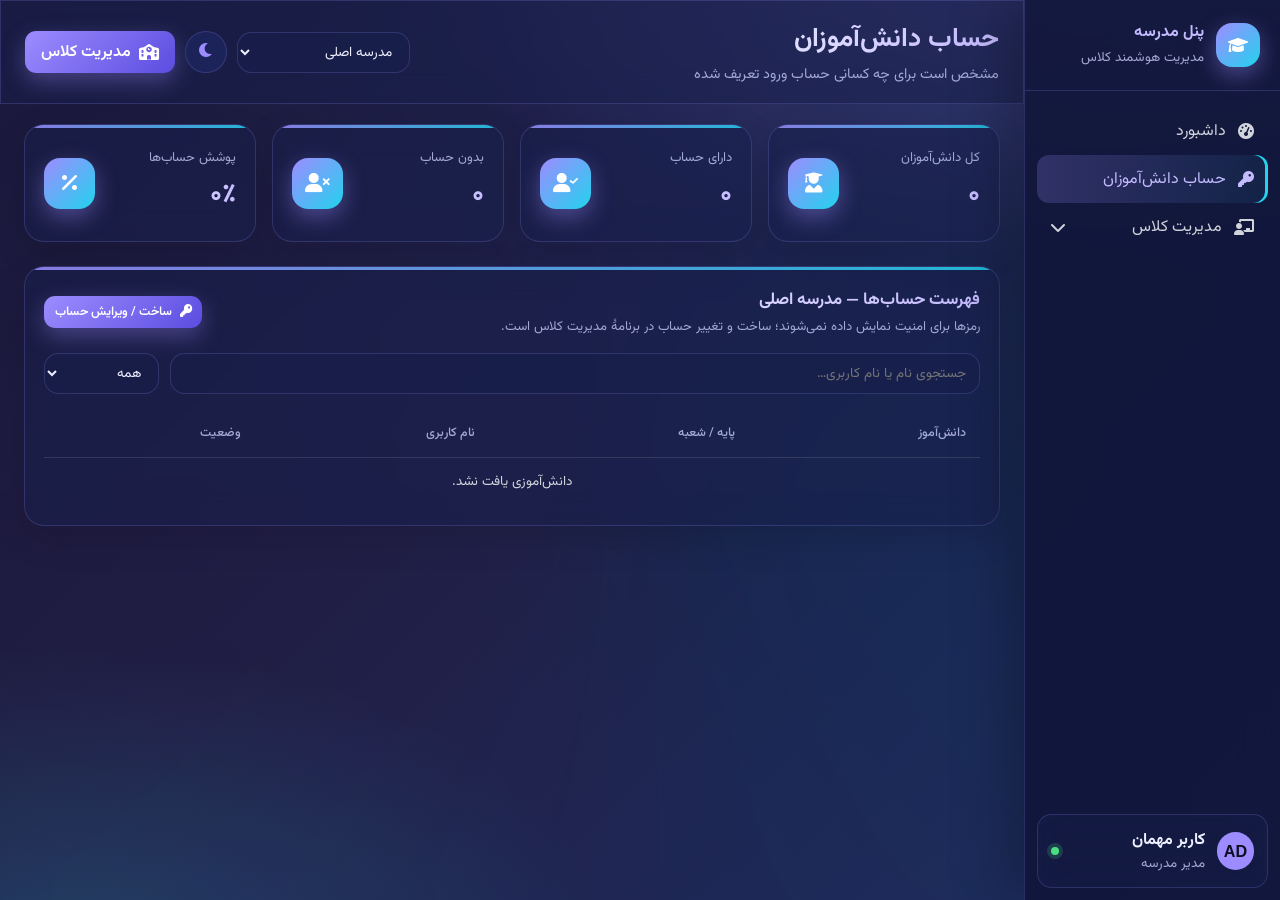
<file: pages/accounts/index.html>
<!doctype html>
<html lang="fa" dir="rtl">
<head>
  <meta charset="utf-8">
  <meta name="viewport" content="width=device-width, initial-scale=1">
  <title>حساب دانش‌آموزان | پنل مدرسه</title>
  <link rel="stylesheet" href="../../assets/css/font-awesome.min.css">
  <link rel="stylesheet" href="../../assets/css/vazirmatn.css">
  <link rel="stylesheet" href="../../assets/css/app.css">
  <link rel="icon" type="image/svg+xml" href="../../assets/images/favicon.svg">
</head>
<body data-root="../../" data-page="accounts" data-title="حساب دانش‌آموزان" data-subtitle="مشخص است برای چه کسانی حساب ورود تعریف شده">
  <main class="page-content" data-app-shell>
    <section class="grid grid-4 mb-2">
      <article class="card lift reveal"><div class="stat"><div><span class="stat-label">کل دانش‌آموزان</span><p class="stat-value" id="a-total">۰</p></div><span class="stat-icon"><i class="fas fa-user-graduate"></i></span></div></article>
      <article class="card lift reveal" style="--delay:60ms"><div class="stat"><div><span class="stat-label">دارای حساب</span><p class="stat-value" id="a-has">۰</p></div><span class="stat-icon"><i class="fas fa-user-check"></i></span></div></article>
      <article class="card lift reveal" style="--delay:120ms"><div class="stat"><div><span class="stat-label">بدون حساب</span><p class="stat-value" id="a-no">۰</p></div><span class="stat-icon"><i class="fas fa-user-times"></i></span></div></article>
      <article class="card lift reveal" style="--delay:180ms"><div class="stat"><div><span class="stat-label">پوشش حساب‌ها</span><p class="stat-value" id="a-pct">۰٪</p></div><span class="stat-icon"><i class="fas fa-percentage"></i></span></div></article>
    </section>
    <section class="card reveal">
      <div class="section-head"><div><h2>فهرست حساب‌ها — <span id="a-school"></span></h2><p>رمزها برای امنیت نمایش داده نمی‌شوند؛ ساخت و تغییر حساب در برنامهٔ مدیریت کلاس است.</p></div>
        <a class="btn btn-primary btn-sm" href="../school/index.html?tab=11"><i class="fas fa-key"></i> ساخت / ویرایش حساب</a></div>
      <div class="row-tools" style="display:flex;gap:.7rem;flex-wrap:wrap;margin-bottom:1rem">
        <input class="school-select" style="max-width:none;flex:1" id="a-q" placeholder="جستجوی نام یا نام کاربری…">
        <select class="school-select" id="a-f"><option value="">همه</option><option value="1">دارای حساب</option><option value="0">بدون حساب</option></select>
      </div>
      <div class="table-wrap"><table class="data-table responsive"><thead><tr><th>دانش‌آموز</th><th>پایه / شعبه</th><th>نام کاربری</th><th>وضعیت</th></tr></thead><tbody id="a-body"></tbody></table></div>
    </section>
  </main>
  <script src="../../assets/js/schools.js"></script>
  <script src="../../assets/js/app.js"></script>
  <script src="../../assets/js/accounts.js"></script>
</body>
</html>
</file>
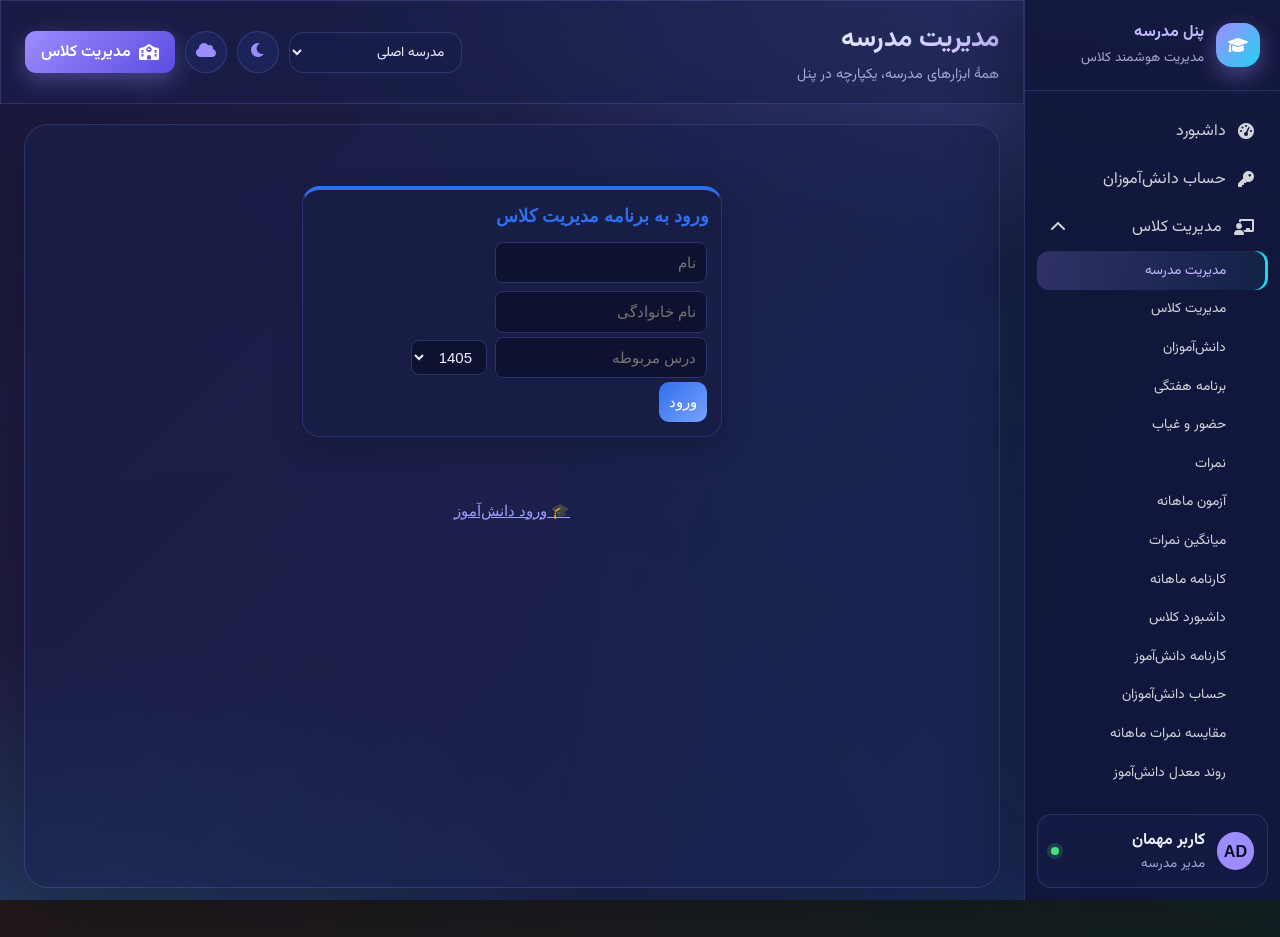
<file: pages/school/index.html>
<!doctype html>
<html lang="fa" dir="rtl">
<head>
  <meta charset="utf-8">
  <meta name="viewport" content="width=device-width, initial-scale=1">
  <title>مدیریت کلاس | پنل مدرسه</title>
  <link rel="stylesheet" href="../../assets/css/font-awesome.min.css">
  <link rel="stylesheet" href="../../assets/css/vazirmatn.css">
  <link rel="stylesheet" href="../../assets/css/app.css">
  <link rel="icon" type="image/svg+xml" href="../../assets/images/favicon.svg">
</head>
<body data-root="../../" data-page="school" data-subtitle="همهٔ ابزارهای مدرسه، یکپارچه در پنل">
  <main class="page-content" data-app-shell>
    <iframe id="school-frame" class="school-frame" title="مدیریت کلاس" allow="clipboard-write"></iframe>
  </main>
  <script src="../../assets/js/schools.js"></script>
  <script src="../../assets/js/app.js"></script>
</body>
</html>
</file>
<file: assets/css/vazirmatn.css>
@font-face {
    font-family: 'Vazirmatn';
    font-style: normal;
    font-weight: 300;
    font-display: swap;
    src: url('../fonts/vazirmatn/Vazirmatn-Light.ttf') format('truetype');
}

@font-face {
    font-family: 'Vazirmatn';
    font-style: normal;
    font-weight: 400;
    font-display: swap;
    src: url('../fonts/vazirmatn/Vazirmatn-Regular.ttf') format('truetype');
}

@font-face {
    font-family: 'Vazirmatn';
    font-style: normal;
    font-weight: 500;
    font-display: swap;
    src: url('../fonts/vazirmatn/Vazirmatn-Medium.ttf') format('truetype');
}

@font-face {
    font-family: 'Vazirmatn';
    font-style: normal;
    font-weight: 600;
    font-display: swap;
    src: url('../fonts/vazirmatn/Vazirmatn-SemiBold.ttf') format('truetype');
}

@font-face {
    font-family: 'Vazirmatn';
    font-style: normal;
    font-weight: 700;
    font-display: swap;
    src: url('../fonts/vazirmatn/Vazirmatn-Bold.ttf') format('truetype');
}
</file>
<file: assets/css/app.css>
:root {
  color-scheme: dark;
  --bg: #0f0f23;
  --surface: #1a1a2e;
  --surface-2: #16213e;
  --accent: #ffd700;
  --accent-soft: #ffed4e;
  --accent-dark: #b7791f;
  --text: #f3f4f6;
  --muted: #9ca3af;
  --line: rgba(var(--accent-rgb), .18);
  --danger: #f87171;
  --success: #4ade80;
  --info: #60a5fa;
}

* { box-sizing: border-box; font-family: "Vazirmatn", sans-serif; }
html { scroll-behavior: smooth; }
body {
  margin: 0;
  min-height: 100vh;
  color: var(--text);
  background:
    radial-gradient(circle at 12% 5%, rgba(var(--accent-rgb), .07), transparent 25rem),
    linear-gradient(135deg, var(--bg), var(--surface) 52%, var(--surface-2));
}
button, input, select, textarea { font: inherit; }
button, a { -webkit-tap-highlight-color: transparent; }
button { cursor: pointer; }
a { color: inherit; text-decoration: none; }
:focus-visible { outline: 2px solid var(--accent); outline-offset: 3px; }

.app-sidebar {
  position: fixed; inset: 0 0 0 auto; z-index: 50; width: 16rem;
  display: flex; flex-direction: column; background: var(--sidebar);
  border-left: 1px solid var(--line); box-shadow: -20px 0 50px rgba(0,0,0,.25);
  transition: transform .32s cubic-bezier(.2,.8,.2,1);
}
.brand { display: flex; align-items: center; gap: .75rem; padding: 1.25rem; border-bottom: 1px solid var(--line); }
.brand-mark { width: 2.75rem; height: 2.75rem; display: grid; place-items: center; border-radius: 1rem; color: var(--bg); background: linear-gradient(135deg,var(--accent),var(--accent-dark)); box-shadow: 0 0 22px rgba(var(--accent-rgb),.22); }
.brand strong { color: var(--accent); display: block; }
.brand small, .profile small { color: var(--muted); }
.sidebar-nav { flex: 1; overflow-y: auto; padding: 1rem .75rem; scrollbar-width: thin; scrollbar-color: var(--accent-dark) transparent; }
.nav-link, .nav-group-toggle {
  width: 100%; display: flex; align-items: center; gap: .8rem; padding: .72rem .85rem;
  border: 0; border-radius: .75rem; color: #d1d5db; background: transparent; text-align: right;
  transition: color .2s, background .2s, transform .2s;
}
.nav-link:hover, .nav-group-toggle:hover { color: var(--accent); background: rgba(var(--accent-rgb),.07); transform: translateX(-2px); }
.nav-link.active { color: var(--accent); background: linear-gradient(90deg,rgba(var(--accent-rgb),.12),rgba(var(--accent-rgb),.04)); box-shadow: inset -3px 0 var(--accent); }
.nav-group-toggle .chevron { margin-right: auto; transition: transform .25s; }
.nav-group.open .chevron { transform: rotate(180deg); }
.nav-submenu { display: grid; grid-template-rows: 0fr; transition: grid-template-rows .25s ease; }
.nav-group.open .nav-submenu { grid-template-rows: 1fr; }
.nav-submenu > div { overflow: hidden; }
.nav-submenu .nav-link { padding: .55rem 2.65rem .55rem .75rem; font-size: .86rem; }
.sidebar-profile { margin: .75rem; padding: .8rem; display: flex; align-items: center; gap: .7rem; background: var(--surface-2); border: 1px solid var(--line); border-radius: .9rem; }
.sidebar-profile img { width: 2.35rem; height: 2.35rem; border-radius: 50%; }
.profile-status { width: .5rem; height: .5rem; margin-right: auto; border-radius: 50%; background: var(--success); box-shadow: 0 0 8px var(--success); }
.sidebar-overlay { position: fixed; inset: 0; z-index: 40; visibility: hidden; opacity: 0; background: rgba(0,0,0,.58); backdrop-filter: blur(3px); transition: .25s; }
.menu-button { display: none; position: fixed; top: 1rem; right: 1rem; z-index: 60; width: 2.75rem; height: 2.75rem; border: 0; border-radius: 50%; background: var(--accent); color: var(--bg); box-shadow: 0 8px 25px rgba(0,0,0,.3); }

.app-main { min-height: 100vh; margin-right: 16rem; }
.app-header {
  position: sticky; top: 0; z-index: 30; display: flex; align-items: center; justify-content: space-between; gap: 1rem;
  padding: 1.1rem 1.5rem; background: rgba(26,26,46,.76); border-bottom: 1px solid var(--line); backdrop-filter: blur(16px);
}
.page-title h1 { margin: 0; color: var(--accent); font-size: clamp(1.25rem,3vw,1.65rem); }
.page-title p { margin: .2rem 0 0; color: var(--muted); font-size: .9rem; }
.header-actions { display: flex; align-items: center; gap: .65rem; }
.icon-button { position: relative; width: 2.6rem; height: 2.6rem; border: 1px solid var(--line); border-radius: 50%; color: var(--accent); background: var(--surface-2); transition: .2s; }
.icon-button:hover { color: var(--bg); background: var(--accent); transform: translateY(-2px); }
.notification-dot { position: absolute; top: -.15rem; left: -.1rem; min-width: 1.1rem; height: 1.1rem; display: grid; place-items: center; border-radius: 1rem; color: white; background: #ef4444; font-size: .66rem; }
.page-content { width: min(100%, 1600px); margin-inline: auto; padding: 1.25rem 1.5rem 2.5rem; }

.grid { display: grid; gap: 1rem; }
.grid-2 { grid-template-columns: repeat(2,minmax(0,1fr)); }
.grid-3 { grid-template-columns: repeat(3,minmax(0,1fr)); }
.grid-4 { grid-template-columns: repeat(4,minmax(0,1fr)); }
.span-2 { grid-column: span 2; }
.mb-1 { margin-bottom: 1rem; }
.mb-2 { margin-bottom: 1.5rem; }

.card {
  position: relative; overflow: hidden; padding: 1.2rem; border: 1px solid var(--line); border-radius: 1rem;
  background: linear-gradient(145deg,rgba(26,26,46,.98),rgba(22,33,62,.9)); box-shadow: 0 12px 35px rgba(0,0,0,.13);
}
.lift { transition: transform .25s, box-shadow .25s, border-color .25s; }
.lift:hover { transform: translateY(-4px); border-color: rgba(var(--accent-rgb),.38); box-shadow: 0 18px 40px rgba(0,0,0,.23),0 0 20px rgba(var(--accent-rgb),.06); }
.section-head { display: flex; align-items: center; justify-content: space-between; flex-wrap: wrap; gap: .8rem; margin-bottom: 1rem; }
.section-head h2, .section-head h3 { margin: 0; color: var(--accent); font-size: 1.05rem; }
.section-head p { margin: .25rem 0 0; color: var(--muted); font-size: .82rem; }
.stat { display: flex; align-items: center; justify-content: space-between; gap: 1rem; }
.stat-label { color: var(--muted); font-size: .82rem; }
.stat-value { margin: .3rem 0; color: var(--accent); font-size: clamp(1.25rem,3vw,1.7rem); font-weight: 700; }
.trend { font-size: .75rem; color: var(--success); }
.trend.down { color: var(--danger); }
.stat-icon { flex: 0 0 auto; width: 3.2rem; height: 3.2rem; display: grid; place-items: center; border-radius: 1rem; background: rgba(var(--accent-rgb),.1); color: var(--accent); font-size: 1.25rem; }

.btn { min-height: 2.55rem; display: inline-flex; align-items: center; justify-content: center; gap: .5rem; padding: .55rem 1rem; border: 1px solid transparent; border-radius: .7rem; font-weight: 600; transition: .2s; }
.btn:hover { transform: translateY(-2px); }
.btn-primary { color: var(--bg); background: linear-gradient(135deg,var(--accent),var(--accent-dark)); box-shadow: 0 8px 20px rgba(var(--accent-rgb),.13); }
.btn-secondary { color: var(--accent); background: rgba(var(--accent-rgb),.08); border-color: var(--line); }
.btn-danger { color: #fecaca; background: rgba(239,68,68,.12); border-color: rgba(239,68,68,.25); }
.btn-sm { min-height: 2rem; padding: .35rem .65rem; font-size: .78rem; }
.toolbar { display: flex; align-items: center; flex-wrap: wrap; gap: .7rem; }
.toolbar .field { flex: 1 1 12rem; }

.field { display: grid; gap: .4rem; }
.field label { color: #d1d5db; font-size: .82rem; font-weight: 500; }
.input, .select, .textarea {
  width: 100%; min-height: 2.7rem; padding: .62rem .8rem; color: var(--text); background: rgba(15,15,35,.62);
  border: 1px solid rgba(156,163,175,.22); border-radius: .68rem; transition: border-color .2s,box-shadow .2s;
}
.textarea { min-height: 7rem; resize: vertical; }
.input:focus, .select:focus, .textarea:focus { outline: 0; border-color: var(--accent); box-shadow: 0 0 0 3px rgba(var(--accent-rgb),.09); }
.input::placeholder, .textarea::placeholder { color: #6b7280; }
.form-grid { display: grid; grid-template-columns: repeat(2,minmax(0,1fr)); gap: 1rem; }
.field-full { grid-column: 1 / -1; }
.switch { display: inline-flex; align-items: center; gap: .6rem; cursor: pointer; }
.switch input { position: absolute; opacity: 0; }
.switch-track { width: 2.65rem; height: 1.4rem; padding: .18rem; border-radius: 2rem; background: #374151; transition: .2s; }
.switch-track::after { content: ""; display: block; width: 1.04rem; height: 1.04rem; border-radius: 50%; background: white; transition: transform .2s; }
.switch input:checked + .switch-track { background: var(--accent-dark); }
.switch input:checked + .switch-track::after { transform: translateX(-1.25rem); }

.table-wrap { overflow-x: auto; scrollbar-width: thin; scrollbar-color: var(--accent-dark) var(--surface); }
.data-table { width: 100%; min-width: 680px; border-collapse: collapse; }
.data-table th { padding: .85rem; color: var(--muted); font-size: .78rem; font-weight: 500; text-align: right; border-bottom: 1px solid rgba(156,163,175,.2); }
.data-table td { padding: .85rem; color: #d1d5db; font-size: .84rem; border-bottom: 1px solid rgba(156,163,175,.1); }
.data-table tbody tr { transition: background .2s; }
.data-table tbody tr:hover { background: rgba(var(--accent-rgb),.035); }
.data-table tr:last-child td { border-bottom: 0; }
.entity { display: flex; align-items: center; gap: .65rem; }
.entity-avatar { width: 2.2rem; height: 2.2rem; display: grid; place-items: center; border-radius: .7rem; color: var(--accent); background: rgba(var(--accent-rgb),.1); }
.badge { display: inline-flex; align-items: center; gap: .3rem; padding: .28rem .55rem; border-radius: 2rem; font-size: .72rem; white-space: nowrap; }
.badge.success { color: var(--success); background: rgba(34,197,94,.12); }
.badge.warning { color: var(--accent); background: rgba(var(--accent-rgb),.11); }
.badge.info { color: var(--info); background: rgba(59,130,246,.13); }
.badge.danger { color: var(--danger); background: rgba(239,68,68,.12); }
.actions { display: flex; align-items: center; gap: .35rem; }
.action-btn { width: 2rem; height: 2rem; border: 0; border-radius: .55rem; color: var(--muted); background: var(--surface-2); transition: .2s; }
.action-btn:hover { color: var(--accent); background: rgba(var(--accent-rgb),.1); }

.chart { min-height: 240px; display: flex; align-items: flex-end; gap: clamp(.45rem,2vw,1rem); padding: 1.3rem .4rem .3rem; border-bottom: 1px solid rgba(156,163,175,.18); }
.chart-bar { position: relative; flex: 1; min-width: 1rem; height: var(--value); max-width: 3rem; border-radius: .55rem .55rem 0 0; background: linear-gradient(to top,var(--accent-dark),var(--accent)); animation: grow .8s both; transform-origin: bottom; }
.chart-bar:hover { filter: brightness(1.15); }
.chart-bar::after { content: attr(data-label); position: absolute; bottom: -1.7rem; left: 50%; transform: translateX(-50%); color: var(--muted); font-size: .68rem; }
.progress { height: .5rem; overflow: hidden; border-radius: 1rem; background: rgba(156,163,175,.12); }
.progress > span { display: block; height: 100%; width: var(--value); border-radius: inherit; background: linear-gradient(90deg,var(--accent-dark),var(--accent)); }
.list { display: grid; gap: .75rem; }
.list-item { display: flex; align-items: center; gap: .75rem; padding-bottom: .75rem; border-bottom: 1px solid rgba(156,163,175,.1); }
.list-item:last-child { padding-bottom: 0; border-bottom: 0; }
.list-icon { width: 2.3rem; height: 2.3rem; display: grid; place-items: center; flex: 0 0 auto; border-radius: .75rem; color: var(--accent); background: rgba(var(--accent-rgb),.09); }
.list-copy { min-width: 0; flex: 1; }
.list-copy strong { display: block; font-size: .85rem; }
.list-copy small { color: var(--muted); }

.pagination { display: flex; align-items: center; justify-content: space-between; flex-wrap: wrap; gap: .7rem; margin-top: 1rem; color: var(--muted); font-size: .78rem; }
.pagination-controls { display: flex; gap: .3rem; }
.page-btn { min-width: 2rem; height: 2rem; border: 1px solid var(--line); border-radius: .5rem; color: var(--muted); background: transparent; }
.page-btn.active, .page-btn:hover { color: var(--bg); background: var(--accent); }
.empty-state { padding: 2.5rem 1rem; text-align: center; color: var(--muted); }
.empty-state i { display: block; margin-bottom: .7rem; color: var(--accent); font-size: 2rem; }

.modal-backdrop { position: fixed; inset: 0; z-index: 100; display: grid; place-items: center; padding: 1rem; visibility: hidden; opacity: 0; background: rgba(0,0,0,.7); backdrop-filter: blur(5px); transition: .2s; }
.modal-backdrop.open { visibility: visible; opacity: 1; }
.modal { width: min(100%, 34rem); max-height: 88vh; overflow-y: auto; padding: 1.25rem; border: 1px solid var(--line); border-radius: 1rem; background: var(--surface); transform: translateY(20px) scale(.98); transition: .25s; }
.modal-backdrop.open .modal { transform: none; }
.modal-head { display: flex; align-items: center; justify-content: space-between; margin-bottom: 1rem; }
.modal-head h2 { margin: 0; color: var(--accent); font-size: 1.1rem; }
.toast-stack { position: fixed; left: 1rem; bottom: 1rem; z-index: 120; display: grid; gap: .6rem; }
.toast { display: flex; align-items: center; gap: .65rem; max-width: 22rem; padding: .85rem 1rem; border: 1px solid var(--line); border-radius: .8rem; color: var(--text); background: var(--surface-2); box-shadow: 0 15px 35px rgba(0,0,0,.3); animation: toast-in .3s both; }
.toast i { color: var(--success); }
.reveal { opacity: 0; transform: translateY(15px); animation: reveal .55s forwards; animation-delay: var(--delay,0ms); }

@keyframes reveal { to { opacity: 1; transform: none; } }
@keyframes grow { from { transform: scaleY(0); } to { transform: scaleY(1); } }
@keyframes toast-in { from { opacity: 0; transform: translateX(-15px); } }

@media (max-width: 1100px) {
  .grid-4 { grid-template-columns: repeat(2,minmax(0,1fr)); }
  .grid-3 { grid-template-columns: repeat(2,minmax(0,1fr)); }
}
@media (max-width: 900px) {
  .app-sidebar { transform: translateX(102%); }
  body.sidebar-open .app-sidebar { transform: none; }
  body.sidebar-open .sidebar-overlay { visibility: visible; opacity: 1; }
  .menu-button { display: grid; place-items: center; }
  .app-main { margin-right: 0; }
  .app-header { padding-right: 4.5rem; }
}
@media (max-width: 640px) {
  .page-content { padding: 1rem .8rem 2rem; }
  .app-header { align-items: flex-start; padding-left: .8rem; }
  .page-title p { display: none; }
  .header-profile span { display: none; }
  .grid-2, .grid-3, .grid-4 { grid-template-columns: 1fr; }
  .span-2 { grid-column: auto; }
  .form-grid { grid-template-columns: 1fr; }
  .field-full { grid-column: auto; }
  .card { padding: 1rem; }
  .toolbar { align-items: stretch; }
  .toolbar > * { width: 100%; }
  .btn { width: 100%; }
  .actions .action-btn { width: 2.2rem; }
  .data-table.responsive { min-width: 0; }
  .data-table.responsive thead { display: none; }
  .data-table.responsive, .data-table.responsive tbody, .data-table.responsive tr, .data-table.responsive td { display: block; width: 100%; }
  .data-table.responsive tr { margin-bottom: .75rem; padding: .5rem; border: 1px solid var(--line); border-radius: .75rem; background: rgba(15,15,35,.35); }
  .data-table.responsive td { display: flex; justify-content: space-between; gap: 1rem; padding: .55rem; text-align: left; border-bottom: 1px solid rgba(156,163,175,.08); }
  .data-table.responsive td::before { content: attr(data-label); color: var(--muted); text-align: right; }
  .data-table.responsive td:last-child { border-bottom: 0; }
}
@media print {
  .app-sidebar, .app-header, .menu-button, .sidebar-overlay, .no-print { display: none !important; }
  .app-main { margin: 0; }
  body, .card { color: #111; background: #fff; box-shadow: none; }
}
@media (prefers-reduced-motion: reduce) {
  *, *::before, *::after { scroll-behavior: auto !important; animation-duration: .01ms !important; animation-iteration-count: 1 !important; transition-duration: .01ms !important; }
}

/* ================= Theme: Aurora (violet / cyan) ================= */
:root{color-scheme:dark;--bg:#0b0f2b;--surface:#141a42;--surface-2:#1c2358;--accent:#9d8cff;--accent-soft:#c4baff;--accent-dark:#5b4de0;--accent-2:#22d3ee;--accent-rgb:157,140,255;--text:#eef0ff;--muted:#a3a9d4;--line:rgba(157,140,255,.2);--sidebar:rgba(16,21,56,.88);--glass:rgba(24,31,76,.55)}
html[data-theme="light"]{color-scheme:light;--bg:#eef1ff;--surface:#fff;--surface-2:#f3f5ff;--accent:#5b4de0;--accent-soft:#7c6cf0;--accent-dark:#3f33b8;--accent-rgb:91,77,224;--text:#1c2040;--muted:#5b6280;--line:rgba(91,77,224,.18);--sidebar:rgba(255,255,255,.9);--glass:rgba(255,255,255,.72)}
body{background:radial-gradient(1200px 600px at 85% -10%,rgba(var(--accent-rgb),.28),transparent 60%),radial-gradient(900px 500px at 5% 105%,rgba(34,211,238,.18),transparent 60%),linear-gradient(135deg,var(--bg),var(--surface) 55%,var(--surface-2));background-attachment:fixed}
body::before{content:"";position:fixed;inset:-20%;z-index:-1;pointer-events:none;background:conic-gradient(from 0deg at 50% 50%,rgba(var(--accent-rgb),.10),rgba(34,211,238,.08),rgba(244,114,182,.07),rgba(var(--accent-rgb),.10));filter:blur(90px);animation:aurora 40s linear infinite}
@keyframes aurora{to{transform:rotate(360deg)}}
.card,.sidebar-profile,.app-header{background:var(--glass);backdrop-filter:blur(16px);-webkit-backdrop-filter:blur(16px);border:1px solid var(--line)}
.card{border-radius:1.25rem;position:relative;overflow:hidden;transition:transform .3s,box-shadow .3s,border-color .3s}
.card::before{content:"";position:absolute;inset:0 0 auto 0;height:3px;background:linear-gradient(90deg,var(--accent),var(--accent-2));opacity:.85}
.card:hover{box-shadow:0 18px 44px rgba(var(--accent-rgb),.22);border-color:rgba(var(--accent-rgb),.5)}
.app-sidebar{background:var(--sidebar);backdrop-filter:blur(18px)}
.brand-mark,.stat-icon{color:#fff;background:linear-gradient(135deg,var(--accent),var(--accent-2));box-shadow:0 8px 22px rgba(var(--accent-rgb),.4)}
.brand strong,.nav-link.active,.nav-link:hover,.nav-group-toggle:hover{color:var(--accent-soft)}
html[data-theme="light"] .nav-link,html[data-theme="light"] .nav-group-toggle{color:#3a4070}
.nav-link.active{background:linear-gradient(90deg,rgba(var(--accent-rgb),.22),rgba(34,211,238,.06));box-shadow:inset -3px 0 var(--accent-2)}
.btn-primary,.btn.btn-primary{color:#fff;border:0;background:linear-gradient(135deg,var(--accent),var(--accent-dark));box-shadow:0 8px 22px rgba(var(--accent-rgb),.35);transition:transform .2s,filter .2s}
.btn-primary:hover{transform:translateY(-2px);filter:brightness(1.12)}
.icon-button[hidden]{display:none}
.stat-value,h1,h2{background:linear-gradient(90deg,var(--text),var(--accent-soft));-webkit-background-clip:text;background-clip:text;-webkit-text-fill-color:transparent}
.school-frame{width:100%;height:calc(100vh - 8.5rem);min-height:520px;border:1px solid var(--line);border-radius:1.5rem;background:var(--glass);box-shadow:0 20px 60px rgba(0,0,0,.25);animation:rise .6s both}
@keyframes rise{from{opacity:0;transform:translateY(16px)}to{opacity:1;transform:none}}
.quick{display:flex;align-items:center;gap:.9rem;padding:1.1rem;transition:transform .25s}.quick:hover{transform:translateY(-4px) scale(1.01)}
.quick .stat-icon{flex:none;width:3rem;height:3rem;display:grid;place-items:center;border-radius:1rem}
.bars{display:grid;gap:.7rem}.bars .row{display:grid;grid-template-columns:7rem 1fr 2.5rem;align-items:center;gap:.7rem;font-size:.9rem}
.bars .track{height:.7rem;border-radius:1rem;background:rgba(var(--accent-rgb),.15);overflow:hidden}.bars .track span{display:block;height:100%;width:0;border-radius:1rem;background:linear-gradient(90deg,var(--accent),var(--accent-2));transition:width 1s cubic-bezier(.2,.8,.2,1)}
.empty-note{padding:1.2rem;text-align:center;color:var(--muted)}
@media (prefers-reduced-motion:reduce){body::before,.school-frame{animation:none}}
.profile strong,.profile small{display:block}
.profile-status{box-shadow:0 0 0 4px rgba(74,222,128,.18)}

.school-select{max-width:11rem;padding:.5rem .8rem;border-radius:.9rem;border:1px solid var(--line);background:var(--glass);color:var(--text);font-size:.85rem}
.school-select option{color:#111}
.chips{display:grid;grid-template-columns:repeat(auto-fit,minmax(7rem,1fr));gap:.7rem}.chip{padding:.7rem;border-radius:1rem;background:rgba(var(--accent-rgb),.1);text-align:center}.chip b{display:block;font-size:1.4rem}.chip small{color:var(--muted)}
.school-row{display:flex;align-items:center;gap:.8rem;padding:.7rem;border-radius:1rem;border:1px solid var(--line);margin-bottom:.6rem}.school-row.on{border-color:var(--accent-2);background:rgba(34,211,238,.08)}.school-row strong{flex:1}
</file>
